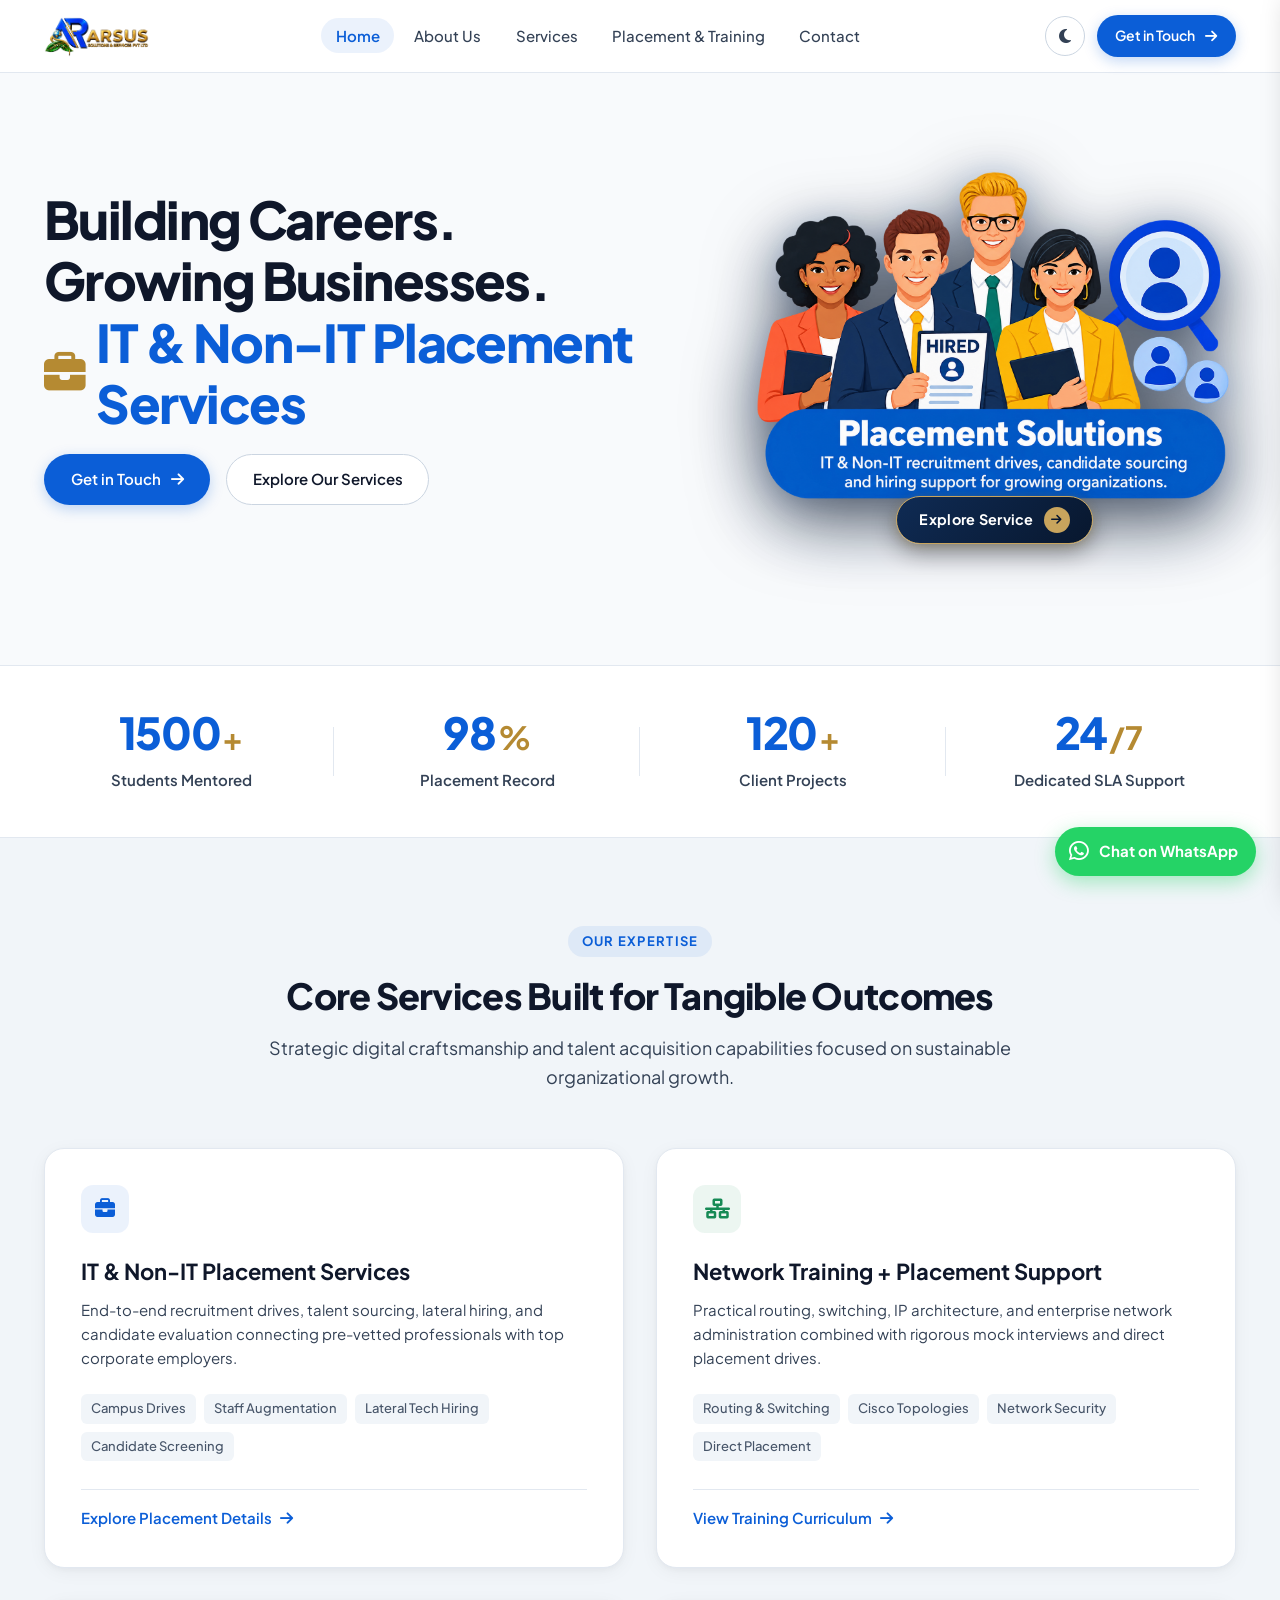
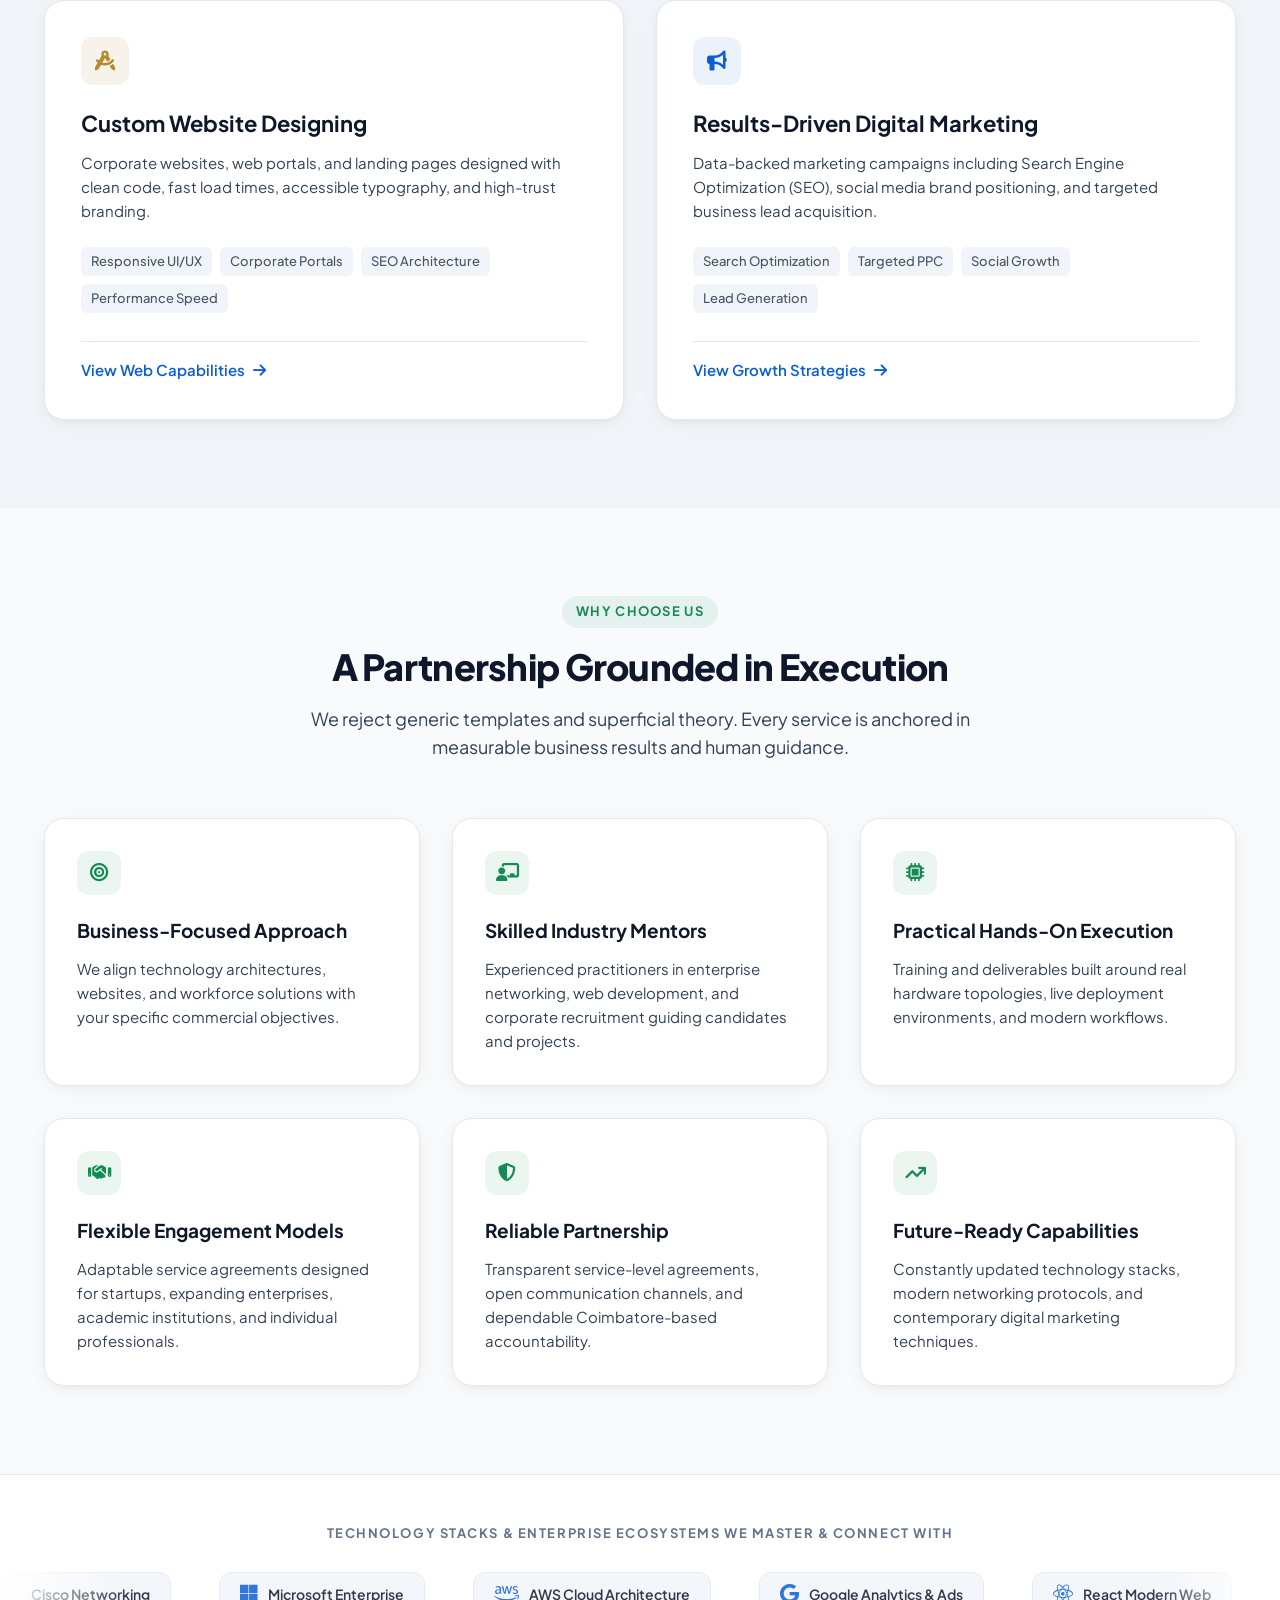
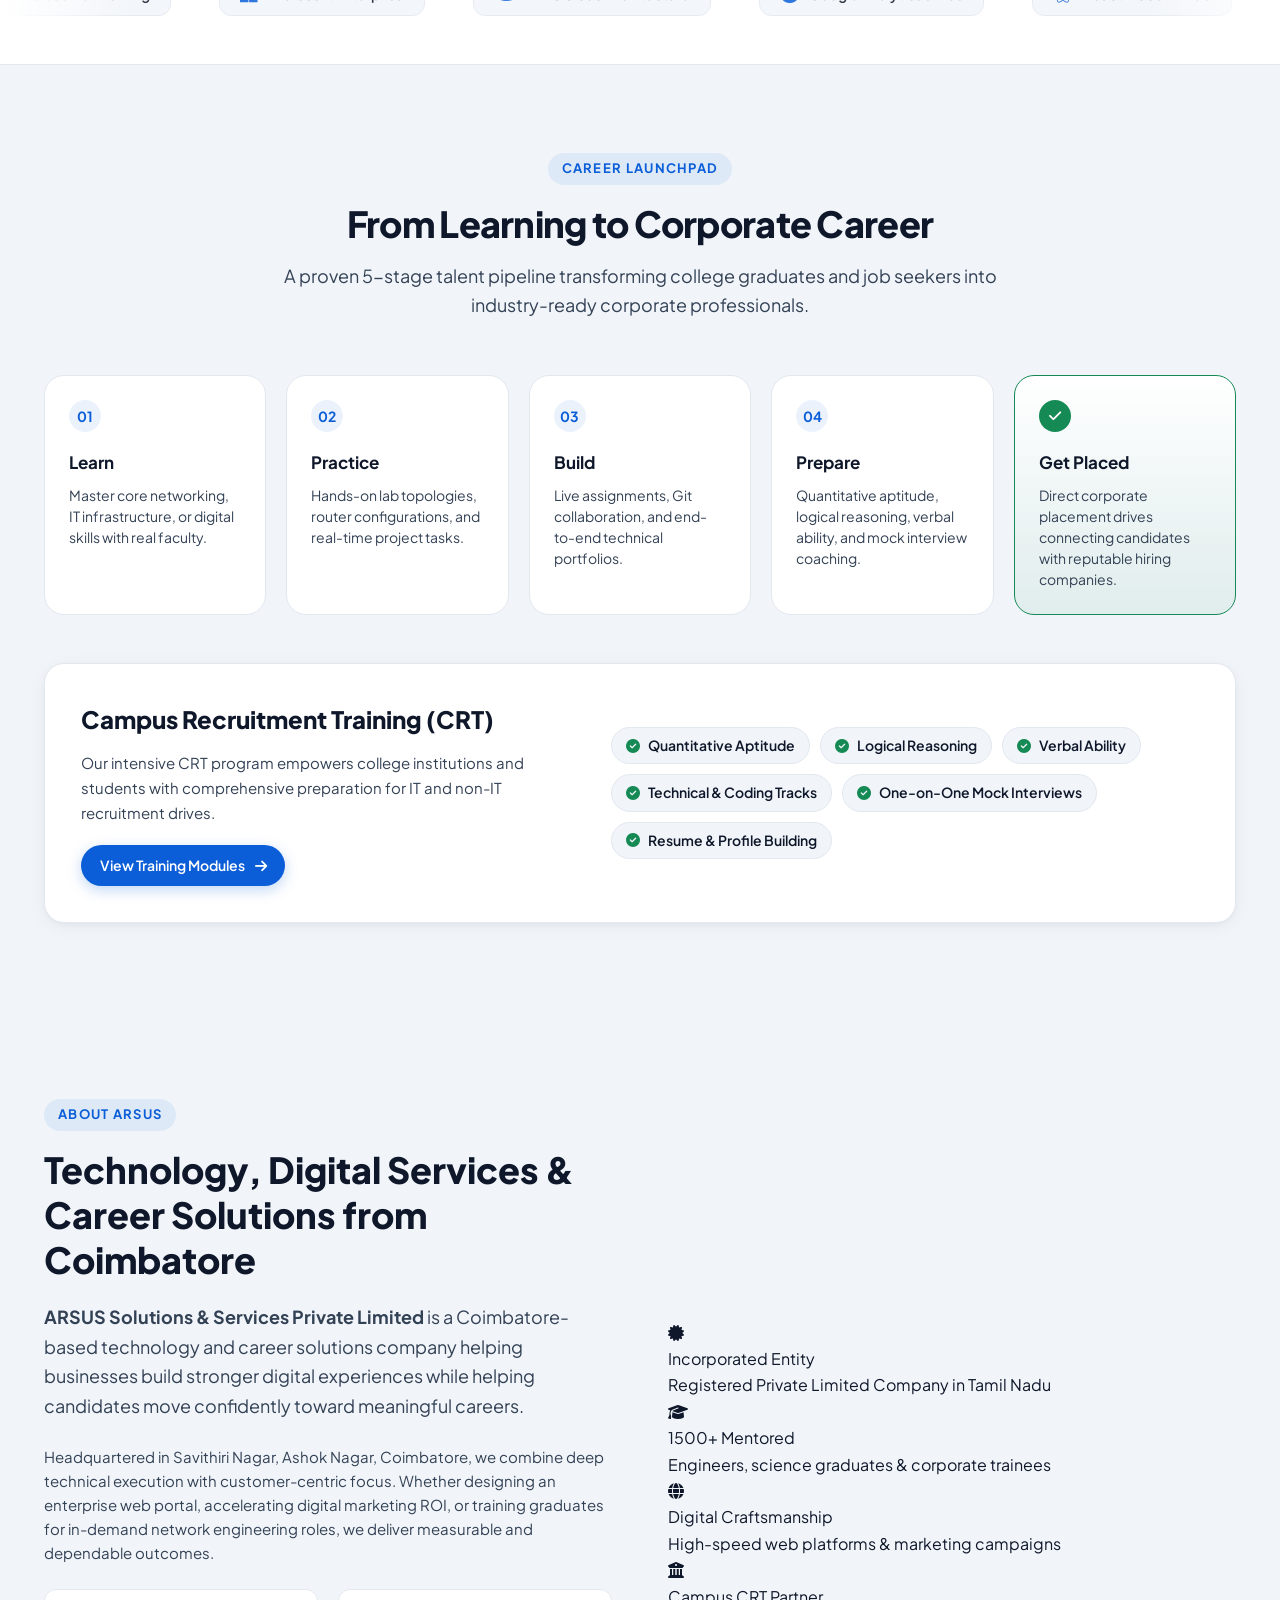
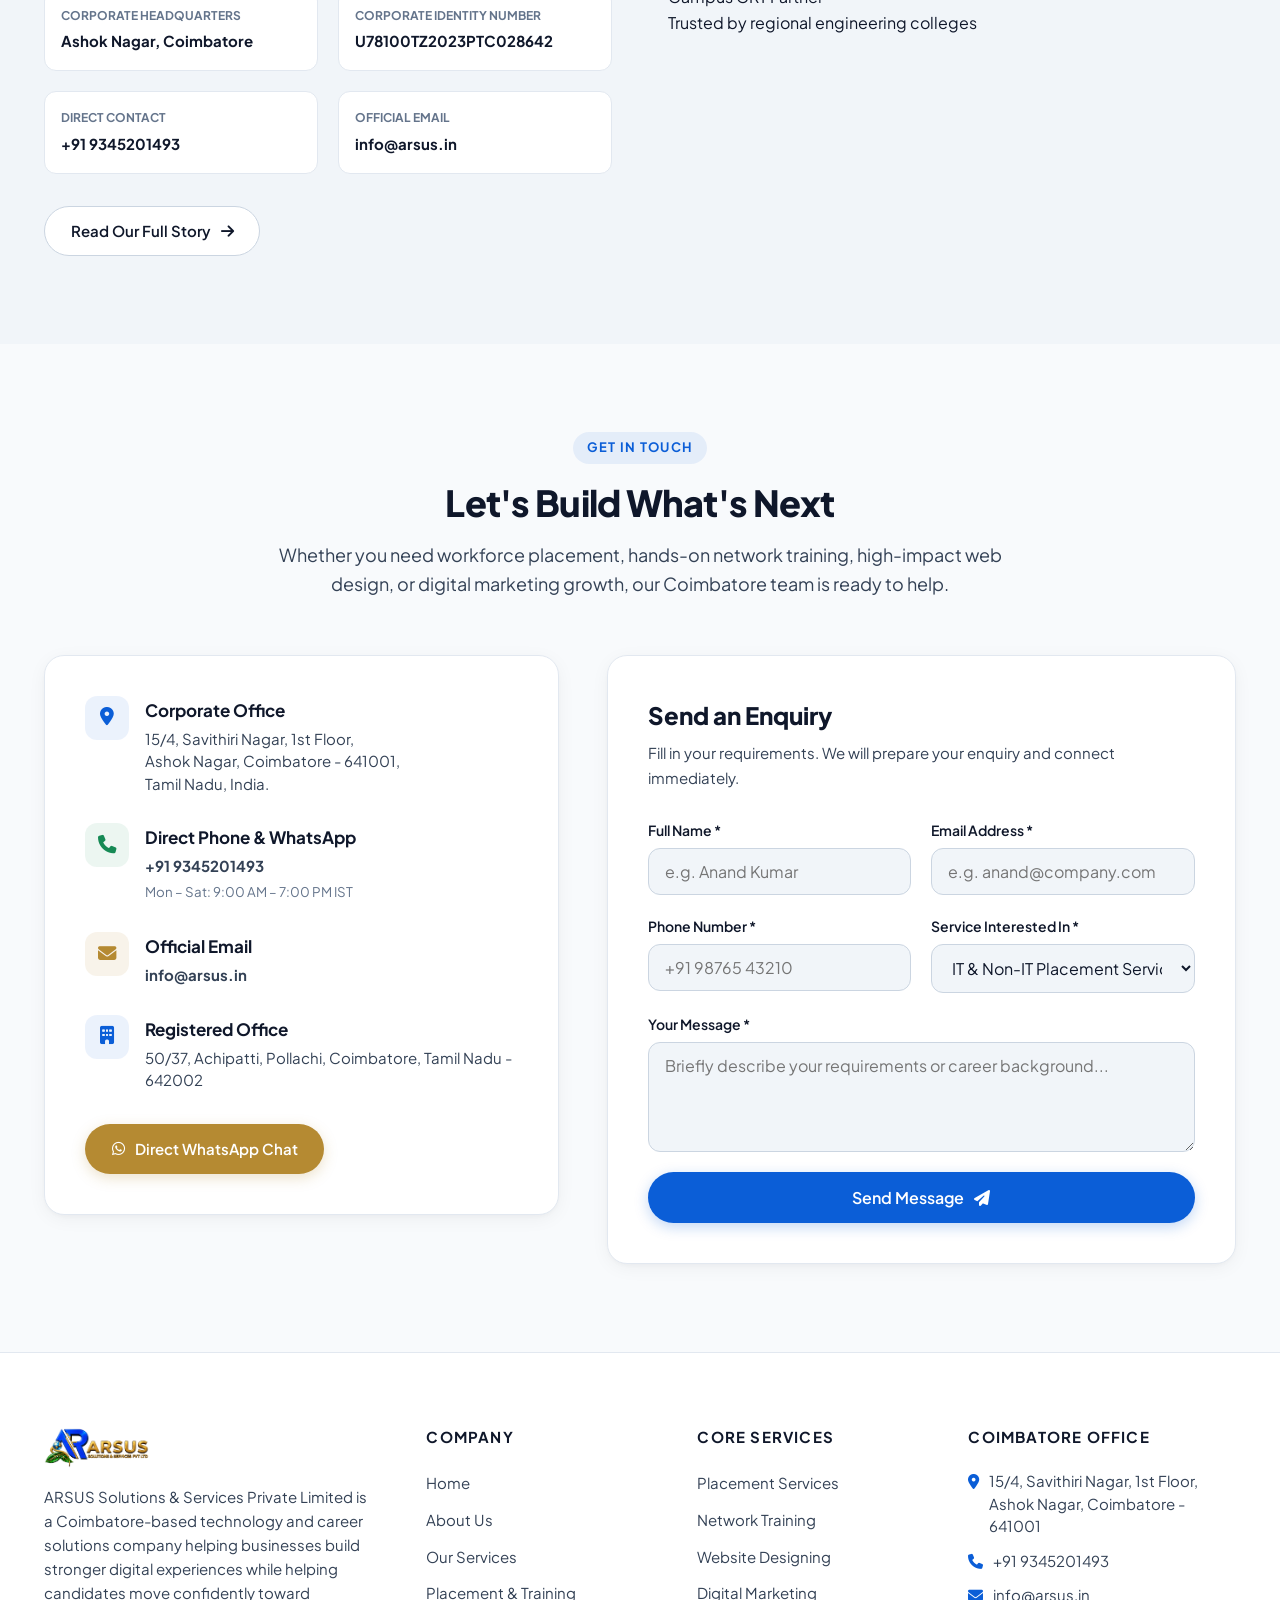
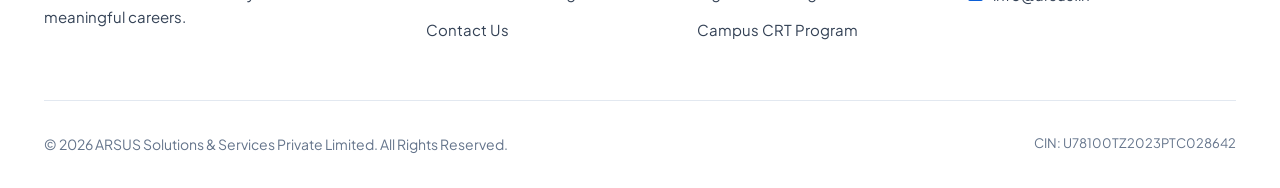
<file: index.html>
<!DOCTYPE html>
<html lang="en" data-theme="light">
<head>
  <meta charset="UTF-8" />
  <meta name="viewport" content="width=device-width, initial-scale=1.0" />
  <title>ARSUS Solutions & Services | Placement, Training & Digital Solutions</title>
  <meta name="description" content="ARSUS Solutions & Services Private Limited is a Coimbatore-based corporate partner specializing in IT & Non-IT Placement Services, Hands-on Network Training, Custom Website Designing, and Performance Digital Marketing." />
  
  <!-- Canonical & SEO -->
  <link rel="canonical" href="https://arsus.in/" />
  <meta property="og:title" content="ARSUS Solutions & Services | Placement, Training & Digital Solutions" />
  <meta property="og:description" content="Coimbatore's premier partner for IT & Non-IT Placement, Network Training with direct placement support, Website Designing, and Digital Marketing." />
  <meta property="og:type" content="website" />
  <meta property="og:url" content="https://arsus.in/" />
  <meta property="og:image" content="logo/favicon.png" />
  <meta name="twitter:card" content="summary_large_image" />

  <!-- Favicon -->
  <link rel="icon" type="image/png" href="logo/favicon.png" />
  <link rel="apple-touch-icon" href="logo/favicon.png" />

  <!-- Typography & Icons -->
  <link rel="preconnect" href="https://fonts.googleapis.com" />
  <link rel="preconnect" href="https://fonts.gstatic.com" crossorigin />
  <link href="https://fonts.googleapis.com/css2?family=Plus+Jakarta+Sans:wght@300;400;500;600;700;800&family=Literata:ital,opsz,wght@0,7..72,400;0,7..72,600;1,7..72,400&family=Space+Grotesk:wght@500;600;700&display=swap" rel="stylesheet" />
  <link rel="stylesheet" href="https://cdnjs.cloudflare.com/ajax/libs/font-awesome/6.5.1/css/all.min.css" />

  <!-- Core Stylesheet -->
  <link rel="stylesheet" href="style.css" />
</head>
<body>

  <!-- ==========================================================================
       01. STICKY MINIMAL NAVIGATION
       ========================================================================== -->
  <header class="site-header">
    <div class="nav-container">
      <a href="index.html" class="brand-link" title="ARSUS Solutions & Services">
        <img src="logo/logof2.png" alt="ARSUS Solutions & Services Logo" class="nav-brand-img" />
      </a>

      <!-- Desktop Nav -->
      <nav aria-label="Main Navigation">
        <ul class="nav-menu">
          <li><a href="index.html" class="nav-link active">Home</a></li>
          <li><a href="about.html" class="nav-link">About Us</a></li>
          <li><a href="services.html" class="nav-link">Services</a></li>
          <li><a href="placement-training.html" class="nav-link">Placement & Training</a></li>
          <li><a href="contact.html" class="nav-link">Contact</a></li>
        </ul>
      </nav>

      <!-- Nav Actions -->
      <div class="nav-actions">
        <button class="theme-toggle-btn" aria-label="Toggle Color Theme" title="Toggle Theme">
          <i class="fa-solid fa-moon"></i>
        </button>
        <a href="#contact" class="btn btn-primary btn-sm">
          <span>Get in Touch</span>
          <i class="fa-solid fa-arrow-right"></i>
        </a>
        <button class="mobile-toggle" id="mobile-toggle" aria-label="Open Navigation Menu">
          <i class="fa-solid fa-bars"></i>
        </button>
      </div>
    </div>
  </header>

  <!-- Mobile Drawer Overlay & Menu -->
  <div class="mobile-drawer-overlay" id="drawer-overlay"></div>
  <aside class="mobile-drawer" id="mobile-drawer" aria-label="Mobile Navigation">
    <div class="drawer-header">
      <img src="logo/logof2.png" alt="ARSUS Logo" class="drawer-brand-img" />
      <button class="drawer-close-btn" id="drawer-close" aria-label="Close Menu">
        <i class="fa-solid fa-xmark"></i>
      </button>
    </div>
    <ul class="drawer-nav-list">
      <li><a href="index.html" class="drawer-nav-link active">Home</a></li>
      <li><a href="about.html" class="drawer-nav-link">About Us</a></li>
      <li><a href="services.html" class="drawer-nav-link">Services</a></li>
      <li><a href="placement-training.html" class="drawer-nav-link">Placement & Training</a></li>
      <li><a href="contact.html" class="drawer-nav-link">Contact Us</a></li>
    </ul>
    <div class="drawer-footer">
      <a href="#contact" class="btn btn-primary w-full text-center">Get in Touch</a>
      <a href="tel:+919345201493" class="btn btn-secondary w-full text-center">
        <i class="fa-solid fa-phone"></i>
        <span>+91 9345201493</span>
      </a>
    </div>
  </aside>

  <main>
    <!-- ==========================================================================
         02. HERO / BANNER SECTION
         ========================================================================== -->
    <section id="hero" class="hero-section">
      <div class="container">
        <div class="hero-grid">
          <!-- Hero Left Column -->
          <div class="hero-content">
            <h1 class="hero-title">
              Building Careers.<br />
              Growing Businesses.<br />
              <span class="hero-rotator-box">
                <span class="hero-rotator-phrase active"><i class="fa-solid fa-briefcase"></i> IT &amp; Non-IT Placement Services</span>
                <span class="hero-rotator-phrase"><i class="fa-solid fa-network-wired"></i> Network Training + Placement Support</span>
                <span class="hero-rotator-phrase"><i class="fa-solid fa-laptop-code"></i> Custom Website Designing</span>
                <span class="hero-rotator-phrase"><i class="fa-solid fa-chart-line"></i> Performance Digital Marketing</span>
              </span>
            </h1>


            <div class="hero-actions">
              <a href="#contact" class="btn btn-primary">
                <span>Get in Touch</span>
                <i class="fa-solid fa-arrow-right"></i>
              </a>
              <a href="#expertise" class="btn btn-secondary">
                <span>Explore Our Services</span>
              </a>
            </div>
          </div>

          <!-- Hero Right Column: 4 Services Floating Stacked Deck (4s Shuffle Loop) -->
          <div class="hero-visual">
            <div class="hero-deck-container" id="hero-deck-container" aria-label="ARSUS Core Services Deck">
              <div class="hero-deck-stack" id="hero-deck-stack">
                <!-- Card 1: Placement Solutions -->
                <div class="deck-card pos-0" data-card-idx="0">
                  <div class="deck-card-visual">
                    <img src="card img/Placement Solutions Recruitment Team.png" alt="Placement Solutions Visual" class="deck-card-img" />
                    <a href="services.html#placement" class="card-action-link" aria-label="Explore Placement Service">
                      <span class="learn">Explore Service</span>
                      <span class="arrow"><i class="fa-solid fa-arrow-right"></i></span>
                    </a>
                  </div>
                </div>

                <!-- Card 2: Network Training -->
                <div class="deck-card pos-1" data-card-idx="1">
                  <div class="deck-card-visual">
                    <img src="card img/Network Training Collaboration Illustration.png" alt="Network Training Visual" class="deck-card-img" />
                    <a href="services.html#networking" class="card-action-link" aria-label="Explore Networking Service">
                      <span class="learn">Explore Service</span>
                      <span class="arrow"><i class="fa-solid fa-arrow-right"></i></span>
                    </a>
                  </div>
                </div>

                <!-- Card 3: Website Designing -->
                <div class="deck-card pos-2" data-card-idx="2">
                  <div class="deck-card-visual">
                    <img src="card img/Website Designing Team Banner.png" alt="Website Designing Visual" class="deck-card-img" />
                    <a href="services.html#web-design" class="card-action-link" aria-label="Explore Web Design Service">
                      <span class="learn">Explore Service</span>
                      <span class="arrow"><i class="fa-solid fa-arrow-right"></i></span>
                    </a>
                  </div>
                </div>

                <!-- Card 4: Digital Marketing -->
                <div class="deck-card pos-3" data-card-idx="3">
                  <div class="deck-card-visual">
                    <img src="card img/Digital Marketing Growth Team.png" alt="Digital Marketing Visual" class="deck-card-img" />
                    <a href="services.html#digital-marketing" class="card-action-link" aria-label="Explore Digital Marketing Service">
                      <span class="learn">Explore Service</span>
                      <span class="arrow"><i class="fa-solid fa-arrow-right"></i></span>
                    </a>
                  </div>
                </div>
              </div>
            </div>
          </div>
        </div>
      </div>
    </section>

    <!-- ==========================================================================
         03. IMPACT / TRUST STATISTICS (MOVED BELOW HERO)
         ========================================================================== -->
    <section class="stats-section" id="stats">
      <div class="container">
        <div class="stats-grid">
          <div class="stat-item">
            <div class="stat-number-wrap">
              <span class="stat-number" data-target="1500">1500</span>
              <span class="stat-suffix">+</span>
            </div>
            <span class="stat-label">Students Mentored</span>
          </div>

          <div class="stat-item">
            <div class="stat-number-wrap">
              <span class="stat-number" data-target="98">98</span>
              <span class="stat-suffix">%</span>
            </div>
            <span class="stat-label">Placement Record</span>
          </div>

          <div class="stat-item">
            <div class="stat-number-wrap">
              <span class="stat-number" data-target="120">120</span>
              <span class="stat-suffix">+</span>
            </div>
            <span class="stat-label">Client Projects</span>
          </div>

          <div class="stat-item">
            <div class="stat-number-wrap">
              <span class="stat-number" data-target="24">24</span>
              <span class="stat-suffix">/7</span>
            </div>
            <span class="stat-label">Dedicated SLA Support</span>
          </div>
        </div>
      </div>
    </section>

    <!-- ==========================================================================
         04. OUR EXPERTISE (THE 4 NEW CORE SERVICES)
         ========================================================================== -->
    <section class="section section-alt" id="expertise">
      <div class="container">
        <div class="section-header">
          <span class="section-eyebrow">OUR EXPERTISE</span>
          <h2 class="section-title">Core Services Built for Tangible Outcomes</h2>
          <p class="section-subtitle">
            Strategic digital craftsmanship and talent acquisition capabilities focused on sustainable organizational growth.
          </p>
        </div>

        <div class="services-grid-4">
          <!-- 01: IT / NON-IT PLACEMENT SERVICES -->
          <article class="service-card">
            <div class="service-card-top">
              <div class="service-icon-box blue">
                <i class="fa-solid fa-briefcase"></i>
              </div>
            </div>
            <h3 class="service-title">IT & Non-IT Placement Services</h3>
            <p class="service-desc">
              End-to-end recruitment drives, talent sourcing, lateral hiring, and candidate evaluation connecting pre-vetted professionals with top corporate employers.
            </p>

            <div class="service-tags">
              <span class="service-tag">Campus Drives</span>
              <span class="service-tag">Staff Augmentation</span>
              <span class="service-tag">Lateral Tech Hiring</span>
              <span class="service-tag">Candidate Screening</span>
            </div>

            <div class="service-card-action">
              <a href="services.html#placement" class="service-card-link">
                <span>Explore Placement Details</span>
                <i class="fa-solid fa-arrow-right"></i>
              </a>
            </div>
          </article>

          <!-- 02: NETWORK TRAINING + PLACEMENT SUPPORT -->
          <article class="service-card">
            <div class="service-card-top">
              <div class="service-icon-box green">
                <i class="fa-solid fa-network-wired"></i>
              </div>
            </div>
            <h3 class="service-title">Network Training + Placement Support</h3>
            <p class="service-desc">
              Practical routing, switching, IP architecture, and enterprise network administration combined with rigorous mock interviews and direct placement drives.
            </p>

            <div class="service-tags">
              <span class="service-tag">Routing & Switching</span>
              <span class="service-tag">Cisco Topologies</span>
              <span class="service-tag">Network Security</span>
              <span class="service-tag">Direct Placement</span>
            </div>

            <div class="service-card-action">
              <a href="services.html#networking" class="service-card-link">
                <span>View Training Curriculum</span>
                <i class="fa-solid fa-arrow-right"></i>
              </a>
            </div>
          </article>

          <!-- 03: WEBSITE DESIGNING -->
          <article class="service-card">
            <div class="service-card-top">
              <div class="service-icon-box gold">
                <i class="fa-solid fa-compass-drafting"></i>
              </div>
            </div>
            <h3 class="service-title">Custom Website Designing</h3>
            <p class="service-desc">
              Corporate websites, web portals, and landing pages designed with clean code, fast load times, accessible typography, and high-trust branding.
            </p>

            <div class="service-tags">
              <span class="service-tag">Responsive UI/UX</span>
              <span class="service-tag">Corporate Portals</span>
              <span class="service-tag">SEO Architecture</span>
              <span class="service-tag">Performance Speed</span>
            </div>

            <div class="service-card-action">
              <a href="services.html#web-design" class="service-card-link">
                <span>View Web Capabilities</span>
                <i class="fa-solid fa-arrow-right"></i>
              </a>
            </div>
          </article>

          <!-- 04: DIGITAL MARKETING -->
          <article class="service-card">
            <div class="service-card-top">
              <div class="service-icon-box blue">
                <i class="fa-solid fa-bullhorn"></i>
              </div>
            </div>
            <h3 class="service-title">Results-Driven Digital Marketing</h3>
            <p class="service-desc">
              Data-backed marketing campaigns including Search Engine Optimization (SEO), social media brand positioning, and targeted business lead acquisition.
            </p>

            <div class="service-tags">
              <span class="service-tag">Search Optimization</span>
              <span class="service-tag">Targeted PPC</span>
              <span class="service-tag">Social Growth</span>
              <span class="service-tag">Lead Generation</span>
            </div>

            <div class="service-card-action">
              <a href="services.html#digital-marketing" class="service-card-link">
                <span>View Growth Strategies</span>
                <i class="fa-solid fa-arrow-right"></i>
              </a>
            </div>
          </article>
        </div>
      </div>
    </section>

    <!-- ==========================================================================
         05. WHY ARSUS SECTION
         ========================================================================== -->
    <section class="section" id="why-arsus">
      <div class="container">
        <div class="section-header">
          <span class="section-eyebrow green">WHY CHOOSE US</span>
          <h2 class="section-title">A Partnership Grounded in Execution</h2>
          <p class="section-subtitle">
            We reject generic templates and superficial theory. Every service is anchored in measurable business results and human guidance.
          </p>
        </div>

        <div class="why-grid">
          <div class="why-card">
            <div class="why-icon"><i class="fa-solid fa-bullseye"></i></div>
            <h3 class="why-title">Business-Focused Approach</h3>
            <p class="why-desc">
              We align technology architectures, websites, and workforce solutions with your specific commercial objectives.
            </p>
          </div>

          <div class="why-card">
            <div class="why-icon"><i class="fa-solid fa-chalkboard-user"></i></div>
            <h3 class="why-title">Skilled Industry Mentors</h3>
            <p class="why-desc">
              Experienced practitioners in enterprise networking, web development, and corporate recruitment guiding candidates and projects.
            </p>
          </div>

          <div class="why-card">
            <div class="why-icon"><i class="fa-solid fa-microchip"></i></div>
            <h3 class="why-title">Practical Hands-On Execution</h3>
            <p class="why-desc">
              Training and deliverables built around real hardware topologies, live deployment environments, and modern workflows.
            </p>
          </div>

          <div class="why-card">
            <div class="why-icon"><i class="fa-solid fa-handshake"></i></div>
            <h3 class="why-title">Flexible Engagement Models</h3>
            <p class="why-desc">
              Adaptable service agreements designed for startups, expanding enterprises, academic institutions, and individual professionals.
            </p>
          </div>

          <div class="why-card">
            <div class="why-icon"><i class="fa-solid fa-shield-halved"></i></div>
            <h3 class="why-title">Reliable Partnership</h3>
            <p class="why-desc">
              Transparent service-level agreements, open communication channels, and dependable Coimbatore-based accountability.
            </p>
          </div>

          <div class="why-card">
            <div class="why-icon"><i class="fa-solid fa-arrow-trend-up"></i></div>
            <h3 class="why-title">Future-Ready Capabilities</h3>
            <p class="why-desc">
              Constantly updated technology stacks, modern networking protocols, and contemporary digital marketing techniques.
            </p>
          </div>
        </div>
      </div>
    </section>

    <!-- ==========================================================================
         06. TRUSTED BY / CLIENT LOGO MARQUEE (CONTINUOUS LOOP)
         ========================================================================== -->
    <section class="marquee-section" id="partners">
      <div class="marquee-header">
        <p>Technology Stacks & Enterprise Ecosystems We Master & Connect With</p>
      </div>

      <div class="marquee-track-wrap" aria-label="Technology & Placement Ecosystem">
        <!-- Duplicate set ensures 100% gapless infinite loop -->
        <div class="marquee-track">
          <div class="client-logo-item"><i class="fa-brands fa-cisco"></i> <span>Cisco Networking</span></div>
          <div class="client-logo-item"><i class="fa-brands fa-microsoft"></i> <span>Microsoft Enterprise</span></div>
          <div class="client-logo-item"><i class="fa-brands fa-aws"></i> <span>AWS Cloud Architecture</span></div>
          <div class="client-logo-item"><i class="fa-brands fa-google"></i> <span>Google Analytics & Ads</span></div>
          <div class="client-logo-item"><i class="fa-brands fa-react"></i> <span>React Modern Web</span></div>
          <div class="client-logo-item"><i class="fa-brands fa-node-js"></i> <span>Node.js Backend</span></div>
          <div class="client-logo-item"><i class="fa-brands fa-python"></i> <span>Python Data Systems</span></div>
          <div class="client-logo-item"><i class="fa-brands fa-linux"></i> <span>Linux Server Admin</span></div>
          <div class="client-logo-item"><i class="fa-brands fa-wordpress"></i> <span>WordPress Portals</span></div>
          
          <!-- Cloned Set for Seamless Infinite Loop -->
          <div class="client-logo-item"><i class="fa-brands fa-cisco"></i> <span>Cisco Networking</span></div>
          <div class="client-logo-item"><i class="fa-brands fa-microsoft"></i> <span>Microsoft Enterprise</span></div>
          <div class="client-logo-item"><i class="fa-brands fa-aws"></i> <span>AWS Cloud Architecture</span></div>
          <div class="client-logo-item"><i class="fa-brands fa-google"></i> <span>Google Analytics & Ads</span></div>
          <div class="client-logo-item"><i class="fa-brands fa-react"></i> <span>React Modern Web</span></div>
          <div class="client-logo-item"><i class="fa-brands fa-node-js"></i> <span>Node.js Backend</span></div>
          <div class="client-logo-item"><i class="fa-brands fa-python"></i> <span>Python Data Systems</span></div>
          <div class="client-logo-item"><i class="fa-brands fa-linux"></i> <span>Linux Server Admin</span></div>
          <div class="client-logo-item"><i class="fa-brands fa-wordpress"></i> <span>WordPress Portals</span></div>
        </div>
      </div>
    </section>

    <!-- ==========================================================================
         07. CAREER & PLACEMENT ECOSYSTEM (5-STAGE TIMELINE)
         ========================================================================== -->
    <section class="section section-alt" id="career">
      <div class="container">
        <div class="section-header">
          <span class="section-eyebrow">CAREER LAUNCHPAD</span>
          <h2 class="section-title">From Learning to Corporate Career</h2>
          <p class="section-subtitle">
            A proven 5-stage talent pipeline transforming college graduates and job seekers into industry-ready corporate professionals.
          </p>
        </div>

        <div class="career-timeline-grid">
          <div class="career-step-card">
            <div class="step-num-badge">01</div>
            <h3 class="step-title">Learn</h3>
            <p class="step-desc">Master core networking, IT infrastructure, or digital skills with real faculty.</p>
          </div>

          <div class="career-step-card">
            <div class="step-num-badge">02</div>
            <h3 class="step-title">Practice</h3>
            <p class="step-desc">Hands-on lab topologies, router configurations, and real-time project tasks.</p>
          </div>

          <div class="career-step-card">
            <div class="step-num-badge">03</div>
            <h3 class="step-title">Build</h3>
            <p class="step-desc">Live assignments, Git collaboration, and end-to-end technical portfolios.</p>
          </div>

          <div class="career-step-card">
            <div class="step-num-badge">04</div>
            <h3 class="step-title">Prepare</h3>
            <p class="step-desc">Quantitative aptitude, logical reasoning, verbal ability, and mock interview coaching.</p>
          </div>

          <div class="career-step-card highlight">
            <div class="step-num-badge"><i class="fa-solid fa-check"></i></div>
            <h3 class="step-title">Get Placed</h3>
            <p class="step-desc">Direct corporate placement drives connecting candidates with reputable hiring companies.</p>
          </div>
        </div>

        <!-- Campus Recruitment Training (CRT) Spotlight -->
        <div class="crt-banner">
          <div class="crt-content">
            <h3>Campus Recruitment Training (CRT)</h3>
            <p>
              Our intensive CRT program empowers college institutions and students with comprehensive preparation for IT and non-IT recruitment drives.
            </p>
            <a href="placement-training.html" class="btn btn-primary btn-sm">
              <span>View Training Modules</span>
              <i class="fa-solid fa-arrow-right"></i>
            </a>
          </div>
          <div class="crt-pills">
            <div class="crt-pill"><i class="fa-solid fa-circle-check"></i> Quantitative Aptitude</div>
            <div class="crt-pill"><i class="fa-solid fa-circle-check"></i> Logical Reasoning</div>
            <div class="crt-pill"><i class="fa-solid fa-circle-check"></i> Verbal Ability</div>
            <div class="crt-pill"><i class="fa-solid fa-circle-check"></i> Technical & Coding Tracks</div>
            <div class="crt-pill"><i class="fa-solid fa-circle-check"></i> One-on-One Mock Interviews</div>
            <div class="crt-pill"><i class="fa-solid fa-circle-check"></i> Resume & Profile Building</div>
          </div>
        </div>
      </div>
    </section>


    <!-- ==========================================================================
         09. ABOUT ARSUS SECTION (MOVED DOWN & REWRITTEN NATURALLY)
         ========================================================================== -->
    <section class="section section-alt" id="about">
      <div class="container">
        <div class="about-grid">
          <div class="about-content">
            <span class="section-eyebrow">ABOUT ARSUS</span>
            <h2>Technology, Digital Services & Career Solutions from Coimbatore</h2>
            <p class="about-lead">
              <strong>ARSUS Solutions & Services Private Limited</strong> is a Coimbatore-based technology and career solutions company helping businesses build stronger digital experiences while helping candidates move confidently toward meaningful careers.
            </p>
            <p class="why-desc" style="margin-bottom: 1.5rem;">
              Headquartered in Savithiri Nagar, Ashok Nagar, Coimbatore, we combine deep technical execution with customer-centric focus. Whether designing an enterprise web portal, accelerating digital marketing ROI, or training graduates for in-demand network engineering roles, we deliver measurable and dependable outcomes.
            </p>

            <div class="about-credentials">
              <div class="credential-item">
                <div class="title">Corporate Headquarters</div>
                <div class="val">Ashok Nagar, Coimbatore</div>
              </div>
              <div class="credential-item">
                <div class="title">Corporate Identity Number</div>
                <div class="val">U78100TZ2023PTC028642</div>
              </div>
              <div class="credential-item">
                <div class="title">Direct Contact</div>
                <div class="val">+91 9345201493</div>
              </div>
              <div class="credential-item">
                <div class="title">Official Email</div>
                <div class="val">info@arsus.in</div>
              </div>
            </div>

            <a href="about.html" class="btn btn-secondary">
              <span>Read Our Full Story</span>
              <i class="fa-solid fa-arrow-right"></i>
            </a>
          </div>

          <div class="about-visual">
            <div class="ecosystem-composition" style="max-width: 100%;">
              <div class="eco-card">
                <div class="eco-card-icon blue"><i class="fa-solid fa-certificate"></i></div>
                <div class="eco-card-title">Incorporated Entity</div>
                <div class="eco-card-sub">Registered Private Limited Company in Tamil Nadu</div>
              </div>
              <div class="eco-card">
                <div class="eco-card-icon green"><i class="fa-solid fa-graduation-cap"></i></div>
                <div class="eco-card-title">1500+ Mentored</div>
                <div class="eco-card-sub">Engineers, science graduates & corporate trainees</div>
              </div>
              <div class="eco-card">
                <div class="eco-card-icon gold"><i class="fa-solid fa-globe"></i></div>
                <div class="eco-card-title">Digital Craftsmanship</div>
                <div class="eco-card-sub">High-speed web platforms & marketing campaigns</div>
              </div>
              <div class="eco-card">
                <div class="eco-card-icon navy"><i class="fa-solid fa-building-columns"></i></div>
                <div class="eco-card-title">Campus CRT Partner</div>
                <div class="eco-card-sub">Trusted by regional engineering colleges</div>
              </div>
            </div>
          </div>
        </div>
      </div>
    </section>

    <!-- ==========================================================================
         10. CONTACT SECTION & WHATSAPP FORM
         ========================================================================== -->
    <section class="section" id="contact">
      <div class="container">
        <div class="section-header">
          <span class="section-eyebrow">GET IN TOUCH</span>
          <h2 class="section-title">Let's Build What's Next</h2>
          <p class="section-subtitle">
            Whether you need workforce placement, hands-on network training, high-impact web design, or digital marketing growth, our Coimbatore team is ready to help.
          </p>
        </div>

        <div class="contact-grid">
          <!-- Left Info Panel -->
          <div class="contact-info-panel">
            <div class="contact-block">
              <div class="contact-block-icon">
                <i class="fa-solid fa-location-dot"></i>
              </div>
              <div class="contact-block-body">
                <h4>Corporate Office</h4>
                <p>
                  15/4, Savithiri Nagar, 1st Floor,<br />
                  Ashok Nagar, Coimbatore - 641001,<br />
                  Tamil Nadu, India.
                </p>
              </div>
            </div>

            <div class="contact-block">
              <div class="contact-block-icon green">
                <i class="fa-solid fa-phone"></i>
              </div>
              <div class="contact-block-body">
                <h4>Direct Phone & WhatsApp</h4>
                <p><a href="tel:+919345201493"><strong>+91 9345201493</strong></a></p>
                <small style="color: var(--text-muted);">Mon – Sat: 9:00 AM – 7:00 PM IST</small>
              </div>
            </div>

            <div class="contact-block">
              <div class="contact-block-icon gold">
                <i class="fa-solid fa-envelope"></i>
              </div>
              <div class="contact-block-body">
                <h4>Official Email</h4>
                <p><a href="mailto:info@arsus.in"><strong>info@arsus.in</strong></a></p>
              </div>
            </div>

            <div class="contact-block">
              <div class="contact-block-icon">
                <i class="fa-solid fa-building"></i>
              </div>
              <div class="contact-block-body">
                <h4>Registered Office</h4>
                <p>50/37, Achipatti, Pollachi, Coimbatore, Tamil Nadu - 642002</p>
              </div>
            </div>

            <div style="margin-top: 2rem;">
              <a href="https://wa.me/919345201493?text=Hello%20ARSUS%20Team%2C%20I%20would%20like%20to%20know%20more%20about%20your%20services." target="_blank" rel="noopener noreferrer" class="btn btn-gold w-full text-center">
                <i class="fa-brands fa-whatsapp"></i>
                <span>Direct WhatsApp Chat</span>
              </a>
            </div>
          </div>

          <!-- Right Interactive Form with WhatsApp Pre-Fill Flow -->
          <div class="contact-form-panel">
            <div class="form-header">
              <h3>Send an Enquiry</h3>
              <p>Fill in your requirements. We will prepare your enquiry and connect immediately.</p>
            </div>

            <form id="contact-form" class="contact-form" novalidate>
              <div class="form-row">
                <div class="form-group">
                  <label class="form-label" for="form-name">Full Name *</label>
                  <input type="text" id="form-name" class="form-input" placeholder="e.g. Anand Kumar" required />
                </div>
                <div class="form-group">
                  <label class="form-label" for="form-email">Email Address *</label>
                  <input type="email" id="form-email" class="form-input" placeholder="e.g. anand@company.com" required />
                </div>
              </div>

              <div class="form-row">
                <div class="form-group">
                  <label class="form-label" for="form-phone">Phone Number *</label>
                  <input type="tel" id="form-phone" class="form-input" placeholder="+91 98765 43210" required />
                </div>
                <div class="form-group">
                  <label class="form-label" for="form-service">Service Interested In *</label>
                  <select id="form-service" class="form-select">
                    <option value="IT & Non-IT Placement Services">IT & Non-IT Placement Services</option>
                    <option value="Network Training + Placement Support">Network Training + Placement Support</option>
                    <option value="Website Designing">Website Designing</option>
                    <option value="Digital Marketing">Digital Marketing</option>
                    <option value="General Consultation">General Consultation</option>
                  </select>
                </div>
              </div>

              <div class="form-group">
                <label class="form-label" for="form-message">Your Message *</label>
                <textarea id="form-message" class="form-textarea" rows="4" placeholder="Briefly describe your requirements or career background..." required></textarea>
              </div>

              <button type="submit" class="btn btn-primary form-submit-btn">
                <span>Send Message</span>
                <i class="fa-solid fa-paper-plane"></i>
              </button>

              <div id="form-feedback" class="form-feedback" role="alert"></div>
            </form>
          </div>
        </div>
      </div>
    </section>
  </main>

  <!-- ==========================================================================
       11. MINIMAL CORPORATE FOOTER
       ========================================================================== -->
  <footer class="site-footer">
    <div class="container">
      <div class="footer-grid">
        <div class="footer-brand-col">
          <a href="index.html" class="brand-link">
            <img src="logo/logof2.png" alt="ARSUS Logo" class="footer-brand-img" />
          </a>
          <p class="footer-desc">
            ARSUS Solutions & Services Private Limited is a Coimbatore-based technology and career solutions company helping businesses build stronger digital experiences while helping candidates move confidently toward meaningful careers.
          </p>
        </div>

        <div class="footer-col">
          <h5>Company</h5>
          <ul class="footer-links">
            <li><a href="index.html">Home</a></li>
            <li><a href="about.html">About Us</a></li>
            <li><a href="services.html">Our Services</a></li>
            <li><a href="placement-training.html">Placement & Training</a></li>
            <li><a href="contact.html">Contact Us</a></li>
          </ul>
        </div>

        <div class="footer-col">
          <h5>Core Services</h5>
          <ul class="footer-links">
            <li><a href="services.html#placement">Placement Services</a></li>
            <li><a href="services.html#networking">Network Training</a></li>
            <li><a href="services.html#web-design">Website Designing</a></li>
            <li><a href="services.html#digital-marketing">Digital Marketing</a></li>
            <li><a href="placement-training.html">Campus CRT Program</a></li>
          </ul>
        </div>

        <div class="footer-col">
          <h5>Coimbatore Office</h5>
          <div class="footer-contact-item">
            <i class="fa-solid fa-location-dot"></i>
            <span>15/4, Savithiri Nagar, 1st Floor, Ashok Nagar, Coimbatore - 641001</span>
          </div>
          <div class="footer-contact-item">
            <i class="fa-solid fa-phone"></i>
            <a href="tel:+919345201493">+91 9345201493</a>
          </div>
          <div class="footer-contact-item">
            <i class="fa-solid fa-envelope"></i>
            <a href="mailto:info@arsus.in">info@arsus.in</a>
          </div>
        </div>
      </div>

      <div class="footer-bottom">
        <p>&copy; 2026 ARSUS Solutions & Services Private Limited. All Rights Reserved.</p>
        <span class="footer-cin">CIN: U78100TZ2023PTC028642</span>
      </div>
    </div>
  </footer>

  <!-- ==========================================================================
       12. FLOATING WHATSAPP BUTTON (BOTTOM RIGHT)
       ========================================================================== -->
  <a href="https://wa.me/919345201493?text=Hello%20ARSUS%20Team%2C%20I%20would%20like%20to%20know%20more%20about%20your%20services." target="_blank" rel="noopener noreferrer" class="floating-whatsapp" aria-label="Chat on WhatsApp" title="Chat on WhatsApp">
    <i class="fa-brands fa-whatsapp"></i>
    <span>Chat on WhatsApp</span>
  </a>

  <!-- Script -->
  <script src="app.js"></script>
</body>
</html>
</file>
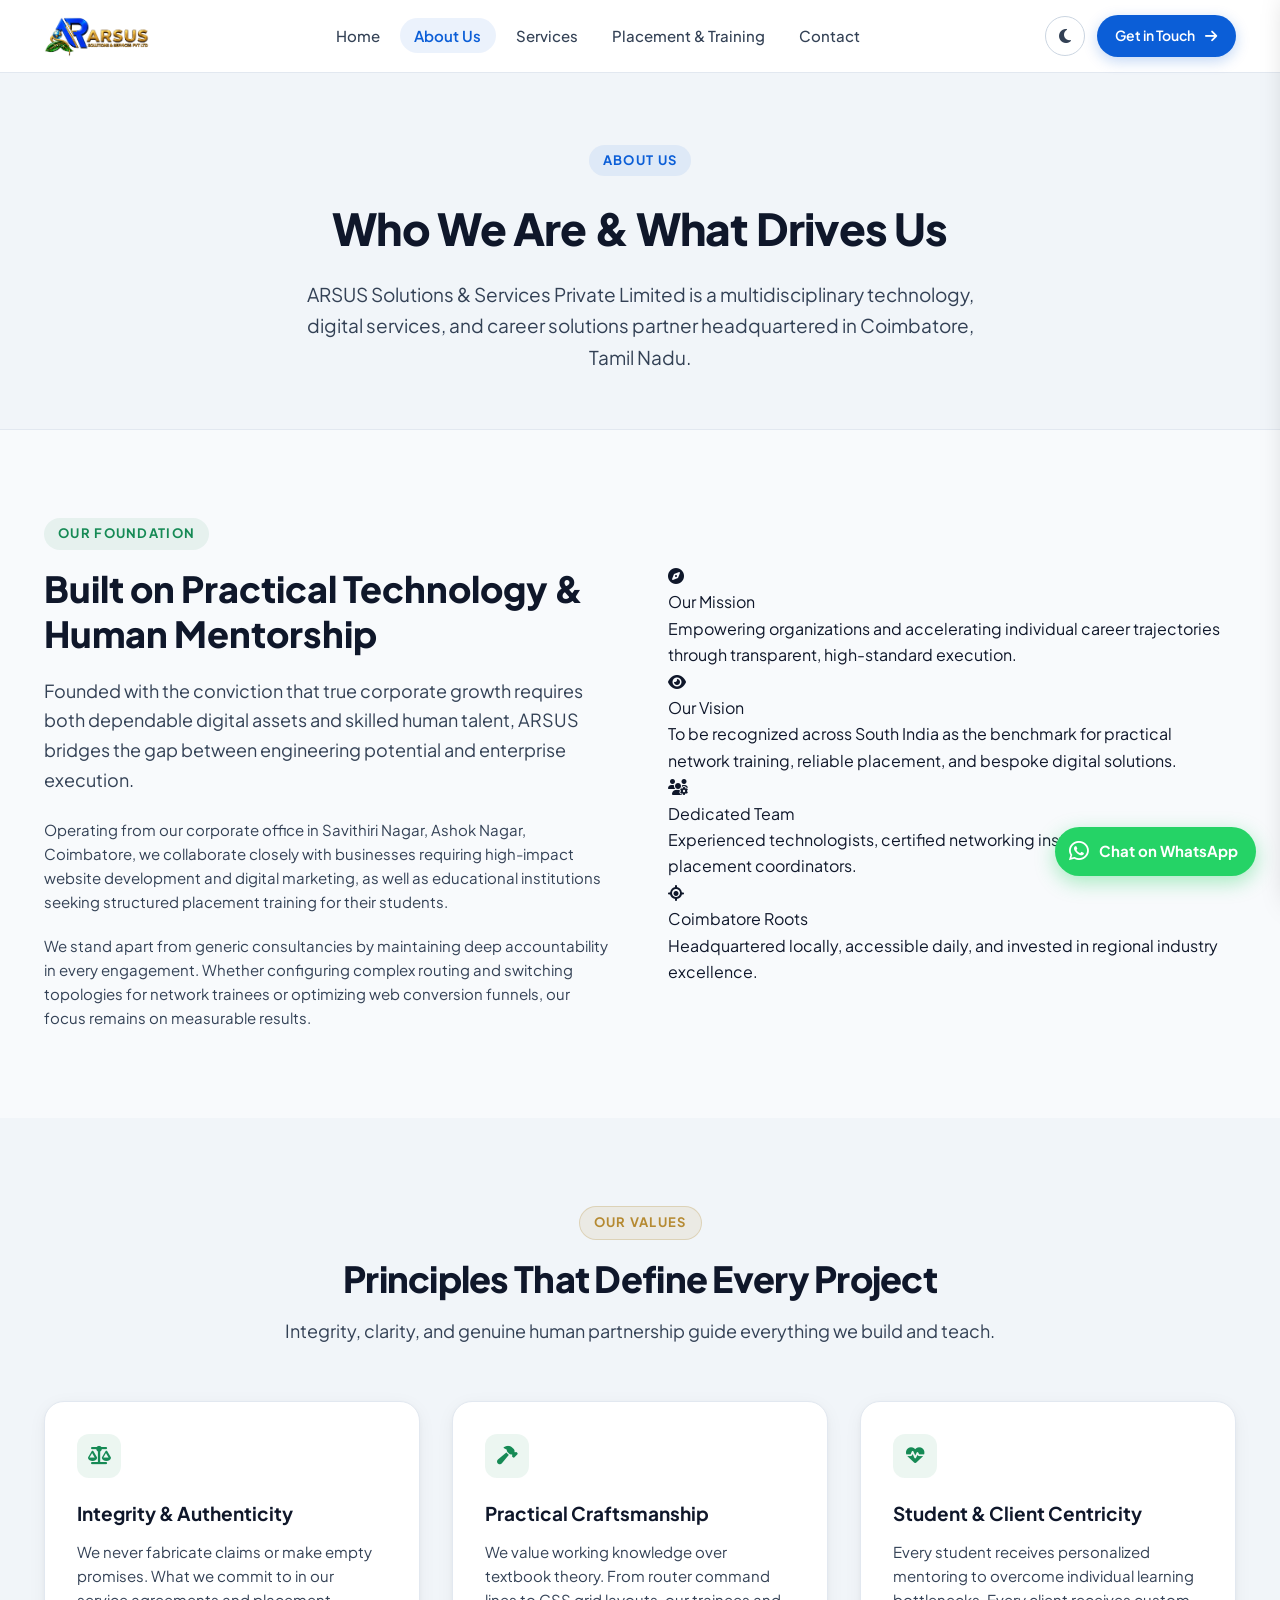
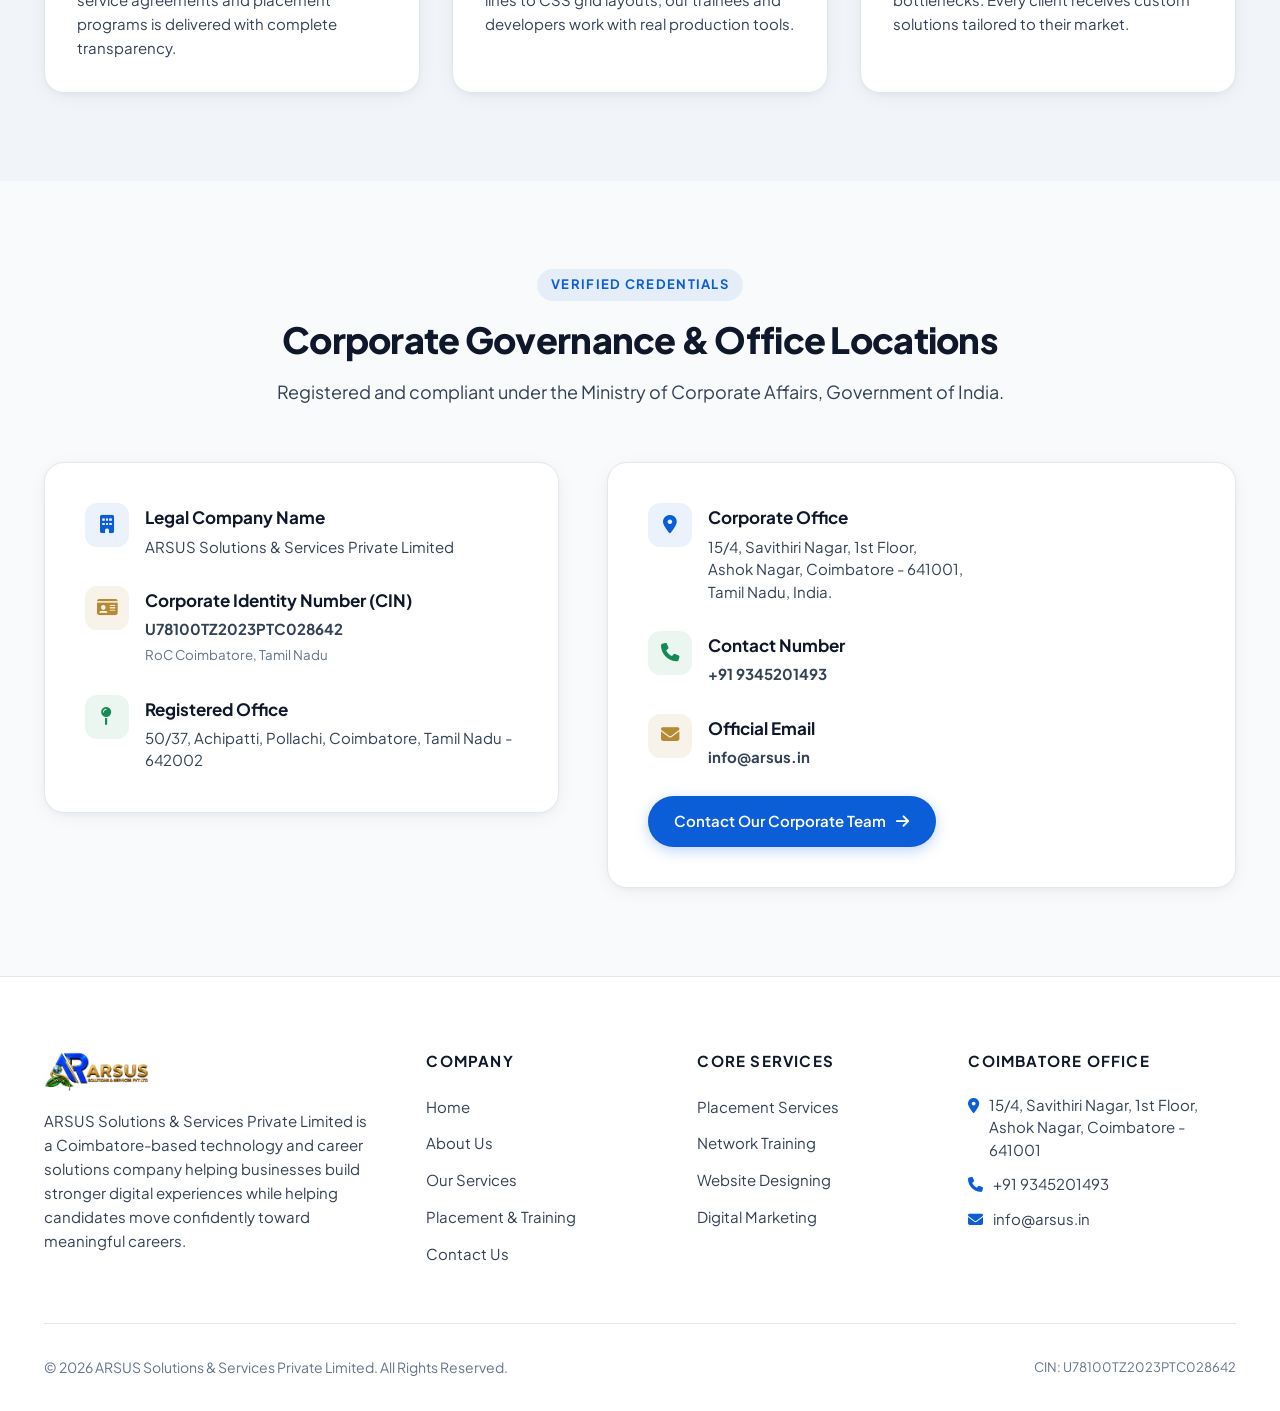
<file: about.html>
<!DOCTYPE html>
<html lang="en" data-theme="light">
<head>
  <meta charset="UTF-8" />
  <meta name="viewport" content="width=device-width, initial-scale=1.0" />
  <title>About Us | ARSUS Solutions & Services Private Limited</title>
  <meta name="description" content="Learn about ARSUS Solutions & Services Private Limited, our mission, vision, Coimbatore roots, corporate credentials, and approach to technology and talent solutions." />
  <link rel="canonical" href="https://arsus.in/about.html" />
  <link rel="icon" type="image/png" href="logo/favicon.png" />
  <link rel="apple-touch-icon" href="logo/favicon.png" />

  <!-- Fonts & Icons -->
  <link rel="preconnect" href="https://fonts.googleapis.com" />
  <link rel="preconnect" href="https://fonts.gstatic.com" crossorigin />
  <link href="https://fonts.googleapis.com/css2?family=Plus+Jakarta+Sans:wght@300;400;500;600;700;800&family=Literata:ital,opsz,wght@0,7..72,400;0,7..72,600;1,7..72,400&family=Space+Grotesk:wght@500;600;700&display=swap" rel="stylesheet" />
  <link rel="stylesheet" href="https://cdnjs.cloudflare.com/ajax/libs/font-awesome/6.5.1/css/all.min.css" />

  <link rel="stylesheet" href="style.css" />
</head>
<body>

  <!-- Sticky Header -->
  <header class="site-header">
    <div class="nav-container">
      <a href="index.html" class="brand-link" title="ARSUS Solutions & Services">
        <img src="logo/logof2.png" alt="ARSUS Logo" class="nav-brand-img" />
      </a>

      <nav aria-label="Main Navigation">
        <ul class="nav-menu">
          <li><a href="index.html" class="nav-link">Home</a></li>
          <li><a href="about.html" class="nav-link active">About Us</a></li>
          <li><a href="services.html" class="nav-link">Services</a></li>
          <li><a href="placement-training.html" class="nav-link">Placement & Training</a></li>
          <li><a href="contact.html" class="nav-link">Contact</a></li>
        </ul>
      </nav>

      <div class="nav-actions">
        <button class="theme-toggle-btn" aria-label="Toggle Color Theme" title="Toggle Theme">
          <i class="fa-solid fa-moon"></i>
        </button>
        <a href="contact.html" class="btn btn-primary btn-sm">
          <span>Get in Touch</span>
          <i class="fa-solid fa-arrow-right"></i>
        </a>
        <button class="mobile-toggle" id="mobile-toggle" aria-label="Open Navigation Menu">
          <i class="fa-solid fa-bars"></i>
        </button>
      </div>
    </div>
  </header>

  <!-- Mobile Drawer -->
  <div class="mobile-drawer-overlay" id="drawer-overlay"></div>
  <aside class="mobile-drawer" id="mobile-drawer" aria-label="Mobile Navigation">
    <div class="drawer-header">
      <img src="logo/logof2.png" alt="ARSUS Logo" class="drawer-brand-img" />
      <button class="drawer-close-btn" id="drawer-close" aria-label="Close Menu">
        <i class="fa-solid fa-xmark"></i>
      </button>
    </div>
    <ul class="drawer-nav-list">
      <li><a href="index.html" class="drawer-nav-link">Home</a></li>
      <li><a href="about.html" class="drawer-nav-link active">About Us</a></li>
      <li><a href="services.html" class="drawer-nav-link">Services</a></li>
      <li><a href="placement-training.html" class="drawer-nav-link">Placement & Training</a></li>
      <li><a href="contact.html" class="drawer-nav-link">Contact Us</a></li>
    </ul>
    <div class="drawer-footer">
      <a href="contact.html" class="btn btn-primary w-full text-center">Get in Touch</a>
      <a href="tel:+919345201493" class="btn btn-secondary w-full text-center">
        <i class="fa-solid fa-phone"></i>
        <span>+91 9345201493</span>
      </a>
    </div>
  </aside>

  <main>
    <!-- Page Hero -->
    <section class="page-hero">
      <div class="container">
        <span class="section-eyebrow">ABOUT US</span>
        <h1 class="page-hero-title">Who We Are & What Drives Us</h1>
        <p class="page-hero-subtitle">
          ARSUS Solutions & Services Private Limited is a multidisciplinary technology, digital services, and career solutions partner headquartered in Coimbatore, Tamil Nadu.
        </p>
      </div>
    </section>

    <!-- Company Story & Overview -->
    <section class="section">
      <div class="container">
        <div class="about-grid">
          <div class="about-content">
            <span class="section-eyebrow green">OUR FOUNDATION</span>
            <h2>Built on Practical Technology & Human Mentorship</h2>
            <p class="about-lead">
              Founded with the conviction that true corporate growth requires both dependable digital assets and skilled human talent, ARSUS bridges the gap between engineering potential and enterprise execution.
            </p>
            <p class="why-desc" style="margin-bottom: 1.25rem;">
              Operating from our corporate office in Savithiri Nagar, Ashok Nagar, Coimbatore, we collaborate closely with businesses requiring high-impact website development and digital marketing, as well as educational institutions seeking structured placement training for their students.
            </p>
            <p class="why-desc">
              We stand apart from generic consultancies by maintaining deep accountability in every engagement. Whether configuring complex routing and switching topologies for network trainees or optimizing web conversion funnels, our focus remains on measurable results.
            </p>
          </div>

          <div class="about-visual">
            <div class="ecosystem-composition" style="max-width: 100%;">
              <div class="eco-card">
                <div class="eco-card-icon blue"><i class="fa-solid fa-compass"></i></div>
                <div class="eco-card-title">Our Mission</div>
                <div class="eco-card-sub">Empowering organizations and accelerating individual career trajectories through transparent, high-standard execution.</div>
              </div>
              <div class="eco-card">
                <div class="eco-card-icon green"><i class="fa-solid fa-eye"></i></div>
                <div class="eco-card-title">Our Vision</div>
                <div class="eco-card-sub">To be recognized across South India as the benchmark for practical network training, reliable placement, and bespoke digital solutions.</div>
              </div>
              <div class="eco-card">
                <div class="eco-card-icon gold"><i class="fa-solid fa-users-gear"></i></div>
                <div class="eco-card-title">Dedicated Team</div>
                <div class="eco-card-sub">Experienced technologists, certified networking instructors, and seasoned placement coordinators.</div>
              </div>
              <div class="eco-card">
                <div class="eco-card-icon navy"><i class="fa-solid fa-location-crosshairs"></i></div>
                <div class="eco-card-title">Coimbatore Roots</div>
                <div class="eco-card-sub">Headquartered locally, accessible daily, and invested in regional industry excellence.</div>
              </div>
            </div>
          </div>
        </div>
      </div>
    </section>

    <!-- Core Values -->
    <section class="section section-alt">
      <div class="container">
        <div class="section-header">
          <span class="section-eyebrow gold">OUR VALUES</span>
          <h2 class="section-title">Principles That Define Every Project</h2>
          <p class="section-subtitle">
            Integrity, clarity, and genuine human partnership guide everything we build and teach.
          </p>
        </div>

        <div class="why-grid">
          <div class="why-card">
            <div class="why-icon"><i class="fa-solid fa-scale-balanced"></i></div>
            <h3 class="why-title">Integrity & Authenticity</h3>
            <p class="why-desc">
              We never fabricate claims or make empty promises. What we commit to in our service agreements and placement programs is delivered with complete transparency.
            </p>
          </div>

          <div class="why-card">
            <div class="why-icon"><i class="fa-solid fa-hammer"></i></div>
            <h3 class="why-title">Practical Craftsmanship</h3>
            <p class="why-desc">
              We value working knowledge over textbook theory. From router command lines to CSS grid layouts, our trainees and developers work with real production tools.
            </p>
          </div>

          <div class="why-card">
            <div class="why-icon"><i class="fa-solid fa-heart-pulse"></i></div>
            <h3 class="why-title">Student & Client Centricity</h3>
            <p class="why-desc">
              Every student receives personalized mentoring to overcome individual learning bottlenecks. Every client receives custom solutions tailored to their market.
            </p>
          </div>
        </div>
      </div>
    </section>

    <!-- Official Corporate Credentials -->
    <section class="section">
      <div class="container">
        <div class="section-header">
          <span class="section-eyebrow">VERIFIED CREDENTIALS</span>
          <h2 class="section-title">Corporate Governance & Office Locations</h2>
          <p class="section-subtitle">
            Registered and compliant under the Ministry of Corporate Affairs, Government of India.
          </p>
        </div>

        <div class="contact-grid">
          <div class="contact-info-panel">
            <div class="contact-block">
              <div class="contact-block-icon"><i class="fa-solid fa-building"></i></div>
              <div class="contact-block-body">
                <h4>Legal Company Name</h4>
                <p>ARSUS Solutions & Services Private Limited</p>
              </div>
            </div>

            <div class="contact-block">
              <div class="contact-block-icon gold"><i class="fa-solid fa-id-card"></i></div>
              <div class="contact-block-body">
                <h4>Corporate Identity Number (CIN)</h4>
                <p><strong>U78100TZ2023PTC028642</strong></p>
                <small style="color: var(--text-muted);">RoC Coimbatore, Tamil Nadu</small>
              </div>
            </div>

            <div class="contact-block">
              <div class="contact-block-icon green"><i class="fa-solid fa-map-pin"></i></div>
              <div class="contact-block-body">
                <h4>Registered Office</h4>
                <p>50/37, Achipatti, Pollachi, Coimbatore, Tamil Nadu - 642002</p>
              </div>
            </div>
          </div>

          <div class="contact-info-panel">
            <div class="contact-block">
              <div class="contact-block-icon"><i class="fa-solid fa-location-dot"></i></div>
              <div class="contact-block-body">
                <h4>Corporate Office</h4>
                <p>
                  15/4, Savithiri Nagar, 1st Floor,<br />
                  Ashok Nagar, Coimbatore - 641001,<br />
                  Tamil Nadu, India.
                </p>
              </div>
            </div>

            <div class="contact-block">
              <div class="contact-block-icon green"><i class="fa-solid fa-phone"></i></div>
              <div class="contact-block-body">
                <h4>Contact Number</h4>
                <p><a href="tel:+919345201493"><strong>+91 9345201493</strong></a></p>
              </div>
            </div>

            <div class="contact-block">
              <div class="contact-block-icon gold"><i class="fa-solid fa-envelope"></i></div>
              <div class="contact-block-body">
                <h4>Official Email</h4>
                <p><a href="mailto:info@arsus.in"><strong>info@arsus.in</strong></a></p>
              </div>
            </div>

            <div style="margin-top: 1.5rem;">
              <a href="contact.html" class="btn btn-primary w-full text-center">
                <span>Contact Our Corporate Team</span>
                <i class="fa-solid fa-arrow-right"></i>
              </a>
            </div>
          </div>
        </div>
      </div>
    </section>
  </main>

  <!-- Footer -->
  <footer class="site-footer">
    <div class="container">
      <div class="footer-grid">
        <div class="footer-brand-col">
          <a href="index.html" class="brand-link">
            <img src="logo/logof2.png" alt="ARSUS Logo" class="footer-brand-img" />
          </a>
          <p class="footer-desc">
            ARSUS Solutions & Services Private Limited is a Coimbatore-based technology and career solutions company helping businesses build stronger digital experiences while helping candidates move confidently toward meaningful careers.
          </p>
        </div>

        <div class="footer-col">
          <h5>Company</h5>
          <ul class="footer-links">
            <li><a href="index.html">Home</a></li>
            <li><a href="about.html">About Us</a></li>
            <li><a href="services.html">Our Services</a></li>
            <li><a href="placement-training.html">Placement & Training</a></li>
            <li><a href="contact.html">Contact Us</a></li>
          </ul>
        </div>

        <div class="footer-col">
          <h5>Core Services</h5>
          <ul class="footer-links">
            <li><a href="services.html#placement">Placement Services</a></li>
            <li><a href="services.html#networking">Network Training</a></li>
            <li><a href="services.html#web-design">Website Designing</a></li>
            <li><a href="services.html#digital-marketing">Digital Marketing</a></li>
          </ul>
        </div>

        <div class="footer-col">
          <h5>Coimbatore Office</h5>
          <div class="footer-contact-item">
            <i class="fa-solid fa-location-dot"></i>
            <span>15/4, Savithiri Nagar, 1st Floor, Ashok Nagar, Coimbatore - 641001</span>
          </div>
          <div class="footer-contact-item">
            <i class="fa-solid fa-phone"></i>
            <a href="tel:+919345201493">+91 9345201493</a>
          </div>
          <div class="footer-contact-item">
            <i class="fa-solid fa-envelope"></i>
            <a href="mailto:info@arsus.in">info@arsus.in</a>
          </div>
        </div>
      </div>

      <div class="footer-bottom">
        <p>&copy; 2026 ARSUS Solutions & Services Private Limited. All Rights Reserved.</p>
        <span class="footer-cin">CIN: U78100TZ2023PTC028642</span>
      </div>
    </div>
  </footer>

  <!-- Floating WhatsApp -->
  <a href="https://wa.me/919345201493?text=Hello%20ARSUS%20Team%2C%20I%20would%20like%20to%20know%20more%20about%20your%20services." target="_blank" rel="noopener noreferrer" class="floating-whatsapp" aria-label="Chat on WhatsApp" title="Chat on WhatsApp">
    <i class="fa-brands fa-whatsapp"></i>
    <span>Chat on WhatsApp</span>
  </a>

  <script src="app.js"></script>
</body>
</html>
</file>
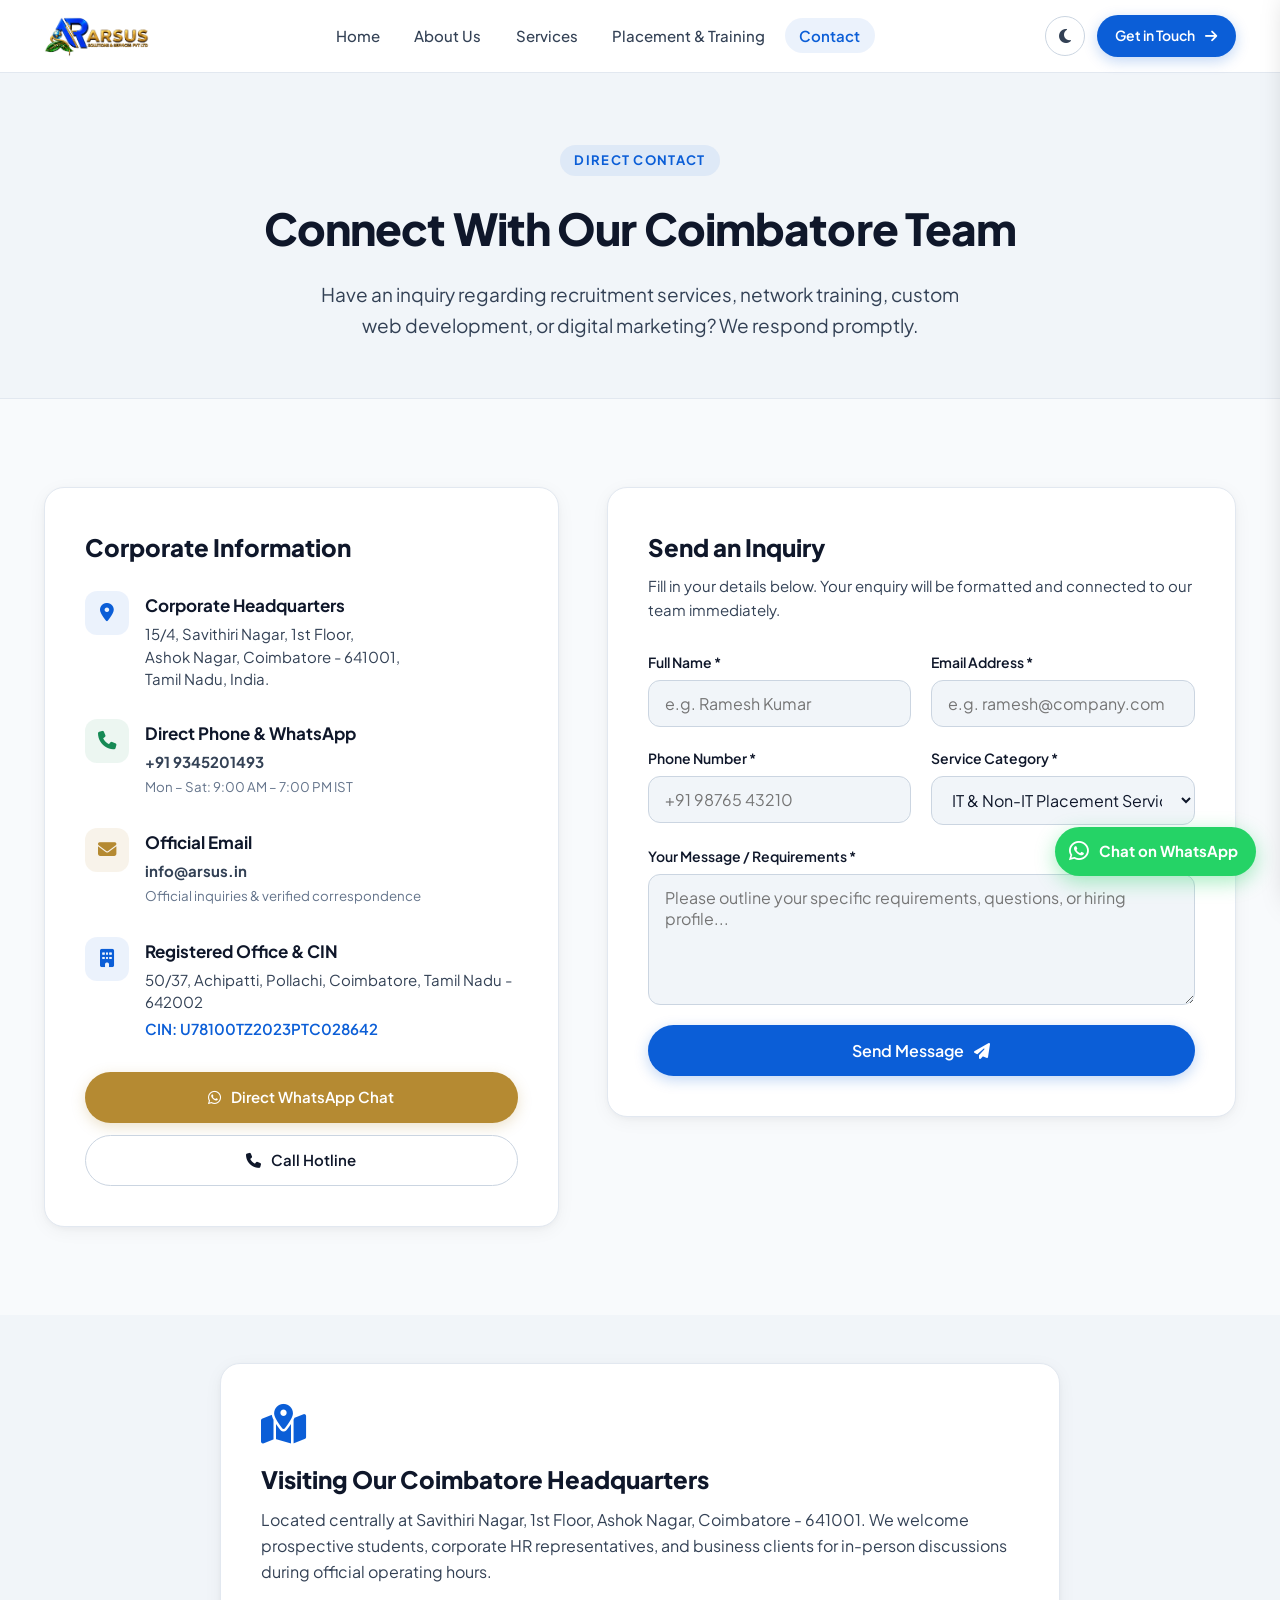
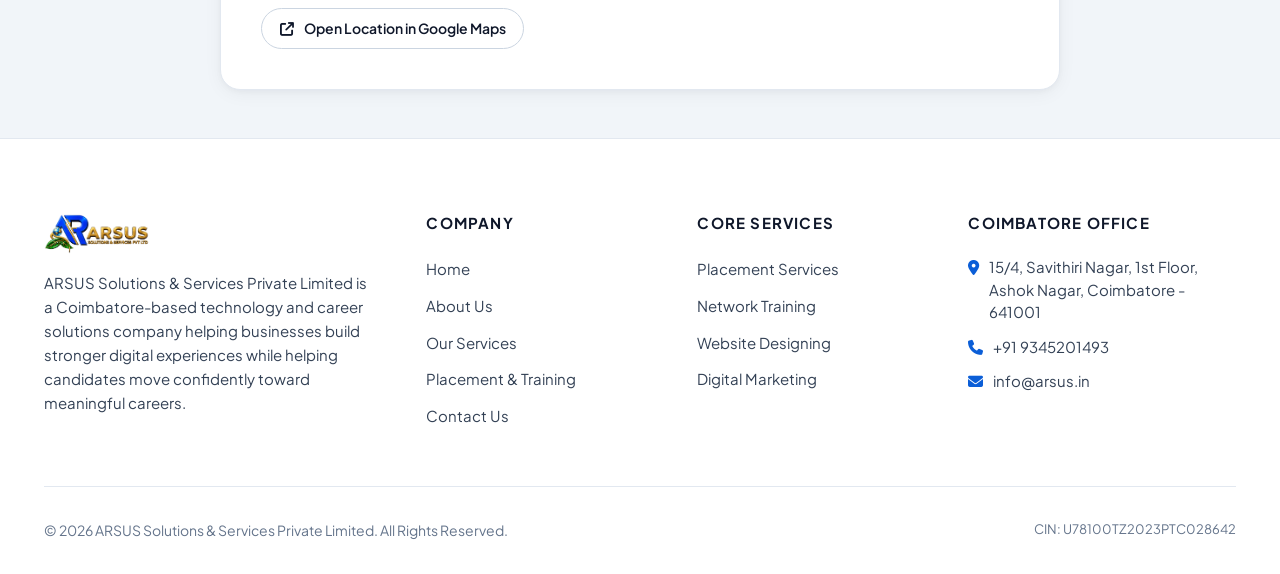
<file: contact.html>
<!DOCTYPE html>
<html lang="en" data-theme="light">
<head>
  <meta charset="UTF-8" />
  <meta name="viewport" content="width=device-width, initial-scale=1.0" />
  <title>Contact Us | ARSUS Solutions & Services Private Limited</title>
  <meta name="description" content="Get in touch with ARSUS Solutions & Services Private Limited in Coimbatore. Contact us via phone, email, WhatsApp, or visit our corporate office in Ashok Nagar." />
  <link rel="canonical" href="https://arsus.in/contact.html" />
  <link rel="icon" type="image/png" href="logo/favicon.png" />
  <link rel="apple-touch-icon" href="logo/favicon.png" />

  <!-- Fonts & Icons -->
  <link rel="preconnect" href="https://fonts.googleapis.com" />
  <link rel="preconnect" href="https://fonts.gstatic.com" crossorigin />
  <link href="https://fonts.googleapis.com/css2?family=Plus+Jakarta+Sans:wght@300;400;500;600;700;800&family=Literata:ital,opsz,wght@0,7..72,400;0,7..72,600;1,7..72,400&family=Space+Grotesk:wght@500;600;700&display=swap" rel="stylesheet" />
  <link rel="stylesheet" href="https://cdnjs.cloudflare.com/ajax/libs/font-awesome/6.5.1/css/all.min.css" />

  <link rel="stylesheet" href="style.css" />
</head>
<body>

  <!-- Sticky Header -->
  <header class="site-header">
    <div class="nav-container">
      <a href="index.html" class="brand-link" title="ARSUS Solutions & Services">
        <img src="logo/logof2.png" alt="ARSUS Logo" class="nav-brand-img" />
      </a>

      <nav aria-label="Main Navigation">
        <ul class="nav-menu">
          <li><a href="index.html" class="nav-link">Home</a></li>
          <li><a href="about.html" class="nav-link">About Us</a></li>
          <li><a href="services.html" class="nav-link">Services</a></li>
          <li><a href="placement-training.html" class="nav-link">Placement & Training</a></li>
          <li><a href="contact.html" class="nav-link active">Contact</a></li>
        </ul>
      </nav>

      <div class="nav-actions">
        <button class="theme-toggle-btn" aria-label="Toggle Color Theme" title="Toggle Theme">
          <i class="fa-solid fa-moon"></i>
        </button>
        <a href="#contact-section" class="btn btn-primary btn-sm">
          <span>Get in Touch</span>
          <i class="fa-solid fa-arrow-right"></i>
        </a>
        <button class="mobile-toggle" id="mobile-toggle" aria-label="Open Navigation Menu">
          <i class="fa-solid fa-bars"></i>
        </button>
      </div>
    </div>
  </header>

  <!-- Mobile Drawer -->
  <div class="mobile-drawer-overlay" id="drawer-overlay"></div>
  <aside class="mobile-drawer" id="mobile-drawer" aria-label="Mobile Navigation">
    <div class="drawer-header">
      <img src="logo/logof2.png" alt="ARSUS Logo" class="drawer-brand-img" />
      <button class="drawer-close-btn" id="drawer-close" aria-label="Close Menu">
        <i class="fa-solid fa-xmark"></i>
      </button>
    </div>
    <ul class="drawer-nav-list">
      <li><a href="index.html" class="drawer-nav-link">Home</a></li>
      <li><a href="about.html" class="drawer-nav-link">About Us</a></li>
      <li><a href="services.html" class="drawer-nav-link">Services</a></li>
      <li><a href="placement-training.html" class="drawer-nav-link">Placement & Training</a></li>
      <li><a href="contact.html" class="drawer-nav-link active">Contact Us</a></li>
    </ul>
    <div class="drawer-footer">
      <a href="#contact-section" class="btn btn-primary w-full text-center">Get in Touch</a>
      <a href="tel:+919345201493" class="btn btn-secondary w-full text-center">
        <i class="fa-solid fa-phone"></i>
        <span>+91 9345201493</span>
      </a>
    </div>
  </aside>

  <main>
    <!-- Page Hero -->
    <section class="page-hero">
      <div class="container">
        <span class="section-eyebrow">DIRECT CONTACT</span>
        <h1 class="page-hero-title">Connect With Our Coimbatore Team</h1>
        <p class="page-hero-subtitle">
          Have an inquiry regarding recruitment services, network training, custom web development, or digital marketing? We respond promptly.
        </p>
      </div>
    </section>

    <!-- Contact Details & Form Section -->
    <section class="section" id="contact-section">
      <div class="container">
        <div class="contact-grid">
          <!-- Left Corporate Info Panel -->
          <div class="contact-info-panel">
            <h3 style="font-size: 1.5rem; font-weight: 800; color: var(--text-primary); margin-bottom: 1.5rem;">Corporate Information</h3>
            
            <div class="contact-block">
              <div class="contact-block-icon">
                <i class="fa-solid fa-location-dot"></i>
              </div>
              <div class="contact-block-body">
                <h4>Corporate Headquarters</h4>
                <p>
                  15/4, Savithiri Nagar, 1st Floor,<br />
                  Ashok Nagar, Coimbatore - 641001,<br />
                  Tamil Nadu, India.
                </p>
              </div>
            </div>

            <div class="contact-block">
              <div class="contact-block-icon green">
                <i class="fa-solid fa-phone"></i>
              </div>
              <div class="contact-block-body">
                <h4>Direct Phone & WhatsApp</h4>
                <p><a href="tel:+919345201493"><strong>+91 9345201493</strong></a></p>
                <small style="color: var(--text-muted);">Mon – Sat: 9:00 AM – 7:00 PM IST</small>
              </div>
            </div>

            <div class="contact-block">
              <div class="contact-block-icon gold">
                <i class="fa-solid fa-envelope"></i>
              </div>
              <div class="contact-block-body">
                <h4>Official Email</h4>
                <p><a href="mailto:info@arsus.in"><strong>info@arsus.in</strong></a></p>
                <small style="color: var(--text-muted);">Official inquiries & verified correspondence</small>
              </div>
            </div>

            <div class="contact-block">
              <div class="contact-block-icon">
                <i class="fa-solid fa-building"></i>
              </div>
              <div class="contact-block-body">
                <h4>Registered Office & CIN</h4>
                <p>50/37, Achipatti, Pollachi, Coimbatore, Tamil Nadu - 642002</p>
                <p style="margin-top: 4px; font-weight: 600; color: var(--brand-blue);">CIN: U78100TZ2023PTC028642</p>
              </div>
            </div>

            <div style="margin-top: 2rem; display: flex; flex-direction: column; gap: 0.75rem;">
              <a href="https://wa.me/919345201493?text=Hello%20ARSUS%20Team%2C%20I%20would%20like%20to%20know%20more%20about%20your%20services." target="_blank" rel="noopener noreferrer" class="btn btn-gold w-full text-center">
                <i class="fa-brands fa-whatsapp"></i>
                <span>Direct WhatsApp Chat</span>
              </a>
              <a href="tel:+919345201493" class="btn btn-secondary w-full text-center">
                <i class="fa-solid fa-phone"></i>
                <span>Call Hotline</span>
              </a>
            </div>
          </div>

          <!-- Right Interactive Form with WhatsApp Pre-Fill Flow -->
          <div class="contact-form-panel">
            <div class="form-header">
              <h3>Send an Inquiry</h3>
              <p>Fill in your details below. Your enquiry will be formatted and connected to our team immediately.</p>
            </div>

            <form id="contact-form" class="contact-form" novalidate>
              <div class="form-row">
                <div class="form-group">
                  <label class="form-label" for="form-name">Full Name *</label>
                  <input type="text" id="form-name" class="form-input" placeholder="e.g. Ramesh Kumar" required />
                </div>
                <div class="form-group">
                  <label class="form-label" for="form-email">Email Address *</label>
                  <input type="email" id="form-email" class="form-input" placeholder="e.g. ramesh@company.com" required />
                </div>
              </div>

              <div class="form-row">
                <div class="form-group">
                  <label class="form-label" for="form-phone">Phone Number *</label>
                  <input type="tel" id="form-phone" class="form-input" placeholder="+91 98765 43210" required />
                </div>
                <div class="form-group">
                  <label class="form-label" for="form-service">Service Category *</label>
                  <select id="form-service" class="form-select">
                    <option value="IT & Non-IT Placement Services">IT & Non-IT Placement Services</option>
                    <option value="Network Training + Placement Support">Network Training + Placement Support</option>
                    <option value="Website Designing">Website Designing</option>
                    <option value="Digital Marketing">Digital Marketing</option>
                    <option value="General Corporate Consultation">General Corporate Consultation</option>
                  </select>
                </div>
              </div>

              <div class="form-group">
                <label class="form-label" for="form-message">Your Message / Requirements *</label>
                <textarea id="form-message" class="form-textarea" rows="5" placeholder="Please outline your specific requirements, questions, or hiring profile..." required></textarea>
              </div>

              <button type="submit" class="btn btn-primary form-submit-btn">
                <span>Send Message</span>
                <i class="fa-solid fa-paper-plane"></i>
              </button>

              <div id="form-feedback" class="form-feedback" role="alert"></div>
            </form>
          </div>
        </div>
      </div>
    </section>

    <!-- Location Context Visual Strip -->
    <section class="section section-alt" style="padding: 3rem 0;">
      <div class="container text-center">
        <div style="background: var(--bg-surface); border: 1px solid var(--border-subtle); border-radius: var(--radius-lg); padding: 2.5rem; max-width: 840px; margin: 0 auto; box-shadow: var(--card-shadow);">
          <i class="fa-solid fa-map-location-dot" style="font-size: 2.5rem; color: var(--brand-blue); margin-bottom: 1rem;"></i>
          <h3 style="font-size: 1.5rem; font-weight: 800; color: var(--text-primary); margin-bottom: 0.5rem;">Visiting Our Coimbatore Headquarters</h3>
          <p style="font-size: 1rem; color: var(--text-secondary); line-height: 1.6; margin-bottom: 1.5rem;">
            Located centrally at Savithiri Nagar, 1st Floor, Ashok Nagar, Coimbatore - 641001. We welcome prospective students, corporate HR representatives, and business clients for in-person discussions during official operating hours.
          </p>
          <a href="https://maps.google.com/?q=Ashok+Nagar+Coimbatore+641001" target="_blank" rel="noopener noreferrer" class="btn btn-outline btn-sm">
            <i class="fa-solid fa-arrow-up-right-from-square"></i>
            <span>Open Location in Google Maps</span>
          </a>
        </div>
      </div>
    </section>
  </main>

  <!-- Footer -->
  <footer class="site-footer">
    <div class="container">
      <div class="footer-grid">
        <div class="footer-brand-col">
          <a href="index.html" class="brand-link">
            <img src="logo/logof2.png" alt="ARSUS Logo" class="footer-brand-img" />
          </a>
          <p class="footer-desc">
            ARSUS Solutions & Services Private Limited is a Coimbatore-based technology and career solutions company helping businesses build stronger digital experiences while helping candidates move confidently toward meaningful careers.
          </p>
        </div>

        <div class="footer-col">
          <h5>Company</h5>
          <ul class="footer-links">
            <li><a href="index.html">Home</a></li>
            <li><a href="about.html">About Us</a></li>
            <li><a href="services.html">Our Services</a></li>
            <li><a href="placement-training.html">Placement & Training</a></li>
            <li><a href="contact.html">Contact Us</a></li>
          </ul>
        </div>

        <div class="footer-col">
          <h5>Core Services</h5>
          <ul class="footer-links">
            <li><a href="services.html#placement">Placement Services</a></li>
            <li><a href="services.html#networking">Network Training</a></li>
            <li><a href="services.html#web-design">Website Designing</a></li>
            <li><a href="services.html#digital-marketing">Digital Marketing</a></li>
          </ul>
        </div>

        <div class="footer-col">
          <h5>Coimbatore Office</h5>
          <div class="footer-contact-item">
            <i class="fa-solid fa-location-dot"></i>
            <span>15/4, Savithiri Nagar, 1st Floor, Ashok Nagar, Coimbatore - 641001</span>
          </div>
          <div class="footer-contact-item">
            <i class="fa-solid fa-phone"></i>
            <a href="tel:+919345201493">+91 9345201493</a>
          </div>
          <div class="footer-contact-item">
            <i class="fa-solid fa-envelope"></i>
            <a href="mailto:info@arsus.in">info@arsus.in</a>
          </div>
        </div>
      </div>

      <div class="footer-bottom">
        <p>&copy; 2026 ARSUS Solutions & Services Private Limited. All Rights Reserved.</p>
        <span class="footer-cin">CIN: U78100TZ2023PTC028642</span>
      </div>
    </div>
  </footer>

  <!-- Floating WhatsApp -->
  <a href="https://wa.me/919345201493?text=Hello%20ARSUS%20Team%2C%20I%20would%20like%20to%20know%20more%20about%20your%20services." target="_blank" rel="noopener noreferrer" class="floating-whatsapp" aria-label="Chat on WhatsApp" title="Chat on WhatsApp">
    <i class="fa-brands fa-whatsapp"></i>
    <span>Chat on WhatsApp</span>
  </a>

  <script src="app.js"></script>
</body>
</html>
</file>
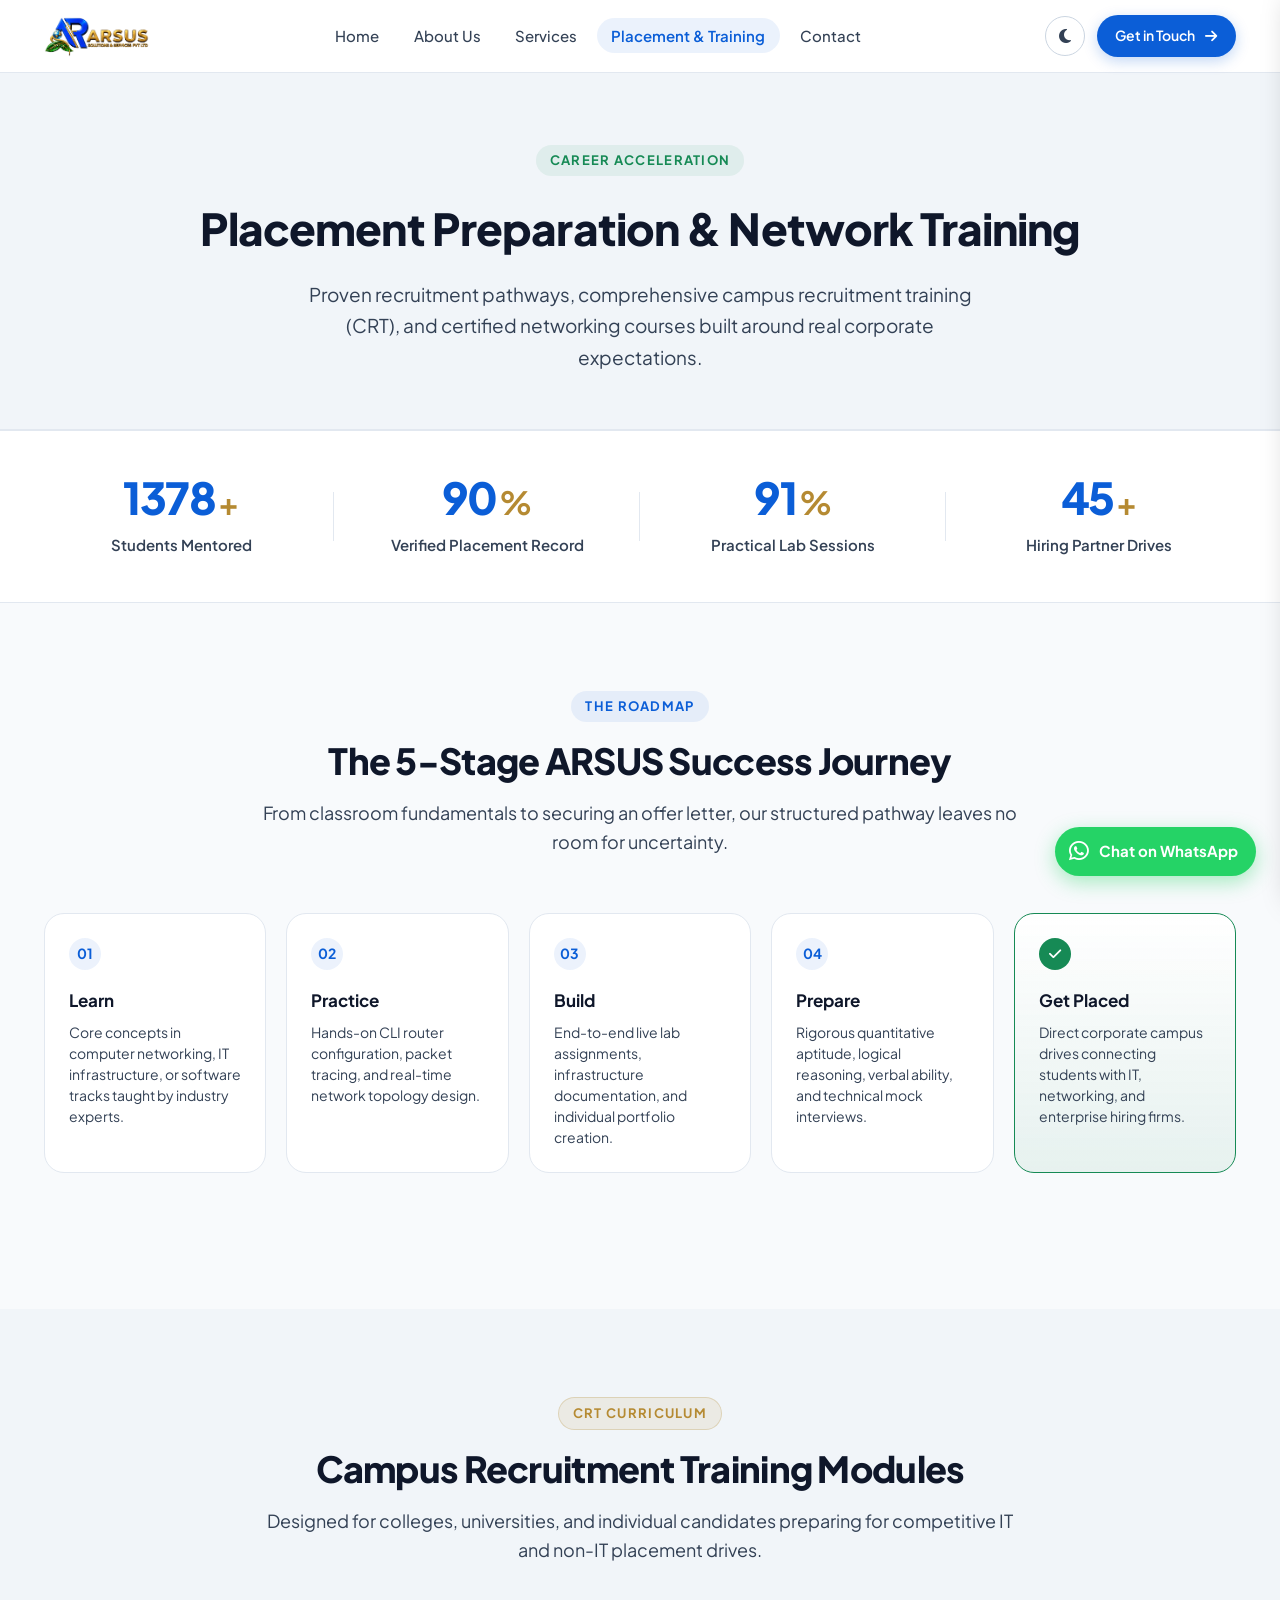
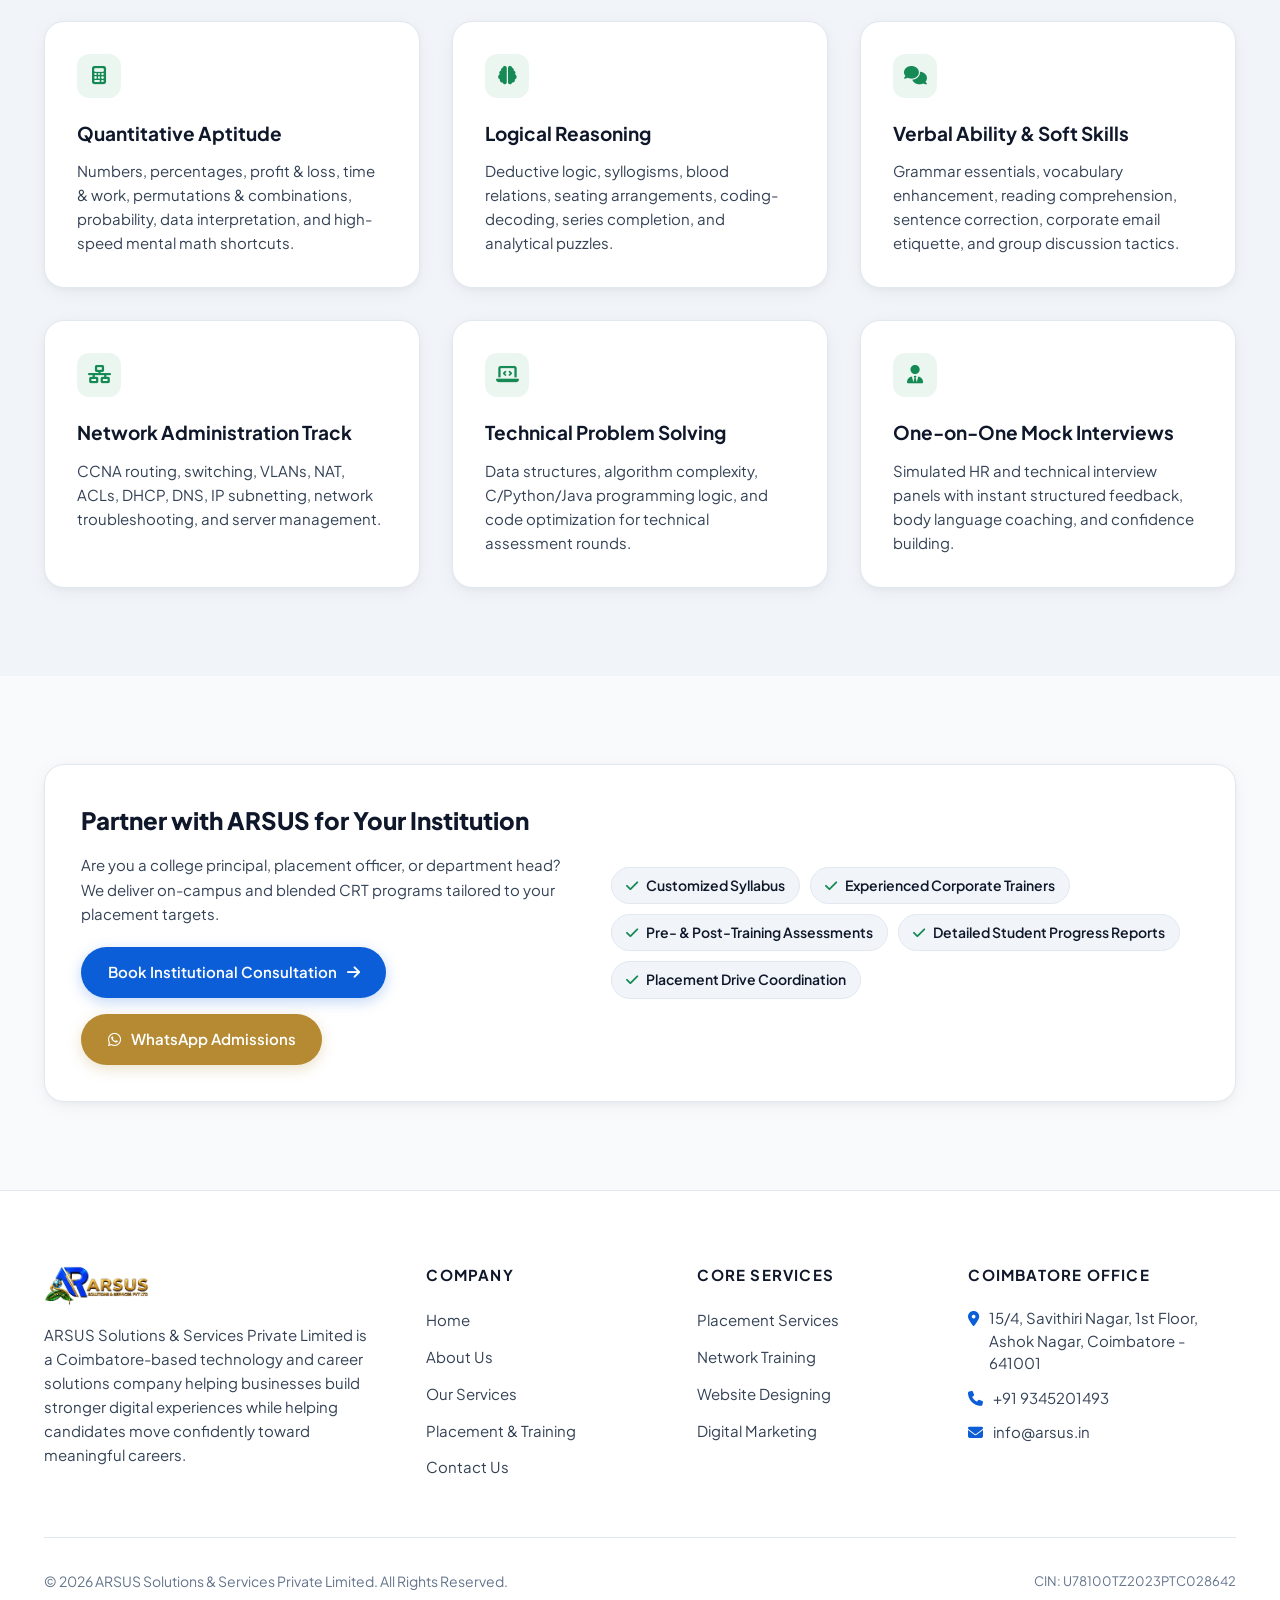
<file: placement-training.html>
<!DOCTYPE html>
<html lang="en" data-theme="light">
<head>
  <meta charset="UTF-8" />
  <meta name="viewport" content="width=device-width, initial-scale=1.0" />
  <title>Placement & Training | ARSUS Solutions & Services</title>
  <meta name="description" content="Campus Recruitment Training (CRT), Hands-on Networking Training, Quantitative Aptitude, Verbal Ability, Technical Coding, and direct placement support by ARSUS." />
  <link rel="canonical" href="https://arsus.in/placement-training.html" />
  <link rel="icon" type="image/png" href="logo/favicon.png" />
  <link rel="apple-touch-icon" href="logo/favicon.png" />

  <!-- Fonts & Icons -->
  <link rel="preconnect" href="https://fonts.googleapis.com" />
  <link rel="preconnect" href="https://fonts.gstatic.com" crossorigin />
  <link href="https://fonts.googleapis.com/css2?family=Plus+Jakarta+Sans:wght@300;400;500;600;700;800&family=Literata:ital,opsz,wght@0,7..72,400;0,7..72,600;1,7..72,400&family=Space+Grotesk:wght@500;600;700&display=swap" rel="stylesheet" />
  <link rel="stylesheet" href="https://cdnjs.cloudflare.com/ajax/libs/font-awesome/6.5.1/css/all.min.css" />

  <link rel="stylesheet" href="style.css" />
</head>
<body>

  <!-- Sticky Header -->
  <header class="site-header">
    <div class="nav-container">
      <a href="index.html" class="brand-link" title="ARSUS Solutions & Services">
        <img src="logo/logof2.png" alt="ARSUS Logo" class="nav-brand-img" />
      </a>

      <nav aria-label="Main Navigation">
        <ul class="nav-menu">
          <li><a href="index.html" class="nav-link">Home</a></li>
          <li><a href="about.html" class="nav-link">About Us</a></li>
          <li><a href="services.html" class="nav-link">Services</a></li>
          <li><a href="placement-training.html" class="nav-link active">Placement & Training</a></li>
          <li><a href="contact.html" class="nav-link">Contact</a></li>
        </ul>
      </nav>

      <div class="nav-actions">
        <button class="theme-toggle-btn" aria-label="Toggle Color Theme" title="Toggle Theme">
          <i class="fa-solid fa-moon"></i>
        </button>
        <a href="contact.html" class="btn btn-primary btn-sm">
          <span>Get in Touch</span>
          <i class="fa-solid fa-arrow-right"></i>
        </a>
        <button class="mobile-toggle" id="mobile-toggle" aria-label="Open Navigation Menu">
          <i class="fa-solid fa-bars"></i>
        </button>
      </div>
    </div>
  </header>

  <!-- Mobile Drawer -->
  <div class="mobile-drawer-overlay" id="drawer-overlay"></div>
  <aside class="mobile-drawer" id="mobile-drawer" aria-label="Mobile Navigation">
    <div class="drawer-header">
      <img src="logo/logof2.png" alt="ARSUS Logo" class="drawer-brand-img" />
      <button class="drawer-close-btn" id="drawer-close" aria-label="Close Menu">
        <i class="fa-solid fa-xmark"></i>
      </button>
    </div>
    <ul class="drawer-nav-list">
      <li><a href="index.html" class="drawer-nav-link">Home</a></li>
      <li><a href="about.html" class="drawer-nav-link">About Us</a></li>
      <li><a href="services.html" class="drawer-nav-link">Services</a></li>
      <li><a href="placement-training.html" class="drawer-nav-link active">Placement & Training</a></li>
      <li><a href="contact.html" class="drawer-nav-link">Contact Us</a></li>
    </ul>
    <div class="drawer-footer">
      <a href="contact.html" class="btn btn-primary w-full text-center">Get in Touch</a>
      <a href="tel:+919345201493" class="btn btn-secondary w-full text-center">
        <i class="fa-solid fa-phone"></i>
        <span>+91 9345201493</span>
      </a>
    </div>
  </aside>

  <main>
    <!-- Page Hero -->
    <section class="page-hero">
      <div class="container">
        <span class="section-eyebrow green">CAREER ACCELERATION</span>
        <h1 class="page-hero-title">Placement Preparation & Network Training</h1>
        <p class="page-hero-subtitle">
          Proven recruitment pathways, comprehensive campus recruitment training (CRT), and certified networking courses built around real corporate expectations.
        </p>
      </div>
    </section>

    <!-- Key Metrics Strip -->
    <section class="stats-section">
      <div class="container">
        <div class="stats-grid">
          <div class="stat-item">
            <div class="stat-number-wrap">
              <span class="stat-number" data-target="1500">1500</span>
              <span class="stat-suffix">+</span>
            </div>
            <span class="stat-label">Students Mentored</span>
          </div>

          <div class="stat-item">
            <div class="stat-number-wrap">
              <span class="stat-number" data-target="98">98</span>
              <span class="stat-suffix">%</span>
            </div>
            <span class="stat-label">Verified Placement Record</span>
          </div>

          <div class="stat-item">
            <div class="stat-number-wrap">
              <span class="stat-number" data-target="100">100</span>
              <span class="stat-suffix">%</span>
            </div>
            <span class="stat-label">Practical Lab Sessions</span>
          </div>

          <div class="stat-item">
            <div class="stat-number-wrap">
              <span class="stat-number" data-target="50">50</span>
              <span class="stat-suffix">+</span>
            </div>
            <span class="stat-label">Hiring Partner Drives</span>
          </div>
        </div>
      </div>
    </section>

    <!-- 5-Stage Candidate Journey -->
    <section class="section">
      <div class="container">
        <div class="section-header">
          <span class="section-eyebrow">THE ROADMAP</span>
          <h2 class="section-title">The 5-Stage ARSUS Success Journey</h2>
          <p class="section-subtitle">
            From classroom fundamentals to securing an offer letter, our structured pathway leaves no room for uncertainty.
          </p>
        </div>

        <div class="career-timeline-grid">
          <div class="career-step-card">
            <div class="step-num-badge">01</div>
            <h3 class="step-title">Learn</h3>
            <p class="step-desc">Core concepts in computer networking, IT infrastructure, or software tracks taught by industry experts.</p>
          </div>

          <div class="career-step-card">
            <div class="step-num-badge">02</div>
            <h3 class="step-title">Practice</h3>
            <p class="step-desc">Hands-on CLI router configuration, packet tracing, and real-time network topology design.</p>
          </div>

          <div class="career-step-card">
            <div class="step-num-badge">03</div>
            <h3 class="step-title">Build</h3>
            <p class="step-desc">End-to-end live lab assignments, infrastructure documentation, and individual portfolio creation.</p>
          </div>

          <div class="career-step-card">
            <div class="step-num-badge">04</div>
            <h3 class="step-title">Prepare</h3>
            <p class="step-desc">Rigorous quantitative aptitude, logical reasoning, verbal ability, and technical mock interviews.</p>
          </div>

          <div class="career-step-card highlight">
            <div class="step-num-badge"><i class="fa-solid fa-check"></i></div>
            <h3 class="step-title">Get Placed</h3>
            <p class="step-desc">Direct corporate campus drives connecting students with IT, networking, and enterprise hiring firms.</p>
          </div>
        </div>
      </div>
    </section>

    <!-- CRT Comprehensive Curriculum Grid -->
    <section class="section section-alt">
      <div class="container">
        <div class="section-header">
          <span class="section-eyebrow gold">CRT CURRICULUM</span>
          <h2 class="section-title">Campus Recruitment Training Modules</h2>
          <p class="section-subtitle">
            Designed for colleges, universities, and individual candidates preparing for competitive IT and non-IT placement drives.
          </p>
        </div>

        <div class="why-grid">
          <div class="why-card">
            <div class="why-icon"><i class="fa-solid fa-calculator"></i></div>
            <h3 class="why-title">Quantitative Aptitude</h3>
            <p class="why-desc">
              Numbers, percentages, profit & loss, time & work, permutations & combinations, probability, data interpretation, and high-speed mental math shortcuts.
            </p>
          </div>

          <div class="why-card">
            <div class="why-icon"><i class="fa-solid fa-brain"></i></div>
            <h3 class="why-title">Logical Reasoning</h3>
            <p class="why-desc">
              Deductive logic, syllogisms, blood relations, seating arrangements, coding-decoding, series completion, and analytical puzzles.
            </p>
          </div>

          <div class="why-card">
            <div class="why-icon"><i class="fa-solid fa-comments"></i></div>
            <h3 class="why-title">Verbal Ability & Soft Skills</h3>
            <p class="why-desc">
              Grammar essentials, vocabulary enhancement, reading comprehension, sentence correction, corporate email etiquette, and group discussion tactics.
            </p>
          </div>

          <div class="why-card">
            <div class="why-icon"><i class="fa-solid fa-network-wired"></i></div>
            <h3 class="why-title">Network Administration Track</h3>
            <p class="why-desc">
              CCNA routing, switching, VLANs, NAT, ACLs, DHCP, DNS, IP subnetting, network troubleshooting, and server management.
            </p>
          </div>

          <div class="why-card">
            <div class="why-icon"><i class="fa-solid fa-laptop-code"></i></div>
            <h3 class="why-title">Technical Problem Solving</h3>
            <p class="why-desc">
              Data structures, algorithm complexity, C/Python/Java programming logic, and code optimization for technical assessment rounds.
            </p>
          </div>

          <div class="why-card">
            <div class="why-icon"><i class="fa-solid fa-user-tie"></i></div>
            <h3 class="why-title">One-on-One Mock Interviews</h3>
            <p class="why-desc">
              Simulated HR and technical interview panels with instant structured feedback, body language coaching, and confidence building.
            </p>
          </div>
        </div>
      </div>
    </section>

    <!-- Institutional Partnership CTA -->
    <section class="section">
      <div class="container">
        <div class="crt-banner">
          <div class="crt-content">
            <h3>Partner with ARSUS for Your Institution</h3>
            <p>
              Are you a college principal, placement officer, or department head? We deliver on-campus and blended CRT programs tailored to your placement targets.
            </p>
            <div style="display: flex; gap: 1rem; flex-wrap: wrap;">
              <a href="contact.html" class="btn btn-primary">
                <span>Book Institutional Consultation</span>
                <i class="fa-solid fa-arrow-right"></i>
              </a>
              <a href="https://wa.me/919345201493?text=Hello%20ARSUS%2C%20I%20represent%20an%20institution%20and%20want%20to%20know%20about%20your%20CRT%20program." target="_blank" rel="noopener noreferrer" class="btn btn-gold">
                <i class="fa-brands fa-whatsapp"></i>
                <span>WhatsApp Admissions</span>
              </a>
            </div>
          </div>
          <div class="crt-pills">
            <div class="crt-pill"><i class="fa-solid fa-check"></i> Customized Syllabus</div>
            <div class="crt-pill"><i class="fa-solid fa-check"></i> Experienced Corporate Trainers</div>
            <div class="crt-pill"><i class="fa-solid fa-check"></i> Pre- & Post-Training Assessments</div>
            <div class="crt-pill"><i class="fa-solid fa-check"></i> Detailed Student Progress Reports</div>
            <div class="crt-pill"><i class="fa-solid fa-check"></i> Placement Drive Coordination</div>
          </div>
        </div>
      </div>
    </section>
  </main>

  <!-- Footer -->
  <footer class="site-footer">
    <div class="container">
      <div class="footer-grid">
        <div class="footer-brand-col">
          <a href="index.html" class="brand-link">
            <img src="logo/logof2.png" alt="ARSUS Logo" class="footer-brand-img" />
          </a>
          <p class="footer-desc">
            ARSUS Solutions & Services Private Limited is a Coimbatore-based technology and career solutions company helping businesses build stronger digital experiences while helping candidates move confidently toward meaningful careers.
          </p>
        </div>

        <div class="footer-col">
          <h5>Company</h5>
          <ul class="footer-links">
            <li><a href="index.html">Home</a></li>
            <li><a href="about.html">About Us</a></li>
            <li><a href="services.html">Our Services</a></li>
            <li><a href="placement-training.html">Placement & Training</a></li>
            <li><a href="contact.html">Contact Us</a></li>
          </ul>
        </div>

        <div class="footer-col">
          <h5>Core Services</h5>
          <ul class="footer-links">
            <li><a href="services.html#placement">Placement Services</a></li>
            <li><a href="services.html#networking">Network Training</a></li>
            <li><a href="services.html#web-design">Website Designing</a></li>
            <li><a href="services.html#digital-marketing">Digital Marketing</a></li>
          </ul>
        </div>

        <div class="footer-col">
          <h5>Coimbatore Office</h5>
          <div class="footer-contact-item">
            <i class="fa-solid fa-location-dot"></i>
            <span>15/4, Savithiri Nagar, 1st Floor, Ashok Nagar, Coimbatore - 641001</span>
          </div>
          <div class="footer-contact-item">
            <i class="fa-solid fa-phone"></i>
            <a href="tel:+919345201493">+91 9345201493</a>
          </div>
          <div class="footer-contact-item">
            <i class="fa-solid fa-envelope"></i>
            <a href="mailto:info@arsus.in">info@arsus.in</a>
          </div>
        </div>
      </div>

      <div class="footer-bottom">
        <p>&copy; 2026 ARSUS Solutions & Services Private Limited. All Rights Reserved.</p>
        <span class="footer-cin">CIN: U78100TZ2023PTC028642</span>
      </div>
    </div>
  </footer>

  <!-- Floating WhatsApp -->
  <a href="https://wa.me/919345201493?text=Hello%20ARSUS%20Team%2C%20I%20would%20like%20to%20know%20more%20about%20your%20services." target="_blank" rel="noopener noreferrer" class="floating-whatsapp" aria-label="Chat on WhatsApp" title="Chat on WhatsApp">
    <i class="fa-brands fa-whatsapp"></i>
    <span>Chat on WhatsApp</span>
  </a>

  <script src="app.js"></script>
</body>
</html>
</file>
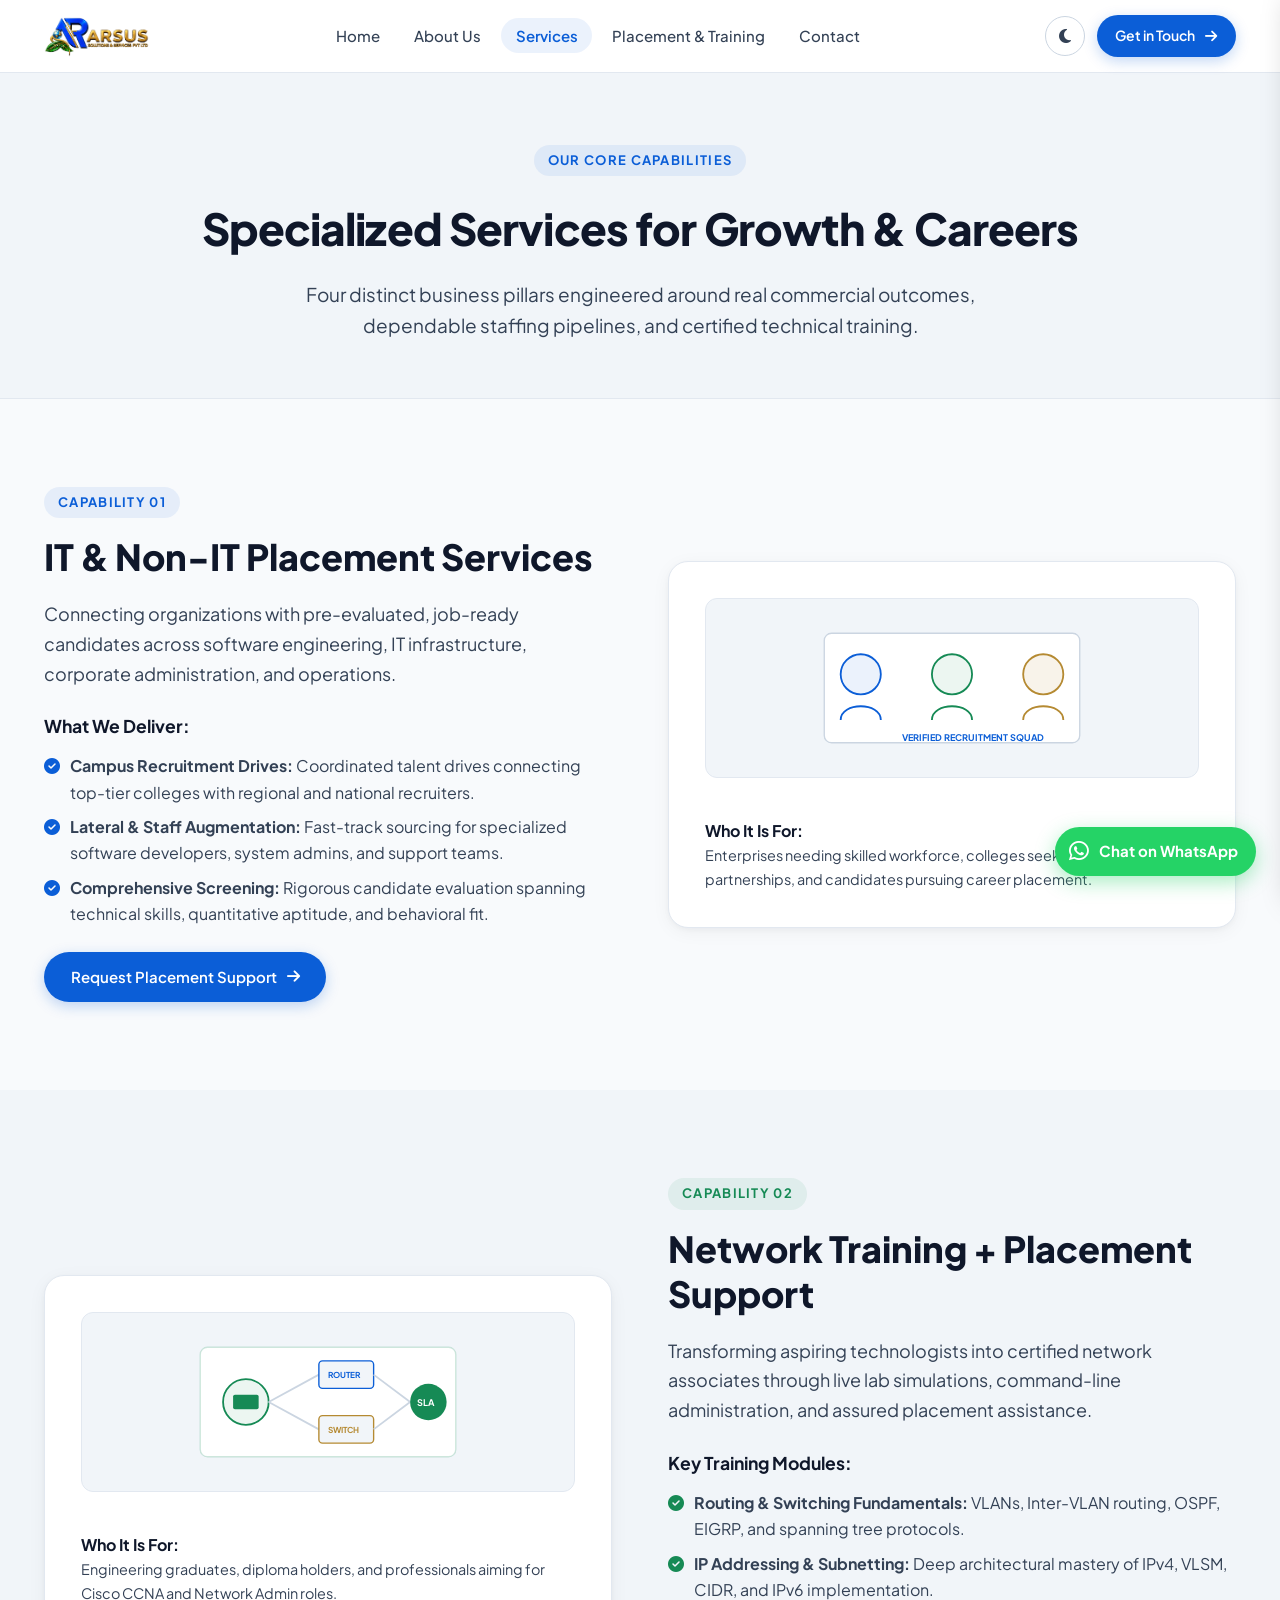
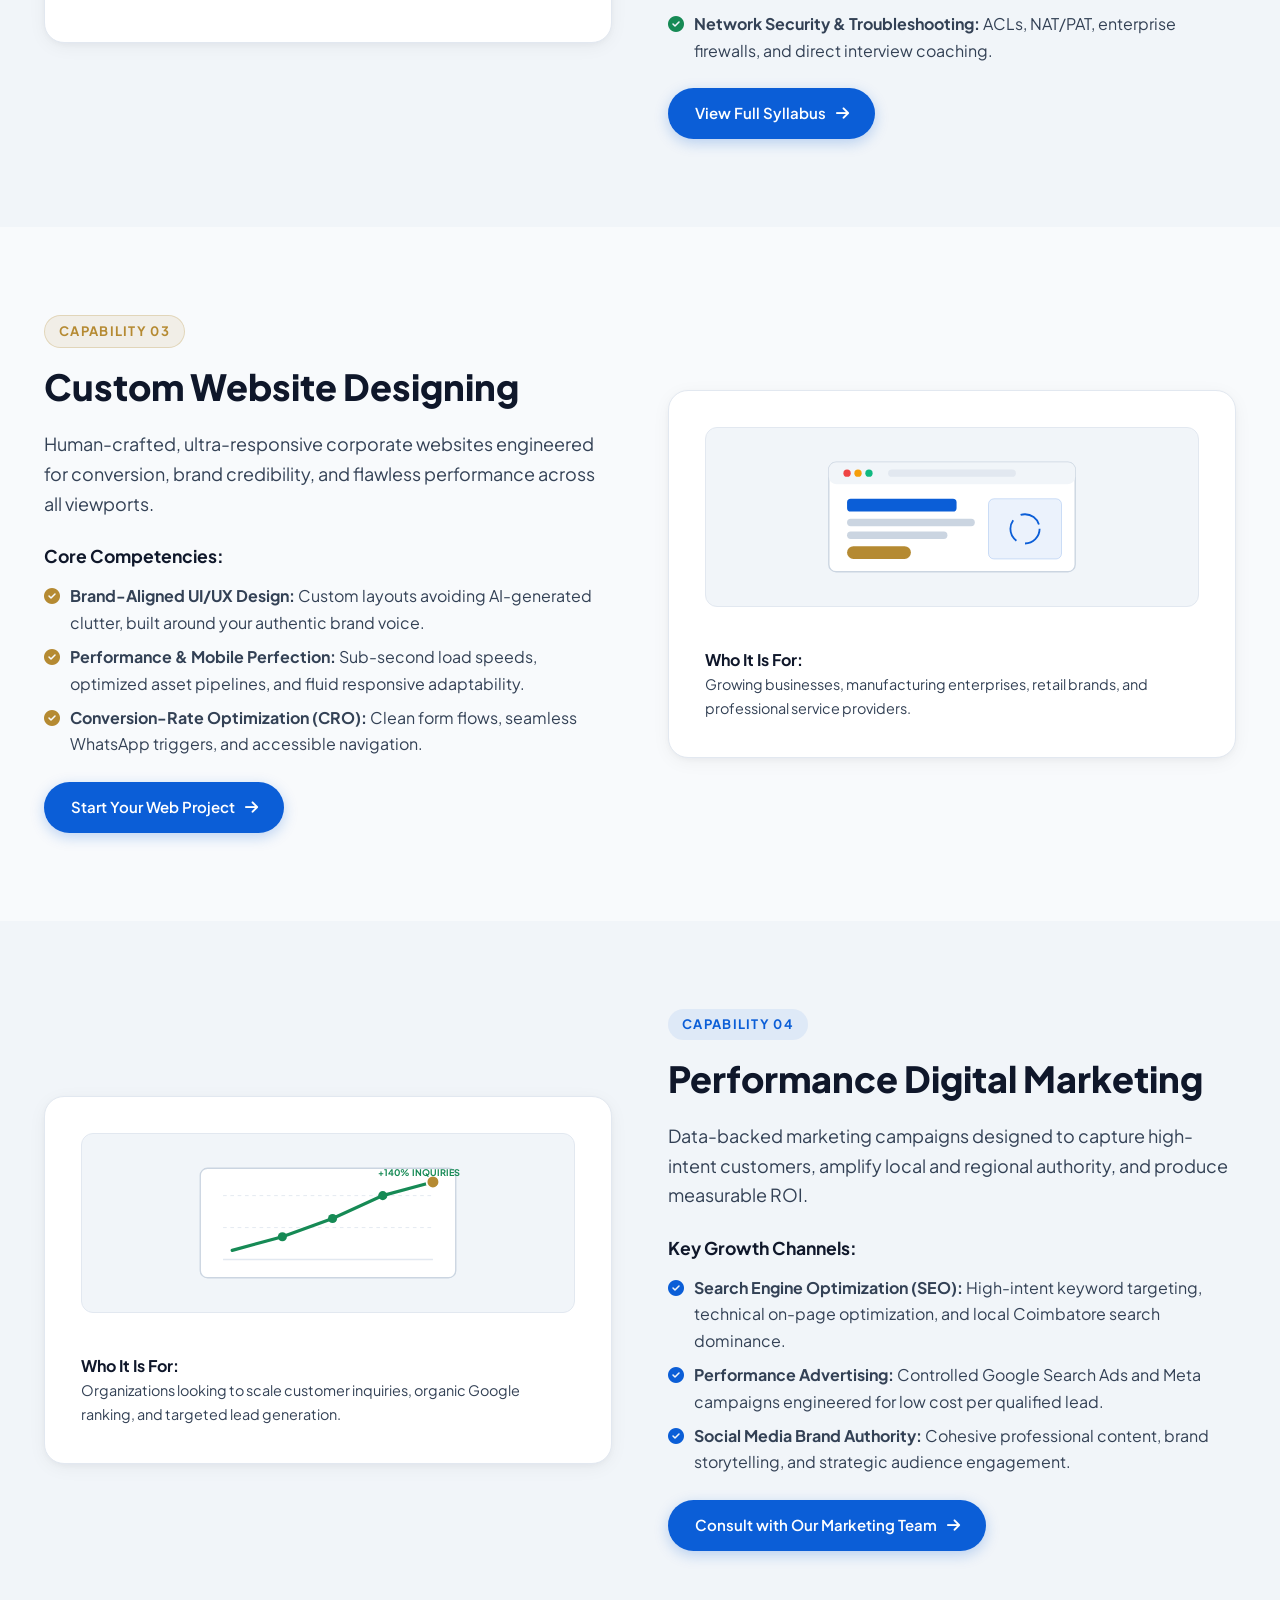
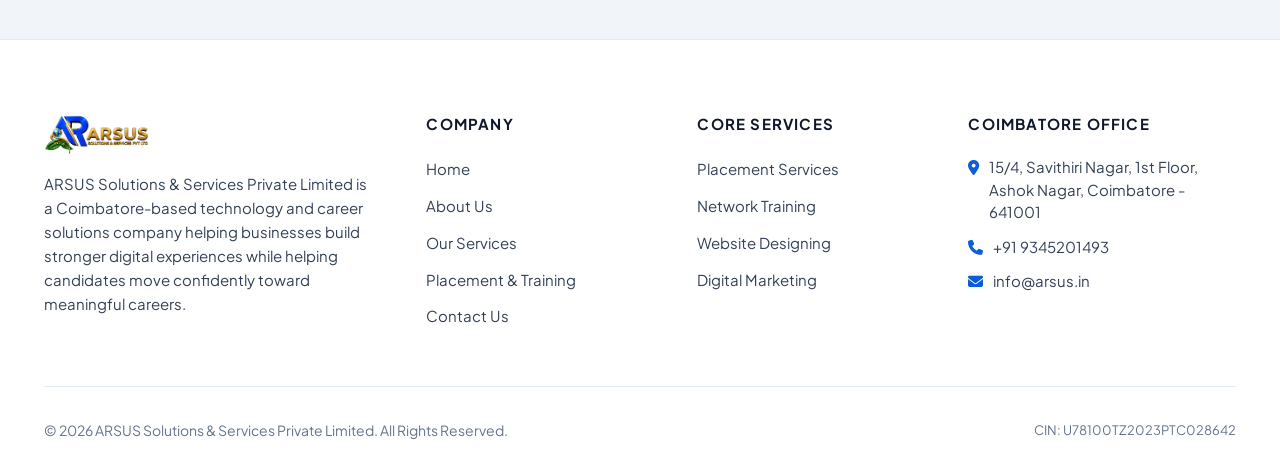
<file: services.html>
<!DOCTYPE html>
<html lang="en" data-theme="light">
<head>
  <meta charset="UTF-8" />
  <meta name="viewport" content="width=device-width, initial-scale=1.0" />
  <title>Our Services | ARSUS Solutions & Services Private Limited</title>
  <meta name="description" content="Explore ARSUS core services: IT & Non-IT Placement Services, Network Training with direct placement support, Custom Website Designing, and Digital Marketing." />
  <link rel="canonical" href="https://arsus.in/services.html" />
  <link rel="icon" type="image/png" href="logo/favicon.png" />
  <link rel="apple-touch-icon" href="logo/favicon.png" />

  <!-- Fonts & Icons -->
  <link rel="preconnect" href="https://fonts.googleapis.com" />
  <link rel="preconnect" href="https://fonts.gstatic.com" crossorigin />
  <link href="https://fonts.googleapis.com/css2?family=Plus+Jakarta+Sans:wght@300;400;500;600;700;800&family=Literata:ital,opsz,wght@0,7..72,400;0,7..72,600;1,7..72,400&family=Space+Grotesk:wght@500;600;700&display=swap" rel="stylesheet" />
  <link rel="stylesheet" href="https://cdnjs.cloudflare.com/ajax/libs/font-awesome/6.5.1/css/all.min.css" />

  <link rel="stylesheet" href="style.css" />
</head>
<body>

  <!-- Sticky Header -->
  <header class="site-header">
    <div class="nav-container">
      <a href="index.html" class="brand-link" title="ARSUS Solutions & Services">
        <img src="logo/logof2.png" alt="ARSUS Logo" class="nav-brand-img" />
      </a>

      <nav aria-label="Main Navigation">
        <ul class="nav-menu">
          <li><a href="index.html" class="nav-link">Home</a></li>
          <li><a href="about.html" class="nav-link">About Us</a></li>
          <li><a href="services.html" class="nav-link active">Services</a></li>
          <li><a href="placement-training.html" class="nav-link">Placement & Training</a></li>
          <li><a href="contact.html" class="nav-link">Contact</a></li>
        </ul>
      </nav>

      <div class="nav-actions">
        <button class="theme-toggle-btn" aria-label="Toggle Color Theme" title="Toggle Theme">
          <i class="fa-solid fa-moon"></i>
        </button>
        <a href="contact.html" class="btn btn-primary btn-sm">
          <span>Get in Touch</span>
          <i class="fa-solid fa-arrow-right"></i>
        </a>
        <button class="mobile-toggle" id="mobile-toggle" aria-label="Open Navigation Menu">
          <i class="fa-solid fa-bars"></i>
        </button>
      </div>
    </div>
  </header>

  <!-- Mobile Drawer -->
  <div class="mobile-drawer-overlay" id="drawer-overlay"></div>
  <aside class="mobile-drawer" id="mobile-drawer" aria-label="Mobile Navigation">
    <div class="drawer-header">
      <img src="logo/logof2.png" alt="ARSUS Logo" class="drawer-brand-img" />
      <button class="drawer-close-btn" id="drawer-close" aria-label="Close Menu">
        <i class="fa-solid fa-xmark"></i>
      </button>
    </div>
    <ul class="drawer-nav-list">
      <li><a href="index.html" class="drawer-nav-link">Home</a></li>
      <li><a href="about.html" class="drawer-nav-link">About Us</a></li>
      <li><a href="services.html" class="drawer-nav-link active">Services</a></li>
      <li><a href="placement-training.html" class="drawer-nav-link">Placement & Training</a></li>
      <li><a href="contact.html" class="drawer-nav-link">Contact Us</a></li>
    </ul>
    <div class="drawer-footer">
      <a href="contact.html" class="btn btn-primary w-full text-center">Get in Touch</a>
      <a href="tel:+919345201493" class="btn btn-secondary w-full text-center">
        <i class="fa-solid fa-phone"></i>
        <span>+91 9345201493</span>
      </a>
    </div>
  </aside>

  <main>
    <!-- Page Hero -->
    <section class="page-hero">
      <div class="container">
        <span class="section-eyebrow">OUR CORE CAPABILITIES</span>
        <h1 class="page-hero-title">Specialized Services for Growth & Careers</h1>
        <p class="page-hero-subtitle">
          Four distinct business pillars engineered around real commercial outcomes, dependable staffing pipelines, and certified technical training.
        </p>
      </div>
    </section>

    <!-- Detailed Service 1: IT / Non-IT Placement -->
    <section class="section" id="placement">
      <div class="container">
        <div class="about-grid">
          <div class="about-content">
            <span class="section-eyebrow blue">CAPABILITY 01</span>
            <h2>IT & Non-IT Placement Services</h2>
            <p class="about-lead">
              Connecting organizations with pre-evaluated, job-ready candidates across software engineering, IT infrastructure, corporate administration, and operations.
            </p>
            <div style="margin-bottom: 1.5rem;">
              <h4 style="font-size: 1.1rem; margin-bottom: 0.75rem; color: var(--text-primary);">What We Deliver:</h4>
              <ul style="list-style: none; display: flex; flex-direction: column; gap: 0.5rem;">
                <li style="display: flex; gap: 10px; align-items: baseline; color: var(--text-secondary);">
                  <i class="fa-solid fa-circle-check" style="color: var(--brand-blue);"></i>
                  <span><strong>Campus Recruitment Drives:</strong> Coordinated talent drives connecting top-tier colleges with regional and national recruiters.</span>
                </li>
                <li style="display: flex; gap: 10px; align-items: baseline; color: var(--text-secondary);">
                  <i class="fa-solid fa-circle-check" style="color: var(--brand-blue);"></i>
                  <span><strong>Lateral & Staff Augmentation:</strong> Fast-track sourcing for specialized software developers, system admins, and support teams.</span>
                </li>
                <li style="display: flex; gap: 10px; align-items: baseline; color: var(--text-secondary);">
                  <i class="fa-solid fa-circle-check" style="color: var(--brand-blue);"></i>
                  <span><strong>Comprehensive Screening:</strong> Rigorous candidate evaluation spanning technical skills, quantitative aptitude, and behavioral fit.</span>
                </li>
              </ul>
            </div>
            <a href="contact.html" class="btn btn-primary">
              <span>Request Placement Support</span>
              <i class="fa-solid fa-arrow-right"></i>
            </a>
          </div>

          <div class="about-visual">
            <div class="service-card" style="width: 100%;">
              <div class="service-illustration-wrap" style="height: 180px;">
                <svg viewBox="0 0 320 160" width="100%" height="100%">
                  <rect x="20" y="20" width="280" height="120" rx="8" fill="var(--bg-surface)" stroke="var(--border-medium)" stroke-width="1.5" />
                  <circle cx="60" cy="65" r="22" fill="var(--brand-blue-subtle)" stroke="var(--brand-blue)" stroke-width="2" />
                  <path d="M38 115 C38 95 82 95 82 115" fill="none" stroke="var(--brand-blue)" stroke-width="2" />
                  <circle cx="160" cy="65" r="22" fill="var(--brand-green-subtle)" stroke="var(--brand-green)" stroke-width="2" />
                  <path d="M138 115 C138 95 182 95 182 115" fill="none" stroke="var(--brand-green)" stroke-width="2" />
                  <circle cx="260" cy="65" r="22" fill="var(--brand-gold-subtle)" stroke="var(--brand-gold)" stroke-width="2" />
                  <path d="M238 115 C238 95 282 95 282 115" fill="none" stroke="var(--brand-gold)" stroke-width="2" />
                  <text x="105" y="138" font-size="10" fill="var(--brand-blue)" font-weight="bold">VERIFIED RECRUITMENT SQUAD</text>
                </svg>
              </div>
              <h4 style="margin-top: 1rem; color: var(--text-primary);">Who It Is For:</h4>
              <p style="font-size: 0.9rem; color: var(--text-secondary);">Enterprises needing skilled workforce, colleges seeking placement partnerships, and candidates pursuing career placement.</p>
            </div>
          </div>
        </div>
      </div>
    </section>

    <!-- Detailed Service 2: Network Training + Placement -->
    <section class="section section-alt" id="networking">
      <div class="container">
        <div class="about-grid">
          <div class="about-visual">
            <div class="service-card" style="width: 100%;">
              <div class="service-illustration-wrap" style="height: 180px;">
                <svg viewBox="0 0 320 160" width="100%" height="100%">
                  <rect x="20" y="20" width="280" height="120" rx="8" fill="var(--bg-surface)" stroke="var(--brand-green-border)" stroke-width="1.5" />
                  <circle cx="70" cy="80" r="25" fill="var(--brand-green-subtle)" stroke="var(--brand-green)" stroke-width="2" />
                  <rect x="56" y="72" width="28" height="16" rx="2" fill="var(--brand-green)" />
                  <line x1="95" y1="80" x2="150" y2="50" stroke="var(--border-medium)" stroke-width="2" />
                  <line x1="95" y1="80" x2="150" y2="110" stroke="var(--border-medium)" stroke-width="2" />
                  
                  <rect x="150" y="35" width="60" height="30" rx="4" fill="var(--bg-surface-alt)" stroke="var(--brand-blue)" stroke-width="1.5" />
                  <text x="160" y="54" font-size="9" fill="var(--brand-blue)" font-weight="bold">ROUTER</text>

                  <rect x="150" y="95" width="60" height="30" rx="4" fill="var(--bg-surface-alt)" stroke="var(--brand-gold)" stroke-width="1.5" />
                  <text x="160" y="114" font-size="9" fill="var(--brand-gold)" font-weight="bold">SWITCH</text>

                  <line x1="210" y1="50" x2="250" y2="80" stroke="var(--border-medium)" stroke-width="2" />
                  <line x1="210" y1="110" x2="250" y2="80" stroke="var(--border-medium)" stroke-width="2" />
                  <circle cx="270" cy="80" r="20" fill="var(--brand-green)" />
                  <text x="257" y="84" font-size="10" fill="#ffffff" font-weight="bold">SLA</text>
                </svg>
              </div>
              <h4 style="margin-top: 1rem; color: var(--text-primary);">Who It Is For:</h4>
              <p style="font-size: 0.9rem; color: var(--text-secondary);">Engineering graduates, diploma holders, and professionals aiming for Cisco CCNA and Network Admin roles.</p>
            </div>
          </div>

          <div class="about-content">
            <span class="section-eyebrow green">CAPABILITY 02</span>
            <h2>Network Training + Placement Support</h2>
            <p class="about-lead">
              Transforming aspiring technologists into certified network associates through live lab simulations, command-line administration, and assured placement assistance.
            </p>
            <div style="margin-bottom: 1.5rem;">
              <h4 style="font-size: 1.1rem; margin-bottom: 0.75rem; color: var(--text-primary);">Key Training Modules:</h4>
              <ul style="list-style: none; display: flex; flex-direction: column; gap: 0.5rem;">
                <li style="display: flex; gap: 10px; align-items: baseline; color: var(--text-secondary);">
                  <i class="fa-solid fa-circle-check" style="color: var(--brand-green);"></i>
                  <span><strong>Routing & Switching Fundamentals:</strong> VLANs, Inter-VLAN routing, OSPF, EIGRP, and spanning tree protocols.</span>
                </li>
                <li style="display: flex; gap: 10px; align-items: baseline; color: var(--text-secondary);">
                  <i class="fa-solid fa-circle-check" style="color: var(--brand-green);"></i>
                  <span><strong>IP Addressing & Subnetting:</strong> Deep architectural mastery of IPv4, VLSM, CIDR, and IPv6 implementation.</span>
                </li>
                <li style="display: flex; gap: 10px; align-items: baseline; color: var(--text-secondary);">
                  <i class="fa-solid fa-circle-check" style="color: var(--brand-green);"></i>
                  <span><strong>Network Security & Troubleshooting:</strong> ACLs, NAT/PAT, enterprise firewalls, and direct interview coaching.</span>
                </li>
              </ul>
            </div>
            <a href="placement-training.html" class="btn btn-primary">
              <span>View Full Syllabus</span>
              <i class="fa-solid fa-arrow-right"></i>
            </a>
          </div>
        </div>
      </div>
    </section>

    <!-- Detailed Service 3: Custom Website Designing -->
    <section class="section" id="web-design">
      <div class="container">
        <div class="about-grid">
          <div class="about-content">
            <span class="section-eyebrow gold">CAPABILITY 03</span>
            <h2>Custom Website Designing</h2>
            <p class="about-lead">
              Human-crafted, ultra-responsive corporate websites engineered for conversion, brand credibility, and flawless performance across all viewports.
            </p>
            <div style="margin-bottom: 1.5rem;">
              <h4 style="font-size: 1.1rem; margin-bottom: 0.75rem; color: var(--text-primary);">Core Competencies:</h4>
              <ul style="list-style: none; display: flex; flex-direction: column; gap: 0.5rem;">
                <li style="display: flex; gap: 10px; align-items: baseline; color: var(--text-secondary);">
                  <i class="fa-solid fa-circle-check" style="color: var(--brand-gold);"></i>
                  <span><strong>Brand-Aligned UI/UX Design:</strong> Custom layouts avoiding AI-generated clutter, built around your authentic brand voice.</span>
                </li>
                <li style="display: flex; gap: 10px; align-items: baseline; color: var(--text-secondary);">
                  <i class="fa-solid fa-circle-check" style="color: var(--brand-gold);"></i>
                  <span><strong>Performance & Mobile Perfection:</strong> Sub-second load speeds, optimized asset pipelines, and fluid responsive adaptability.</span>
                </li>
                <li style="display: flex; gap: 10px; align-items: baseline; color: var(--text-secondary);">
                  <i class="fa-solid fa-circle-check" style="color: var(--brand-gold);"></i>
                  <span><strong>Conversion-Rate Optimization (CRO):</strong> Clean form flows, seamless WhatsApp triggers, and accessible navigation.</span>
                </li>
              </ul>
            </div>
            <a href="contact.html" class="btn btn-primary">
              <span>Start Your Web Project</span>
              <i class="fa-solid fa-arrow-right"></i>
            </a>
          </div>

          <div class="about-visual">
            <div class="service-card" style="width: 100%;">
              <div class="service-illustration-wrap" style="height: 180px;">
                <svg viewBox="0 0 320 160" width="100%" height="100%">
                  <rect x="25" y="20" width="270" height="120" rx="8" fill="var(--bg-surface)" stroke="var(--border-medium)" stroke-width="1.5" />
                  <rect x="25" y="20" width="270" height="24" rx="8" fill="var(--bg-surface-alt)" />
                  <circle cx="45" cy="32" r="4" fill="#ef4444" />
                  <circle cx="57" cy="32" r="4" fill="#f59e0b" />
                  <circle cx="69" cy="32" r="4" fill="#10b981" />
                  <rect x="90" y="28" width="140" height="8" rx="4" fill="var(--border-subtle)" />
                  
                  <rect x="45" y="60" width="120" height="14" rx="4" fill="var(--brand-blue)" />
                  <rect x="45" y="82" width="140" height="8" rx="4" fill="var(--border-medium)" />
                  <rect x="45" y="96" width="110" height="8" rx="4" fill="var(--border-medium)" />
                  <rect x="45" y="112" width="70" height="14" rx="7" fill="var(--brand-gold)" />

                  <rect x="200" y="60" width="80" height="66" rx="6" fill="var(--brand-blue-subtle)" stroke="var(--brand-blue-border)" stroke-width="1" />
                  <circle cx="240" cy="93" r="16" fill="none" stroke="var(--brand-blue)" stroke-width="2" stroke-dasharray="25 10" />
                </svg>
              </div>
              <h4 style="margin-top: 1rem; color: var(--text-primary);">Who It Is For:</h4>
              <p style="font-size: 0.9rem; color: var(--text-secondary);">Growing businesses, manufacturing enterprises, retail brands, and professional service providers.</p>
            </div>
          </div>
        </div>
      </div>
    </section>

    <!-- Detailed Service 4: Results-Driven Digital Marketing -->
    <section class="section section-alt" id="digital-marketing">
      <div class="container">
        <div class="about-grid">
          <div class="about-visual">
            <div class="service-card" style="width: 100%;">
              <div class="service-illustration-wrap" style="height: 180px;">
                <svg viewBox="0 0 320 160" width="100%" height="100%">
                  <rect x="20" y="20" width="280" height="120" rx="8" fill="var(--bg-surface)" stroke="var(--border-medium)" stroke-width="1.5" />
                  <line x1="45" y1="120" x2="275" y2="120" stroke="var(--border-subtle)" stroke-width="1.5" />
                  <line x1="45" y1="85" x2="275" y2="85" stroke="var(--border-subtle)" stroke-width="1" stroke-dasharray="4 4" />
                  <line x1="45" y1="50" x2="275" y2="50" stroke="var(--border-subtle)" stroke-width="1" stroke-dasharray="4 4" />
                  
                  <path d="M55 110 L110 95 L165 75 L220 50 L275 35" fill="none" stroke="var(--brand-green)" stroke-width="3.5" stroke-linecap="round" />
                  <circle cx="110" cy="95" r="5" fill="var(--brand-green)" />
                  <circle cx="165" cy="75" r="5" fill="var(--brand-green)" />
                  <circle cx="220" cy="50" r="5" fill="var(--brand-green)" />
                  <circle cx="275" cy="35" r="7" fill="var(--brand-gold)" stroke="#ffffff" stroke-width="2" />
                  <text x="215" y="28" font-size="10" fill="var(--brand-green)" font-weight="bold">+140% INQUIRIES</text>
                </svg>
              </div>
              <h4 style="margin-top: 1rem; color: var(--text-primary);">Who It Is For:</h4>
              <p style="font-size: 0.9rem; color: var(--text-secondary);">Organizations looking to scale customer inquiries, organic Google ranking, and targeted lead generation.</p>
            </div>
          </div>

          <div class="about-content">
            <span class="section-eyebrow blue">CAPABILITY 04</span>
            <h2>Performance Digital Marketing</h2>
            <p class="about-lead">
              Data-backed marketing campaigns designed to capture high-intent customers, amplify local and regional authority, and produce measurable ROI.
            </p>
            <div style="margin-bottom: 1.5rem;">
              <h4 style="font-size: 1.1rem; margin-bottom: 0.75rem; color: var(--text-primary);">Key Growth Channels:</h4>
              <ul style="list-style: none; display: flex; flex-direction: column; gap: 0.5rem;">
                <li style="display: flex; gap: 10px; align-items: baseline; color: var(--text-secondary);">
                  <i class="fa-solid fa-circle-check" style="color: var(--brand-blue);"></i>
                  <span><strong>Search Engine Optimization (SEO):</strong> High-intent keyword targeting, technical on-page optimization, and local Coimbatore search dominance.</span>
                </li>
                <li style="display: flex; gap: 10px; align-items: baseline; color: var(--text-secondary);">
                  <i class="fa-solid fa-circle-check" style="color: var(--brand-blue);"></i>
                  <span><strong>Performance Advertising:</strong> Controlled Google Search Ads and Meta campaigns engineered for low cost per qualified lead.</span>
                </li>
                <li style="display: flex; gap: 10px; align-items: baseline; color: var(--text-secondary);">
                  <i class="fa-solid fa-circle-check" style="color: var(--brand-blue);"></i>
                  <span><strong>Social Media Brand Authority:</strong> Cohesive professional content, brand storytelling, and strategic audience engagement.</span>
                </li>
              </ul>
            </div>
            <a href="contact.html" class="btn btn-primary">
              <span>Consult with Our Marketing Team</span>
              <i class="fa-solid fa-arrow-right"></i>
            </a>
          </div>
        </div>
      </div>
    </section>
  </main>

  <!-- Footer -->
  <footer class="site-footer">
    <div class="container">
      <div class="footer-grid">
        <div class="footer-brand-col">
          <a href="index.html" class="brand-link">
            <img src="logo/logof2.png" alt="ARSUS Logo" class="footer-brand-img" />
          </a>
          <p class="footer-desc">
            ARSUS Solutions & Services Private Limited is a Coimbatore-based technology and career solutions company helping businesses build stronger digital experiences while helping candidates move confidently toward meaningful careers.
          </p>
        </div>

        <div class="footer-col">
          <h5>Company</h5>
          <ul class="footer-links">
            <li><a href="index.html">Home</a></li>
            <li><a href="about.html">About Us</a></li>
            <li><a href="services.html">Our Services</a></li>
            <li><a href="placement-training.html">Placement & Training</a></li>
            <li><a href="contact.html">Contact Us</a></li>
          </ul>
        </div>

        <div class="footer-col">
          <h5>Core Services</h5>
          <ul class="footer-links">
            <li><a href="services.html#placement">Placement Services</a></li>
            <li><a href="services.html#networking">Network Training</a></li>
            <li><a href="services.html#web-design">Website Designing</a></li>
            <li><a href="services.html#digital-marketing">Digital Marketing</a></li>
          </ul>
        </div>

        <div class="footer-col">
          <h5>Coimbatore Office</h5>
          <div class="footer-contact-item">
            <i class="fa-solid fa-location-dot"></i>
            <span>15/4, Savithiri Nagar, 1st Floor, Ashok Nagar, Coimbatore - 641001</span>
          </div>
          <div class="footer-contact-item">
            <i class="fa-solid fa-phone"></i>
            <a href="tel:+919345201493">+91 9345201493</a>
          </div>
          <div class="footer-contact-item">
            <i class="fa-solid fa-envelope"></i>
            <a href="mailto:info@arsus.in">info@arsus.in</a>
          </div>
        </div>
      </div>

      <div class="footer-bottom">
        <p>&copy; 2026 ARSUS Solutions & Services Private Limited. All Rights Reserved.</p>
        <span class="footer-cin">CIN: U78100TZ2023PTC028642</span>
      </div>
    </div>
  </footer>

  <!-- Floating WhatsApp -->
  <a href="https://wa.me/919345201493?text=Hello%20ARSUS%20Team%2C%20I%20would%20like%20to%20know%20more%20about%20your%20services." target="_blank" rel="noopener noreferrer" class="floating-whatsapp" aria-label="Chat on WhatsApp" title="Chat on WhatsApp">
    <i class="fa-brands fa-whatsapp"></i>
    <span>Chat on WhatsApp</span>
  </a>

  <script src="app.js"></script>
</body>
</html>
</file>
<file: style.css>
/* ==========================================================================
   ARSUS SOLUTIONS & SERVICES PRIVATE LIMITED
   Official Corporate Website V6.0 Design System
   Brand Colors: Deep Blue (#0b5ed7) | Trust Green (#168a55) | Muted Gold (#b58a32 / #c09a4b)
   ========================================================================== */

/* --------------------------------------------------------------------------
   DESIGN TOKENS & CSS VARIABLES (LIGHT & DARK THEMES)
   -------------------------------------------------------------------------- */
:root {
  /* Brand Core Identity */
  --brand-blue: #0b5ed7;
  --brand-blue-hover: #084298;
  --brand-blue-subtle: rgba(11, 94, 215, 0.08);
  --brand-blue-border: rgba(11, 94, 215, 0.2);

  --brand-green: #168a55;
  --brand-green-hover: #116840;
  --brand-green-subtle: rgba(22, 138, 85, 0.08);
  --brand-green-border: rgba(22, 138, 85, 0.2);

  /* Sophisticated Muted Gold (Never Neon) */
  --brand-gold: #b58a32;
  --brand-gold-hover: #967024;
  --brand-gold-subtle: rgba(181, 138, 50, 0.1);
  --brand-gold-border: rgba(181, 138, 50, 0.25);
  --brand-gold-badge: #fbf7ee;

  /* Typography */
  --font-sans: 'Plus Jakarta Sans', -apple-system, BlinkMacSystemFont, 'Segoe UI', Roboto, Helvetica, Arial, sans-serif;
  --font-serif: 'Literata', Georgia, serif;
  --font-mono: 'Space Grotesk', ui-monospace, monospace;

  /* Transitions & Radii */
  --transition-fast: 0.15s ease;
  --transition-normal: 0.25s ease;
  --transition-smooth: 0.35s cubic-bezier(0.16, 1, 0.3, 1);
  --radius-sm: 6px;
  --radius-md: 12px;
  --radius-lg: 20px;
  --radius-xl: 28px;
  --radius-pill: 9999px;

  /* Layout */
  --container-max: 1240px;
  --nav-height: 72px;

  /* LIGHT THEME TOKENS (Default) */
  --bg-body: #f8fafc;
  --bg-surface: #ffffff;
  --bg-surface-raised: #ffffff;
  --bg-surface-alt: #f1f5f9;
  --bg-nav: rgba(255, 255, 255, 0.92);

  --border-subtle: #e2e8f0;
  --border-medium: #cbd5e1;
  --border-strong: #94a3b8;

  --text-primary: #0f172a;
  --text-secondary: #334155;
  --text-muted: #64748b;
  --text-inverse: #ffffff;

  --card-shadow: 0 4px 20px -2px rgba(15, 23, 42, 0.06), 0 2px 6px -1px rgba(15, 23, 42, 0.04);
  --card-shadow-hover: 0 12px 30px -4px rgba(15, 23, 42, 0.1), 0 4px 12px -2px rgba(15, 23, 42, 0.06);
  --nav-shadow: 0 4px 20px rgba(15, 23, 42, 0.05);

  --brand-pill-bg: #0f172a;
  --badge-neutral-bg: #f1f5f9;
  --badge-neutral-text: #475569;
}

/* DARK THEME TOKENS */
[data-theme="dark"] {
  --bg-body: #0a0f1d;
  --bg-surface: #12192c;
  --bg-surface-raised: #18223c;
  --bg-surface-alt: #162038;
  --bg-nav: rgba(18, 25, 44, 0.92);

  --border-subtle: #1e293b;
  --border-medium: #2a3b55;
  --border-strong: #405574;

  --text-primary: #f8fafc;
  --text-secondary: #cbd5e1;
  --text-muted: #94a3b8;
  --text-inverse: #0f172a;

  --brand-gold: #c09a4b;
  --brand-gold-hover: #d1ab5a;
  --brand-gold-subtle: rgba(192, 154, 75, 0.12);
  --brand-gold-border: rgba(192, 154, 75, 0.3);
  --brand-gold-badge: #1f1b13;

  --card-shadow: 0 4px 20px -2px rgba(0, 0, 0, 0.35), 0 2px 6px -1px rgba(0, 0, 0, 0.2);
  --card-shadow-hover: 0 14px 34px -4px rgba(0, 0, 0, 0.5), 0 4px 14px -2px rgba(0, 0, 0, 0.3);
  --nav-shadow: 0 4px 24px rgba(0, 0, 0, 0.4);

  --brand-pill-bg: #12192c;
  --badge-neutral-bg: #1e293b;
  --badge-neutral-text: #94a3b8;
}

/* --------------------------------------------------------------------------
   RESET & GLOBAL BASE STYLES
   -------------------------------------------------------------------------- */
*, *::before, *::after {
  box-sizing: border-box;
  margin: 0;
  padding: 0;
}

html {
  scroll-behavior: smooth;
  scroll-padding-top: calc(var(--nav-height) + 24px);
  -webkit-text-size-adjust: 100%;
}

body {
  font-family: var(--font-sans);
  background-color: var(--bg-body);
  color: var(--text-primary);
  font-size: 16px;
  line-height: 1.65;
  font-weight: 400;
  overflow-x: hidden;
  min-height: 100vh;
  display: flex;
  flex-direction: column;
  transition: background-color var(--transition-normal), color var(--transition-normal);
}

main {
  flex: 1;
}

img, svg {
  display: block;
  max-width: 100%;
  height: auto;
}

a {
  color: inherit;
  text-decoration: none;
  transition: color var(--transition-fast);
}

button, input, select, textarea {
  font-family: inherit;
  font-size: inherit;
  color: inherit;
}

/* Accessibility Focus States */
:focus-visible {
  outline: 2px solid var(--brand-blue);
  outline-offset: 3px;
}

/* Container */
.container {
  width: 100%;
  max-width: var(--container-max);
  margin-left: auto;
  margin-right: auto;
  padding-left: 1.5rem;
  padding-right: 1.5rem;
}

/* Section Wrapper */
.section {
  padding: 5.5rem 0;
  position: relative;
}

.section-alt {
  background-color: var(--bg-surface-alt);
}

.section-header {
  text-align: center;
  max-width: 760px;
  margin: 0 auto 3.5rem auto;
}

.section-eyebrow {
  display: inline-flex;
  align-items: center;
  gap: 8px;
  font-size: 0.8125rem;
  font-weight: 700;
  text-transform: uppercase;
  letter-spacing: 0.1em;
  color: var(--brand-blue);
  background-color: var(--brand-blue-subtle);
  padding: 5px 14px;
  border-radius: var(--radius-pill);
  margin-bottom: 1rem;
}

.section-eyebrow.gold {
  color: var(--brand-gold);
  background-color: var(--brand-gold-subtle);
  border: 1px solid var(--brand-gold-border);
}

.section-eyebrow.green {
  color: var(--brand-green);
  background-color: var(--brand-green-subtle);
}

.section-title {
  font-size: 2.25rem;
  line-height: 1.25;
  font-weight: 800;
  letter-spacing: -0.02em;
  color: var(--text-primary);
  margin-bottom: 1rem;
}

.section-subtitle {
  font-size: 1.125rem;
  line-height: 1.6;
  color: var(--text-secondary);
}

/* --------------------------------------------------------------------------
   BUTTON SYSTEM
   -------------------------------------------------------------------------- */
.btn {
  display: inline-flex;
  align-items: center;
  justify-content: center;
  gap: 10px;
  font-weight: 600;
  font-size: 0.9375rem;
  padding: 0.75rem 1.6rem;
  border-radius: var(--radius-pill);
  border: 1px solid transparent;
  cursor: pointer;
  transition: all var(--transition-fast);
  white-space: nowrap;
}

.btn-primary {
  background-color: var(--brand-blue);
  color: #ffffff;
  box-shadow: 0 4px 14px rgba(11, 94, 215, 0.25);
}

.btn-primary:hover {
  background-color: var(--brand-blue-hover);
  transform: translateY(-2px);
  box-shadow: 0 6px 18px rgba(11, 94, 215, 0.35);
  color: #ffffff;
}

.btn-secondary {
  background-color: var(--bg-surface);
  color: var(--text-primary);
  border-color: var(--border-medium);
}

.btn-secondary:hover {
  background-color: var(--bg-surface-raised);
  border-color: var(--brand-blue);
  color: var(--brand-blue);
  transform: translateY(-2px);
}

.btn-gold {
  background-color: var(--brand-gold);
  color: #ffffff;
  box-shadow: 0 4px 14px rgba(181, 138, 50, 0.25);
}

.btn-gold:hover {
  background-color: var(--brand-gold-hover);
  transform: translateY(-2px);
  color: #ffffff;
}

.btn-outline {
  background-color: transparent;
  color: var(--text-primary);
  border-color: var(--border-medium);
}

.btn-outline:hover {
  border-color: var(--brand-blue);
  color: var(--brand-blue);
}

.btn-sm {
  padding: 0.5rem 1.1rem;
  font-size: 0.875rem;
}

/* --------------------------------------------------------------------------
   STICKY MINIMAL NAVIGATION
   -------------------------------------------------------------------------- */
.site-header {
  position: sticky;
  top: 0;
  left: 0;
  width: 100%;
  z-index: 1000;
  background-color: var(--bg-nav);
  backdrop-filter: blur(12px);
  -webkit-backdrop-filter: blur(12px);
  border-bottom: 1px solid var(--border-subtle);
  transition: all var(--transition-normal);
}

.site-header.scrolled {
  box-shadow: var(--nav-shadow);
}

.nav-container {
  display: flex;
  align-items: center;
  justify-content: space-between;
  height: var(--nav-height);
  padding: 0 1.5rem;
  max-width: var(--container-max);
  margin: 0 auto;
}

.brand-link {
  display: flex;
  align-items: center;
  gap: 12px;
  text-decoration: none;
}

.nav-brand-img {
  height: 44px;
  width: auto;
  object-fit: contain;
  border-radius: 4px;
}

/* Nav Menu Links */
.nav-menu {
  display: flex;
  align-items: center;
  list-style: none;
  gap: 0.35rem;
  margin: 0;
  padding: 0;
}

.nav-link {
  font-size: 0.9375rem;
  font-weight: 500;
  color: var(--text-secondary);
  padding: 0.5rem 0.9rem;
  border-radius: var(--radius-pill);
  transition: all var(--transition-fast);
}

.nav-link:hover {
  color: var(--text-primary);
  background-color: var(--bg-surface-alt);
}

.nav-link.active {
  color: var(--brand-blue);
  font-weight: 600;
  background-color: var(--brand-blue-subtle);
}

/* Nav Actions */
.nav-actions {
  display: flex;
  align-items: center;
  gap: 12px;
}

/* Theme Toggle Button */
.theme-toggle-btn {
  width: 40px;
  height: 40px;
  display: flex;
  align-items: center;
  justify-content: center;
  background-color: var(--bg-surface);
  border: 1px solid var(--border-medium);
  border-radius: 50%;
  color: var(--text-secondary);
  cursor: pointer;
  transition: all var(--transition-fast);
}

.theme-toggle-btn:hover {
  color: var(--brand-gold);
  border-color: var(--brand-gold);
  transform: rotate(15deg);
}

/* Mobile Hamburger Toggle */
.mobile-toggle {
  display: none;
  background: transparent;
  border: none;
  cursor: pointer;
  padding: 8px;
  color: var(--text-primary);
  font-size: 1.4rem;
}

/* --------------------------------------------------------------------------
   MOBILE NAVIGATION DRAWER
   -------------------------------------------------------------------------- */
.mobile-drawer-overlay {
  position: fixed;
  top: 0;
  left: 0;
  width: 100vw;
  height: 100vh;
  background-color: rgba(15, 23, 42, 0.6);
  backdrop-filter: blur(4px);
  z-index: 1099;
  opacity: 0;
  pointer-events: none;
  transition: opacity var(--transition-normal);
}

.mobile-drawer-overlay.active {
  opacity: 1;
  pointer-events: auto;
}

.mobile-drawer {
  position: fixed;
  top: 0;
  right: -320px;
  width: 300px;
  height: 100vh;
  background-color: var(--bg-surface);
  z-index: 1100;
  display: flex;
  flex-direction: column;
  padding: 1.5rem;
  box-shadow: -8px 0 28px rgba(0, 0, 0, 0.25);
  transition: right var(--transition-smooth);
}

.mobile-drawer.active {
  right: 0;
}

.drawer-header {
  display: flex;
  align-items: center;
  justify-content: space-between;
  padding-bottom: 1.25rem;
  border-bottom: 1px solid var(--border-subtle);
  margin-bottom: 1.5rem;
}

.drawer-brand-img {
  height: 38px;
  width: auto;
}

.drawer-close-btn {
  background: transparent;
  border: none;
  font-size: 1.3rem;
  color: var(--text-muted);
  cursor: pointer;
  padding: 4px;
}

.drawer-close-btn:hover {
  color: var(--text-primary);
}

.drawer-nav-list {
  list-style: none;
  display: flex;
  flex-direction: column;
  gap: 0.5rem;
  margin-bottom: 2rem;
}

.drawer-nav-link {
  display: block;
  padding: 0.75rem 1rem;
  font-size: 1rem;
  font-weight: 500;
  color: var(--text-secondary);
  border-radius: var(--radius-md);
  transition: background-color var(--transition-fast), color var(--transition-fast);
}

.drawer-nav-link:hover, .drawer-nav-link.active {
  background-color: var(--brand-blue-subtle);
  color: var(--brand-blue);
  font-weight: 600;
}

.drawer-footer {
  margin-top: auto;
  display: flex;
  flex-direction: column;
  gap: 1rem;
  padding-top: 1.5rem;
  border-top: 1px solid var(--border-subtle);
}

/* --------------------------------------------------------------------------
   HERO SECTION
   -------------------------------------------------------------------------- */
.hero-section {
  padding: 4.5rem 0 5rem 0;
  position: relative;
  overflow: visible;
}

.hero-grid {
  display: grid;
  grid-template-columns: 1.15fr 0.85fr;
  gap: 3.5rem;
  align-items: center;
}

.hero-content {
  display: flex;
  flex-direction: column;
  align-items: flex-start;
}

.hero-eyebrow {
  display: inline-flex;
  align-items: center;
  gap: 8px;
  font-size: 0.8125rem;
  font-weight: 700;
  text-transform: uppercase;
  letter-spacing: 0.12em;
  color: var(--brand-blue);
  background-color: var(--brand-blue-subtle);
  padding: 6px 14px;
  border-radius: var(--radius-pill);
  border: 1px solid var(--brand-blue-border);
  margin-bottom: 1.25rem;
}

.hero-eyebrow .dot {
  width: 7px;
  height: 7px;
  border-radius: 50%;
  background-color: var(--brand-gold);
  display: inline-block;
}

.hero-title {
  font-size: 3.25rem;
  line-height: 1.18;
  font-weight: 800;
  letter-spacing: -0.03em;
  color: var(--text-primary);
  margin-bottom: 1.25rem;
}

.hero-rotator-box {
  display: inline-block;
  position: relative;
  min-height: 1.25em;
  color: var(--brand-blue);
  vertical-align: bottom;
}

.hero-rotator-phrase {
  display: none;
  align-items: center;
  gap: 12px;
  color: var(--brand-blue);
}

.hero-rotator-phrase.active {
  display: inline-flex;
  animation: fadeInText 0.4s ease forwards;
}

.hero-rotator-phrase i {
  color: var(--brand-gold);
  font-size: 0.8em;
  line-height: 1;
}

@keyframes fadeInText {
  from {
    opacity: 0;
    transform: translateY(6px);
  }
  to {
    opacity: 1;
    transform: translateY(0);
  }
}

.hero-desc {
  font-size: 1.125rem;
  line-height: 1.65;
  color: var(--text-secondary);
  margin-bottom: 2rem;
  max-width: 620px;
}

.hero-actions {
  display: flex;
  align-items: center;
  gap: 1rem;
  margin-bottom: 2.25rem;
  flex-wrap: wrap;
}

/* ==========================================================================
   HERO RIGHT: 4 SERVICES FLOATING STACKED DECK (SMOOTH 4s SHUFFLE LOOP)
   Strict Rectangle Shape, Solid Colors Only, Zero Gloss, Organic Floating Motion
   ========================================================================== */
.hero-visual {
  position: relative;
  display: flex;
  justify-content: center;
  align-items: center;
  width: 100%;
}

/* ==========================================================================
   HERO RIGHT: FLOATING STACKED CARDS (SMOOTH SHUFFLE & SYNCED ACTION BUTTON)
   - Front card (pos-0): 100% visible (opacity: 1), fully interactive
   - Background cards (pos-1, 2, 3): 100% transparent (opacity: 0), zero clutter
   ========================================================================== */
.hero-deck-container {
  position: relative;
  width: 100%;
  max-width: 480px;
  margin: 0 auto;
  padding-top: 20px;
}

.hero-deck-stack {
  position: relative;
  width: 100%;
  height: 420px;
  animation: wholeDeckFloating 5s ease-in-out infinite;
}

@keyframes wholeDeckFloating {
  0%, 100% {
    transform: translateY(0px);
  }
  50% {
    transform: translateY(-10px);
  }
}

/* Individual Deck Card */
.deck-card {
  position: absolute;
  top: 0;
  left: 0;
  width: 100%;
  height: 100%;
  box-sizing: border-box;
  background: transparent !important;
  border: none !important;
  box-shadow: none !important;
  pointer-events: none;
  opacity: 0;
  visibility: hidden;
  transition:
    transform 0.7s cubic-bezier(0.25, 1, 0.35, 1),
    opacity 0.6s cubic-bezier(0.25, 1, 0.35, 1),
    visibility 0.6s ease;
}

/* Unified Visual Container: image + explore service button together */
.deck-card-visual {
  position: relative;
  width: 100%;
  display: flex;
  flex-direction: column;
  align-items: center;
}

/* 3D Visual Image */
.deck-card-img {
  width: 100%;
  height: auto;
  display: block;
  object-fit: contain;
  filter: drop-shadow(0 20px 35px rgba(0, 0, 0, 0.65))
          drop-shadow(0 6px 14px rgba(23, 105, 232, 0.25));
  user-select: none;
  -webkit-user-drag: none;
}

/* Explore Service Button: Cleanly positioned below image, perfectly synced */
.deck-card .card-action-link {
  display: inline-flex;
  align-items: center;
  gap: 10px;
  margin-top: -10px;
  padding: 10px 22px;
  color: #ffffff;
  background: linear-gradient(135deg, #0f2b54 0%, #08172e 100%);
  border: 1.5px solid #c8a45d;
  border-radius: 30px;
  box-shadow: 0 8px 24px rgba(0, 0, 0, 0.4), 0 2px 8px rgba(200, 164, 93, 0.3);
  text-decoration: none;
  font-size: 0.9rem;
  font-weight: 700;
  letter-spacing: 0.02em;
  transition: all 0.25s ease;
  pointer-events: auto;
  z-index: 10;
}

.deck-card .card-action-link .learn {
  color: #ffffff;
}

.deck-card .card-action-link .arrow {
  width: 26px;
  height: 26px;
  background: #c8a45d;
  color: #06142f;
  border-radius: 50%;
  display: grid;
  place-items: center;
  font-size: 0.75rem;
  transition: transform 0.25s ease, background-color 0.25s ease;
}

.deck-card .card-action-link:hover {
  background: linear-gradient(135deg, #1769e8 0%, #0d4294 100%);
  border-color: #e1c681;
  transform: translateY(-2px);
  box-shadow: 0 12px 28px rgba(23, 105, 232, 0.45);
}

.deck-card .card-action-link:hover .arrow {
  transform: translateX(3px);
  background: #ffffff;
  color: #1769e8;
}

/* ==========================================================================
   STACKING & SHUFFLE POSITIONS:
   - pos-0 (Front): 100% visible, fully opaque & clickable
   - pos-1, pos-2, pos-3 (Back): 100% transparent (opacity: 0), hidden
   ========================================================================== */
.deck-card.pos-0 {
  opacity: 1 !important;
  visibility: visible !important;
  transform: translate(0, 0) scale(1);
  z-index: 10;
  pointer-events: auto;
}

.deck-card.pos-1 {
  opacity: 0 !important;
  visibility: hidden !important;
  transform: translate(0, 20px) scale(0.95);
  z-index: 4;
}

.deck-card.pos-2 {
  opacity: 0 !important;
  visibility: hidden !important;
  transform: translate(0, 30px) scale(0.9);
  z-index: 3;
}

.deck-card.pos-3 {
  opacity: 0 !important;
  visibility: hidden !important;
  transform: translate(0, 40px) scale(0.85);
  z-index: 2;
}

/* Smooth Floating Card Shuffle Glide Animation */
.deck-card.floating-shuffle-out {
  animation: cardShuffleOut 0.7s cubic-bezier(0.25, 1, 0.35, 1) forwards !important;
}

@keyframes cardShuffleOut {
  0% {
    opacity: 1;
    transform: translate(0, 0) scale(1) rotate(0deg);
    z-index: 10;
  }
  45% {
    opacity: 0.7;
    transform: translate(80px, -20px) scale(0.95) rotate(4deg);
    z-index: 10;
  }
  100% {
    opacity: 0;
    transform: translate(0, 20px) scale(0.9) rotate(0deg);
    z-index: 1;
  }
}

/* --------------------------------------------------------------------------
   IMPACT / TRUST STATISTICS STRIP (BELOW HERO)
   -------------------------------------------------------------------------- */
.stats-section {
  padding: 2.75rem 0;
  border-top: 1px solid var(--border-subtle);
  border-bottom: 1px solid var(--border-subtle);
  background-color: var(--bg-surface);
}

.stats-grid {
  display: grid;
  grid-template-columns: repeat(4, 1fr);
  gap: 2rem;
  text-align: center;
}

.stat-item {
  display: flex;
  flex-direction: column;
  align-items: center;
  justify-content: center;
  position: relative;
}

.stat-item:not(:last-child)::after {
  content: "";
  position: absolute;
  right: -1rem;
  top: 20%;
  height: 60%;
  width: 1px;
  background-color: var(--border-subtle);
}

.stat-number-wrap {
  display: flex;
  align-items: baseline;
  justify-content: center;
  gap: 2px;
  margin-bottom: 0.25rem;
}

.stat-number {
  font-size: 2.75rem;
  font-weight: 800;
  line-height: 1;
  color: var(--brand-blue);
  letter-spacing: -0.03em;
}

.stat-suffix {
  font-size: 2rem;
  font-weight: 700;
  color: var(--brand-gold);
}

.stat-label {
  font-size: 0.9375rem;
  font-weight: 600;
  color: var(--text-secondary);
}

/* --------------------------------------------------------------------------
   OUR EXPERTISE & CORE SERVICES (4 PRIMARY SERVICES)
   -------------------------------------------------------------------------- */
.services-grid-4 {
  display: grid;
  grid-template-columns: repeat(2, 1fr);
  gap: 2rem;
}

.service-card {
  background-color: var(--bg-surface);
  border: 1px solid var(--border-subtle);
  border-radius: var(--radius-lg);
  padding: 2.25rem;
  box-shadow: var(--card-shadow);
  display: flex;
  flex-direction: column;
  position: relative;
  transition: all var(--transition-normal);
  overflow: hidden;
}

.service-card:hover {
  transform: translateY(-4px);
  box-shadow: var(--card-shadow-hover);
  border-color: var(--brand-blue-border);
}

.service-card-top {
  display: flex;
  align-items: center;
  justify-content: space-between;
  margin-bottom: 1.5rem;
}

.service-num {
  font-size: 0.875rem;
  font-weight: 800;
  color: var(--brand-gold);
  background-color: var(--brand-gold-subtle);
  border: 1px solid var(--brand-gold-border);
  padding: 4px 12px;
  border-radius: var(--radius-pill);
  letter-spacing: 0.05em;
}

.service-icon-box {
  width: 48px;
  height: 48px;
  border-radius: var(--radius-md);
  display: flex;
  align-items: center;
  justify-content: center;
  font-size: 1.25rem;
}

.service-icon-box.blue {
  background-color: var(--brand-blue-subtle);
  color: var(--brand-blue);
}

.service-icon-box.green {
  background-color: var(--brand-green-subtle);
  color: var(--brand-green);
}

.service-icon-box.gold {
  background-color: var(--brand-gold-subtle);
  color: var(--brand-gold);
}

.service-title {
  font-size: 1.375rem;
  font-weight: 700;
  color: var(--text-primary);
  margin-bottom: 0.75rem;
  line-height: 1.35;
}

.service-desc {
  font-size: 0.9375rem;
  color: var(--text-secondary);
  line-height: 1.6;
  margin-bottom: 1.5rem;
}

/* Service Card Illustration: Dedicated space, NEVER overlaps text */
.service-illustration-wrap {
  width: 100%;
  height: 130px;
  background: var(--bg-surface-alt);
  border: 1px solid var(--border-subtle);
  border-radius: var(--radius-md);
  margin-bottom: 1.5rem;
  display: flex;
  align-items: center;
  justify-content: center;
  padding: 1rem;
  overflow: hidden;
}

.service-illustration-wrap svg {
  max-height: 100%;
  width: auto;
}

.service-tags {
  display: flex;
  flex-wrap: wrap;
  gap: 8px;
  margin-bottom: 1.75rem;
}

.service-tag {
  font-size: 0.8125rem;
  font-weight: 500;
  padding: 4px 10px;
  background-color: var(--badge-neutral-bg);
  color: var(--badge-neutral-text);
  border-radius: var(--radius-sm);
}

.service-card-action {
  margin-top: auto;
  display: flex;
  align-items: center;
  justify-content: space-between;
  padding-top: 1rem;
  border-top: 1px solid var(--border-subtle);
}

.service-card-link {
  display: inline-flex;
  align-items: center;
  gap: 8px;
  font-size: 0.9375rem;
  font-weight: 600;
  color: var(--brand-blue);
  cursor: pointer;
  background: transparent;
  border: none;
  padding: 0;
}

.service-card-link:hover {
  color: var(--brand-blue-hover);
}

.service-card-link i {
  transition: transform var(--transition-fast);
}

.service-card-link:hover i {
  transform: translateX(4px);
}

/* --------------------------------------------------------------------------
   WHY ARSUS SECTION
   -------------------------------------------------------------------------- */
.why-grid {
  display: grid;
  grid-template-columns: repeat(3, 1fr);
  gap: 2rem;
}

.why-card {
  background-color: var(--bg-surface);
  border: 1px solid var(--border-subtle);
  border-radius: var(--radius-lg);
  padding: 2rem;
  box-shadow: var(--card-shadow);
  display: flex;
  flex-direction: column;
  transition: all var(--transition-fast);
}

.why-card:hover {
  border-color: var(--brand-green);
  transform: translateY(-3px);
}

.why-icon {
  width: 44px;
  height: 44px;
  border-radius: var(--radius-md);
  background-color: var(--brand-green-subtle);
  color: var(--brand-green);
  display: flex;
  align-items: center;
  justify-content: center;
  font-size: 1.15rem;
  margin-bottom: 1.25rem;
}

.why-title {
  font-size: 1.1875rem;
  font-weight: 700;
  color: var(--text-primary);
  margin-bottom: 0.65rem;
}

.why-desc {
  font-size: 0.9375rem;
  color: var(--text-secondary);
  line-height: 1.6;
}

/* --------------------------------------------------------------------------
   TRUSTED BY / CLIENT LOGO MARQUEE
   -------------------------------------------------------------------------- */
.marquee-section {
  padding: 3rem 0;
  background-color: var(--bg-surface);
  border-top: 1px solid var(--border-subtle);
  border-bottom: 1px solid var(--border-subtle);
  overflow: hidden;
}

.marquee-header {
  text-align: center;
  margin-bottom: 1.75rem;
}

.marquee-header p {
  font-size: 0.8125rem;
  font-weight: 700;
  text-transform: uppercase;
  letter-spacing: 0.12em;
  color: var(--text-muted);
}

.marquee-track-wrap {
  display: flex;
  width: 100%;
  overflow: hidden;
  user-select: none;
  mask-image: linear-gradient(to right, transparent, black 10%, black 90%, transparent);
  -webkit-mask-image: linear-gradient(to right, transparent, black 10%, black 90%, transparent);
}

.marquee-track {
  display: flex;
  align-items: center;
  gap: 3rem;
  animation: marqueeScroll 28s linear infinite;
  flex-shrink: 0;
}

.marquee-track-wrap:hover .marquee-track {
  animation-play-state: paused;
}

@keyframes marqueeScroll {
  from {
    transform: translateX(0%);
  }
  to {
    transform: translateX(-50%);
  }
}

.client-logo-item {
  display: flex;
  align-items: center;
  gap: 10px;
  padding: 0.6rem 1.25rem;
  background: var(--bg-surface-alt);
  border: 1px solid var(--border-subtle);
  border-radius: var(--radius-md);
  opacity: 0.85;
  transition: all var(--transition-fast);
  white-space: nowrap;
}

.client-logo-item:hover {
  opacity: 1;
  border-color: var(--brand-blue);
  transform: translateY(-2px);
}

.client-logo-item i {
  font-size: 1.25rem;
  color: var(--brand-blue);
}

.client-logo-item span {
  font-size: 0.875rem;
  font-weight: 600;
  color: var(--text-primary);
}

/* --------------------------------------------------------------------------
   CAREER / STUDENT ECOSYSTEM (5-STAGE TIMELINE)
   -------------------------------------------------------------------------- */
.career-timeline-grid {
  display: grid;
  grid-template-columns: repeat(5, 1fr);
  gap: 1.25rem;
  margin-bottom: 3rem;
}

.career-step-card {
  background: var(--bg-surface);
  border: 1px solid var(--border-subtle);
  border-radius: var(--radius-lg);
  padding: 1.5rem;
  display: flex;
  flex-direction: column;
  position: relative;
  transition: all var(--transition-fast);
}

.career-step-card:hover {
  border-color: var(--brand-green);
  transform: translateY(-3px);
}

.career-step-card.highlight {
  border-color: var(--brand-green);
  background: linear-gradient(180deg, var(--bg-surface) 0%, var(--brand-green-subtle) 100%);
}

.step-num-badge {
  width: 32px;
  height: 32px;
  border-radius: 50%;
  background-color: var(--brand-blue-subtle);
  color: var(--brand-blue);
  font-size: 0.875rem;
  font-weight: 700;
  display: flex;
  align-items: center;
  justify-content: center;
  margin-bottom: 1rem;
}

.career-step-card.highlight .step-num-badge {
  background-color: var(--brand-green);
  color: #ffffff;
}

.step-title {
  font-size: 1.0625rem;
  font-weight: 700;
  color: var(--text-primary);
  margin-bottom: 0.5rem;
}

.step-desc {
  font-size: 0.875rem;
  color: var(--text-secondary);
  line-height: 1.5;
}

/* CRT Highlights Box */
.crt-banner {
  background: var(--bg-surface);
  border: 1px solid var(--border-subtle);
  border-radius: var(--radius-lg);
  padding: 2.25rem;
  display: grid;
  grid-template-columns: 1fr 1.2fr;
  gap: 2.5rem;
  align-items: center;
  box-shadow: var(--card-shadow);
}

.crt-content h3 {
  font-size: 1.5rem;
  font-weight: 800;
  color: var(--text-primary);
  margin-bottom: 0.75rem;
}

.crt-content p {
  font-size: 0.9375rem;
  color: var(--text-secondary);
  margin-bottom: 1.25rem;
}

.crt-pills {
  display: flex;
  flex-wrap: wrap;
  gap: 10px;
}

.crt-pill {
  display: inline-flex;
  align-items: center;
  gap: 8px;
  font-size: 0.875rem;
  font-weight: 600;
  padding: 6px 14px;
  background: var(--bg-surface-alt);
  border: 1px solid var(--border-subtle);
  border-radius: var(--radius-pill);
  color: var(--text-primary);
}

.crt-pill i {
  color: var(--brand-green);
}

/* --------------------------------------------------------------------------
   REVIEWS & TESTIMONIALS SECTION (4.9 / 5.0 RATING, 24 REVIEWS)
   -------------------------------------------------------------------------- */
.reviews-trust-strip {
  display: flex;
  align-items: center;
  justify-content: center;
  gap: 2rem;
  margin-bottom: 3rem;
  padding: 1.5rem 2rem;
  background: var(--bg-surface);
  border: 1px solid var(--border-subtle);
  border-radius: var(--radius-lg);
  max-width: 680px;
  margin-left: auto;
  margin-right: auto;
  box-shadow: var(--card-shadow);
}

.trust-rating-score {
  font-size: 3rem;
  font-weight: 800;
  color: var(--text-primary);
  line-height: 1;
}

.trust-rating-details {
  display: flex;
  flex-direction: column;
  gap: 4px;
}

.trust-stars {
  color: var(--brand-gold);
  font-size: 1.15rem;
  display: flex;
  gap: 3px;
}

.trust-review-count {
  font-size: 0.9375rem;
  font-weight: 600;
  color: var(--text-secondary);
}

.trust-verified-tag {
  font-size: 0.8125rem;
  color: var(--brand-green);
  font-weight: 600;
  display: flex;
  align-items: center;
  gap: 6px;
}

.reviews-cards-grid {
  display: grid;
  grid-template-columns: repeat(3, 1fr);
  gap: 2rem;
}

.review-card {
  background-color: var(--bg-surface);
  border: 1px solid var(--border-subtle);
  border-radius: var(--radius-lg);
  padding: 2rem;
  box-shadow: var(--card-shadow);
  display: flex;
  flex-direction: column;
  transition: all var(--transition-fast);
}

.review-card:hover {
  transform: translateY(-3px);
  border-color: var(--brand-gold-border);
}

.review-stars {
  color: var(--brand-gold);
  display: flex;
  gap: 3px;
  margin-bottom: 1rem;
  font-size: 0.875rem;
}

.review-text {
  font-size: 0.9375rem;
  line-height: 1.65;
  color: var(--text-secondary);
  margin-bottom: 1.5rem;
  flex: 1;
  font-style: italic;
}

.review-author-wrap {
  display: flex;
  align-items: center;
  gap: 12px;
  padding-top: 1rem;
  border-top: 1px solid var(--border-subtle);
}

.review-avatar {
  width: 40px;
  height: 40px;
  border-radius: 50%;
  background: var(--brand-blue-subtle);
  color: var(--brand-blue);
  display: flex;
  align-items: center;
  justify-content: center;
  font-weight: 700;
  font-size: 0.9375rem;
}

.review-author-name {
  font-size: 0.9375rem;
  font-weight: 700;
  color: var(--text-primary);
}

.review-author-role {
  font-size: 0.8125rem;
  color: var(--text-muted);
}

/* --------------------------------------------------------------------------
   ABOUT ARSUS SECTION (ON HOMEPAGE)
   -------------------------------------------------------------------------- */
.about-grid {
  display: grid;
  grid-template-columns: 1fr 1fr;
  gap: 3.5rem;
  align-items: center;
}

.about-content h2 {
  font-size: 2.25rem;
  font-weight: 800;
  color: var(--text-primary);
  line-height: 1.25;
  margin-bottom: 1.25rem;
}

.about-lead {
  font-size: 1.125rem;
  color: var(--text-secondary);
  line-height: 1.65;
  margin-bottom: 1.5rem;
}

.about-credentials {
  display: grid;
  grid-template-columns: 1fr 1fr;
  gap: 1.25rem;
  margin-bottom: 2rem;
}

.credential-item {
  background: var(--bg-surface);
  border: 1px solid var(--border-subtle);
  border-radius: var(--radius-md);
  padding: 1rem;
}

.credential-item .title {
  font-size: 0.75rem;
  font-weight: 700;
  text-transform: uppercase;
  color: var(--text-muted);
  margin-bottom: 4px;
}

.credential-item .val {
  font-size: 0.9375rem;
  font-weight: 700;
  color: var(--text-primary);
}

/* --------------------------------------------------------------------------
   CONTACT SECTION & WHATSAPP FORM
   -------------------------------------------------------------------------- */
.contact-grid {
  display: grid;
  grid-template-columns: 0.9fr 1.1fr;
  gap: 3rem;
  align-items: start;
}

.contact-info-panel {
  background: var(--bg-surface);
  border: 1px solid var(--border-subtle);
  border-radius: var(--radius-lg);
  padding: 2.5rem;
  box-shadow: var(--card-shadow);
}

.contact-block {
  display: flex;
  gap: 16px;
  margin-bottom: 1.75rem;
}

.contact-block:last-child {
  margin-bottom: 0;
}

.contact-block-icon {
  width: 44px;
  height: 44px;
  border-radius: var(--radius-md);
  background: var(--brand-blue-subtle);
  color: var(--brand-blue);
  display: flex;
  align-items: center;
  justify-content: center;
  font-size: 1.15rem;
  flex-shrink: 0;
}

.contact-block-icon.gold {
  background: var(--brand-gold-subtle);
  color: var(--brand-gold);
}

.contact-block-icon.green {
  background: var(--brand-green-subtle);
  color: var(--brand-green);
}

.contact-block-body h4 {
  font-size: 1.0625rem;
  font-weight: 700;
  color: var(--text-primary);
  margin-bottom: 0.25rem;
}

.contact-block-body p, .contact-block-body a {
  font-size: 0.9375rem;
  color: var(--text-secondary);
  line-height: 1.5;
}

.contact-block-body a:hover {
  color: var(--brand-blue);
}

.contact-form-panel {
  background: var(--bg-surface);
  border: 1px solid var(--border-subtle);
  border-radius: var(--radius-lg);
  padding: 2.5rem;
  box-shadow: var(--card-shadow);
}

.form-header {
  margin-bottom: 1.75rem;
}

.form-header h3 {
  font-size: 1.5rem;
  font-weight: 800;
  color: var(--text-primary);
  margin-bottom: 0.4rem;
}

.form-header p {
  font-size: 0.9375rem;
  color: var(--text-secondary);
}

.contact-form {
  display: flex;
  flex-direction: column;
  gap: 1.25rem;
}

.form-row {
  display: grid;
  grid-template-columns: 1fr 1fr;
  gap: 1.25rem;
}

.form-group {
  display: flex;
  flex-direction: column;
  gap: 6px;
}

.form-label {
  font-size: 0.875rem;
  font-weight: 600;
  color: var(--text-primary);
}

.form-input, .form-select, .form-textarea {
  width: 100%;
  padding: 0.75rem 1rem;
  background: var(--bg-surface-alt);
  border: 1px solid var(--border-medium);
  border-radius: var(--radius-md);
  color: var(--text-primary);
  transition: all var(--transition-fast);
}

.form-input:focus, .form-select:focus, .form-textarea:focus {
  border-color: var(--brand-blue);
  background: var(--bg-surface);
  box-shadow: 0 0 0 3px var(--brand-blue-subtle);
  outline: none;
}

.form-textarea {
  resize: vertical;
  min-height: 110px;
}

.form-submit-btn {
  width: 100%;
  padding: 0.875rem 1.5rem;
  font-size: 1rem;
}

.form-feedback {
  display: none;
  padding: 0.875rem 1rem;
  border-radius: var(--radius-md);
  font-size: 0.9375rem;
  margin-top: 0.5rem;
}

.form-feedback.success {
  display: flex;
  align-items: center;
  gap: 10px;
  background-color: var(--brand-green-subtle);
  color: var(--brand-green);
  border: 1px solid var(--brand-green-border);
}

.form-feedback.error {
  display: flex;
  align-items: center;
  gap: 10px;
  background-color: rgba(220, 38, 38, 0.1);
  color: #dc2626;
  border: 1px solid rgba(220, 38, 38, 0.2);
}

/* --------------------------------------------------------------------------
   FLOATING WHATSAPP BUTTON
   -------------------------------------------------------------------------- */
.floating-whatsapp {
  position: fixed;
  bottom: 24px;
  right: 24px;
  z-index: 990;
  display: flex;
  align-items: center;
  gap: 10px;
  background-color: #25D366;
  color: #ffffff;
  padding: 12px 18px 12px 14px;
  border-radius: var(--radius-pill);
  box-shadow: 0 6px 20px rgba(37, 211, 102, 0.4);
  font-size: 0.9375rem;
  font-weight: 700;
  cursor: pointer;
  transition: all var(--transition-normal);
  text-decoration: none;
}

.floating-whatsapp:hover {
  background-color: #20ba5a;
  transform: translateY(-3px) scale(1.02);
  box-shadow: 0 8px 24px rgba(37, 211, 102, 0.5);
  color: #ffffff;
}

.floating-whatsapp i {
  font-size: 1.4rem;
}

/* --------------------------------------------------------------------------
   MINIMAL CORPORATE FOOTER
   -------------------------------------------------------------------------- */
.site-footer {
  background-color: var(--bg-surface);
  border-top: 1px solid var(--border-subtle);
  padding: 4.5rem 0 2rem 0;
  color: var(--text-secondary);
}

.footer-grid {
  display: grid;
  grid-template-columns: 1.5fr 1fr 1fr 1.2fr;
  gap: 3rem;
  margin-bottom: 3.5rem;
}

.footer-brand-col {
  display: flex;
  flex-direction: column;
  gap: 1rem;
}

.footer-brand-img {
  height: 44px;
  width: auto;
  object-fit: contain;
}

.footer-desc {
  font-size: 0.9375rem;
  line-height: 1.6;
  color: var(--text-secondary);
  max-width: 340px;
}

.footer-col h5 {
  font-size: 0.9375rem;
  font-weight: 700;
  text-transform: uppercase;
  letter-spacing: 0.08em;
  color: var(--text-primary);
  margin-bottom: 1.25rem;
}

.footer-links {
  list-style: none;
  display: flex;
  flex-direction: column;
  gap: 0.65rem;
}

.footer-links a {
  font-size: 0.9375rem;
  color: var(--text-secondary);
  transition: color var(--transition-fast);
}

.footer-links a:hover {
  color: var(--brand-blue);
}

.footer-contact-item {
  display: flex;
  gap: 10px;
  font-size: 0.9375rem;
  margin-bottom: 0.75rem;
  line-height: 1.5;
}

.footer-contact-item i {
  color: var(--brand-blue);
  margin-top: 4px;
}

.footer-bottom {
  padding-top: 2rem;
  border-top: 1px solid var(--border-subtle);
  display: flex;
  align-items: center;
  justify-content: space-between;
  font-size: 0.875rem;
  color: var(--text-muted);
  flex-wrap: wrap;
  gap: 1rem;
}

.footer-cin {
  font-size: 0.8125rem;
  color: var(--text-muted);
}

/* --------------------------------------------------------------------------
   PAGE HERO FOR DEDICATED SECONDARY PAGES
   -------------------------------------------------------------------------- */
.page-hero {
  padding: 4.5rem 0 3.5rem 0;
  background: var(--bg-surface-alt);
  border-bottom: 1px solid var(--border-subtle);
  text-align: center;
}

.page-hero-title {
  font-size: 2.75rem;
  font-weight: 800;
  color: var(--text-primary);
  margin-bottom: 0.875rem;
  letter-spacing: -0.02em;
}

.page-hero-subtitle {
  font-size: 1.1875rem;
  color: var(--text-secondary);
  max-width: 680px;
  margin: 0 auto;
}

/* --------------------------------------------------------------------------
   RESPONSIVE BREAKPOINTS
   -------------------------------------------------------------------------- */
@media (max-width: 1024px) {
  .hero-grid {
    grid-template-columns: 1fr;
    gap: 2.5rem;
  }
  
  .hero-title {
    font-size: 2.75rem;
  }

  .hero-deck-container {
    max-width: 520px;
    margin: 0 auto;
  }

  .stats-grid {
    grid-template-columns: repeat(2, 1fr);
    gap: 1.5rem;
  }

  .stat-item:nth-child(2)::after {
    display: none;
  }

  .why-grid {
    grid-template-columns: repeat(2, 1fr);
  }

  .career-timeline-grid {
    grid-template-columns: repeat(3, 1fr);
  }

  .reviews-cards-grid {
    grid-template-columns: repeat(2, 1fr);
  }

  .about-grid {
    grid-template-columns: 1fr;
    gap: 2rem;
  }

  .contact-grid {
    grid-template-columns: 1fr;
    gap: 2rem;
  }

  .footer-grid {
    grid-template-columns: repeat(2, 1fr);
    gap: 2rem;
  }

  .crt-banner {
    grid-template-columns: 1fr;
    gap: 1.5rem;
  }
}

@media (max-width: 768px) {
  .nav-menu, .nav-actions .btn {
    display: none;
  }

  .mobile-toggle {
    display: block;
  }

  .section {
    padding: 3.75rem 0;
  }

  .hero-title {
    font-size: 2.15rem;
  }

  .hero-desc {
    font-size: 1rem;
  }

  .services-grid-4 {
    grid-template-columns: 1fr;
  }

  .why-grid {
    grid-template-columns: 1fr;
  }

  .career-timeline-grid {
    grid-template-columns: 1fr;
  }

  .reviews-cards-grid {
    grid-template-columns: 1fr;
  }

  .form-row {
    grid-template-columns: 1fr;
  }

  .footer-grid {
    grid-template-columns: 1fr;
  }

  .stats-grid {
    grid-template-columns: 1fr;
    gap: 1.5rem;
  }

  .stat-item::after {
    display: none !important;
  }

  .reviews-trust-strip {
    flex-direction: column;
    text-align: center;
    gap: 1rem;
  }
}

@media (max-width: 640px) {
  .hero-deck-container {
    max-width: 100%;
    padding-top: 120px;
  }
  .deck-card {
    height: 320px;
  }
  .hero-deck-stack {
    height: 360px;
  }
  .deck-card[data-card-idx="0"] .card-inner,
  .deck-card.card-has-3d .card-inner {
    padding: 1rem 1.15rem;
  }
}

@media (max-width: 480px) {
  .hero-actions {
    flex-direction: column;
    width: 100%;
  }

  .hero-actions .btn {
    width: 100%;
  }

  .floating-whatsapp span {
    display: none;
  }

  .floating-whatsapp {
    padding: 12px;
    border-radius: 50%;
  }
}

/* Reduced Motion Support */
@media (prefers-reduced-motion: reduce) {
  *, *::before, *::after {
    animation-duration: 0.01ms !important;
    animation-iteration-count: 1 !important;
    transition-duration: 0.01ms !important;
    scroll-behavior: auto !important;
  }
}
</file>
